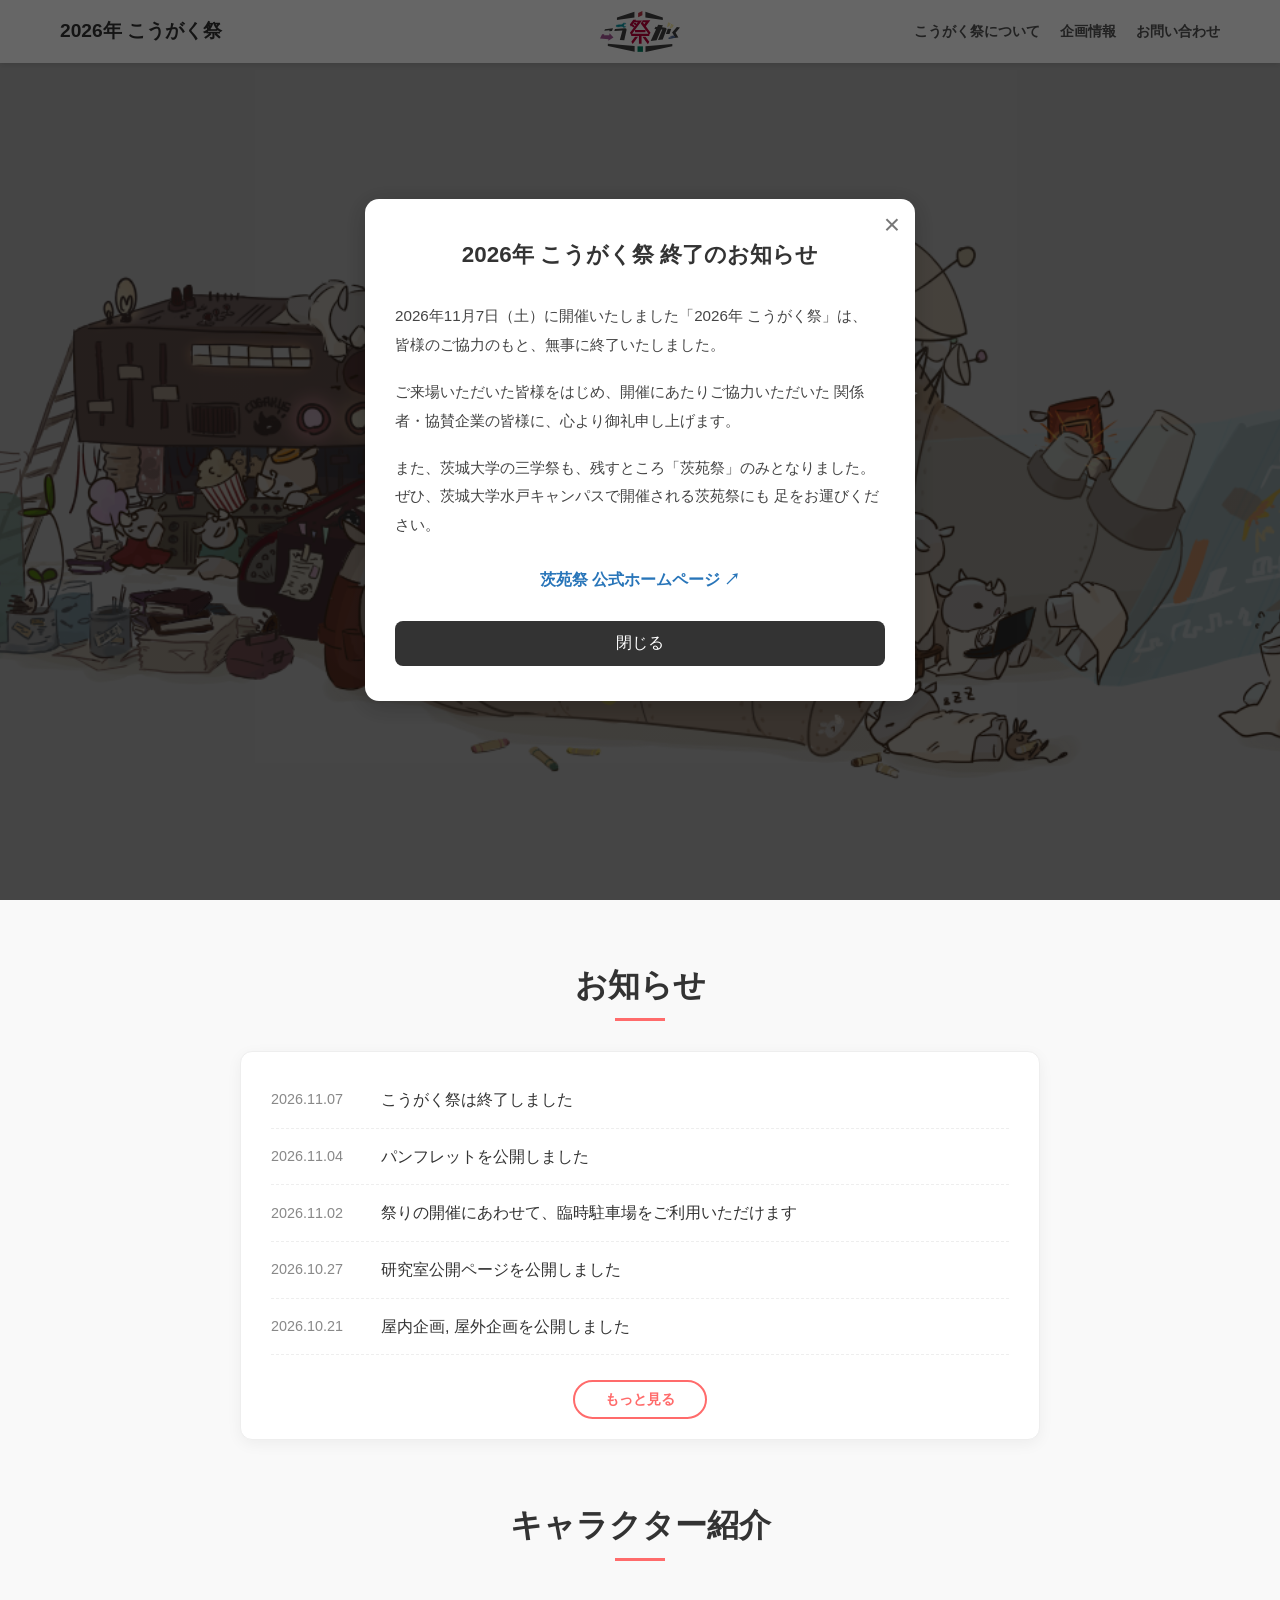
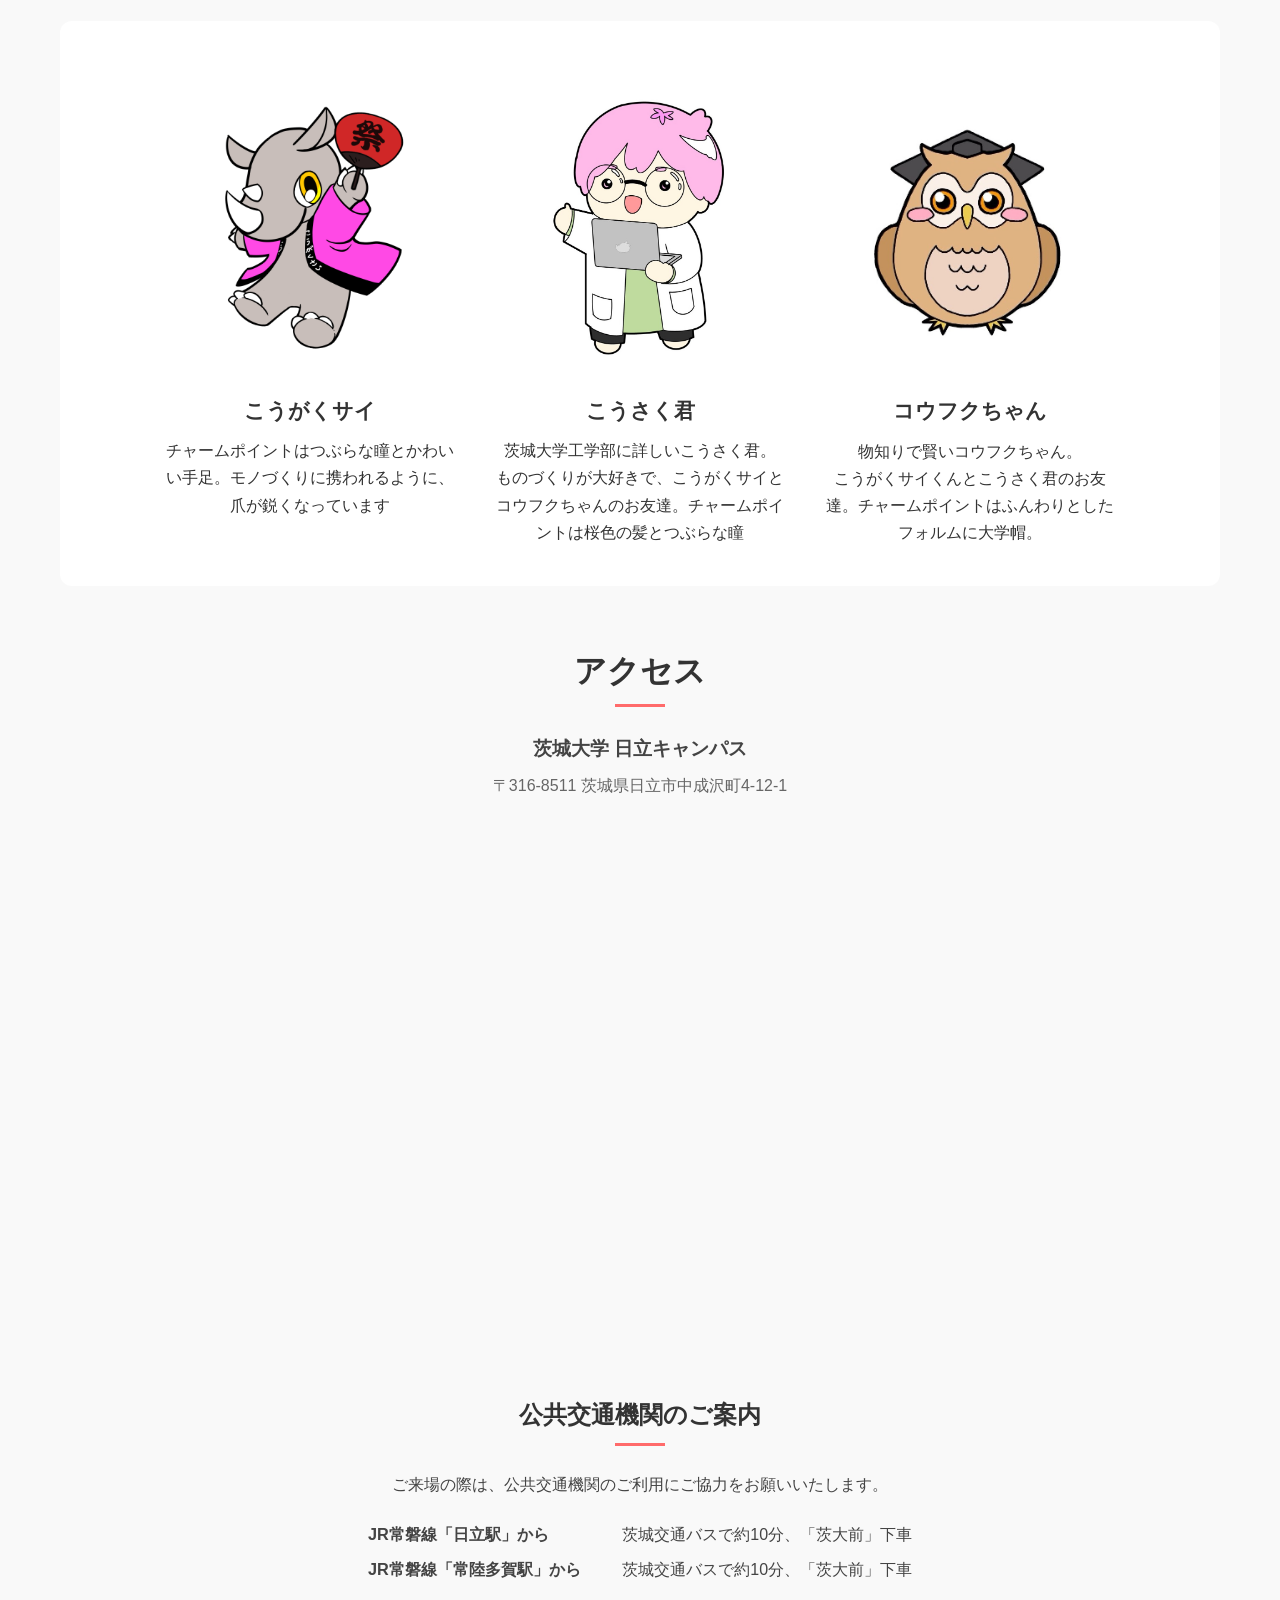
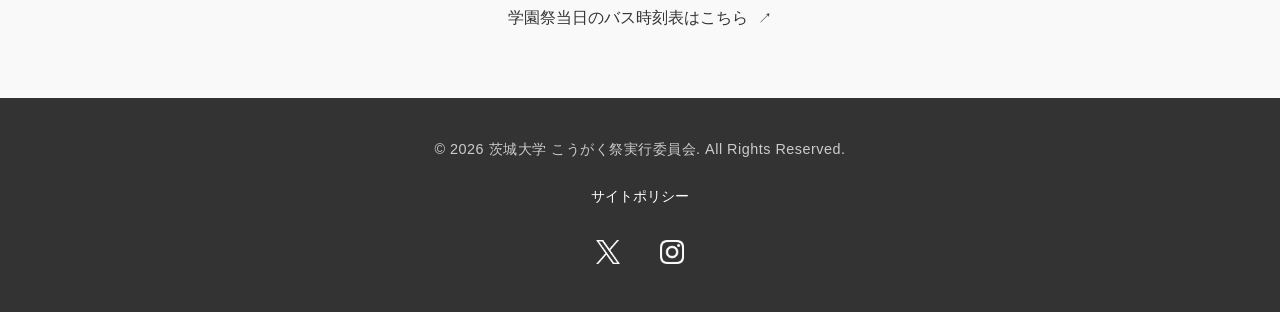
<file: index.html>
<!DOCTYPE html>
<html lang="ja">

<head>
    <meta charset="UTF-8">
    <meta name="viewport" content="width=device-width, initial-scale=1.0">
    <link rel="icon" type="image/svg" href="image/logo.svg">
    <title>2026年 こうがく祭 | 茨城大学日立キャンパス</title>
    <link rel="stylesheet" href="css/base.css">
    <link rel="stylesheet" href="css/layout.css">
    <link rel="stylesheet" href="css/components.css">
    <link rel="stylesheet" href="css/home.css">
    <script src="js/script.js?v=261104"></script>
    <script src="js/menu.js"></script>
    <script src="js/modal.js" defer></script>
</head>

<div id="thanks-modal" class="modal-overlay">
    <div class="modal-content">
        <button class="modal-close" id="modal-close" aria-label="閉じる">
            &times;
        </button>

        <h2>2026年 こうがく祭 終了のお知らせ</h2>

        <p>
            2026年11月7日（土）に開催いたしました「2026年 こうがく祭」は、
            皆様のご協力のもと、無事に終了いたしました。
        </p>

        <p>
            ご来場いただいた皆様をはじめ、開催にあたりご協力いただいた
            関係者・協賛企業の皆様に、心より御礼申し上げます。
        </p>

        <p>
            また、茨城大学の三学祭も、残すところ「茨苑祭」のみとなりました。
            ぜひ、茨城大学水戸キャンパスで開催される茨苑祭にも
            足をお運びください。
        </p>

        <a href="https://www.shiensai-ibadai.com/" target="_blank" rel="noopener noreferrer" class="modal-link">
            茨苑祭 公式ホームページ ↗
        </a>

        <button class="modal-ok" id="modal-ok">閉じる</button>
    </div>
</div>

<body>

    <header>
        <div class="header-container">
            <div class="header-left">
                <span>2026年 こうがく祭</span>
            </div>

            <div class="header-logo">
                <a href="index.html">
                    <img src="image/logo.svg" alt="こうがく祭 ロゴ">
                </a>
            </div>

            <input type="checkbox" id="menu-toggle" class="menu-checkbox">
            <label for="menu-toggle" class="hamburger-btn">
                <span></span>
                <span></span>
                <span></span>
            </label>
            <nav class="header-right">
                <ul class="nav-menu">
                    <li class="menu-item">
                        <a>こうがく祭について</a>
                        <ul class="dropdown">
                            <li><a href="greeting/greeting_dean.html">学部長挨拶</a></li>
                            <li><a href="greeting/greeting_chair.html">委員長挨拶</a></li>
                            <li><a href="sponsors.html">協賛企業一覧</a></li>
                            <li><a href="#news">お知らせ</a></li>
                            <li><a href="#access">アクセス</a></li>
                        </ul>
                    </li>
                    <li class="menu-item">
                        <a>企画情報</a>
                        <ul class="dropdown">
                            <li><a href="events/outdoor.html">屋外企画</a></li>
                            <li><a href="events/indoor.html">屋内企画</a></li>
                            <li><a href="events/laboratories.html">研究室</a></li>
                        </ul>
                    </li>
                    <li class="menu-item">
                        <a href="contact.html">お問い合わせ</a>
                        <ul class="dropdown">
                            <li><a href="contact.html#exhibitor">出展者向け</a></li>
                            <li><a href="contact.html#sponsors">協賛について</a></li>
                            <li><a href="contact.html#others">その他</a></li>
                        </ul>
                    </li>
                </ul>
            </nav>
        </div>
    </header>

    <section class="hero">
        <div class="hero-content">
            <h1>2026年 こうがく祭</h1>
            <p>日時：2026年11月7日(土)</p>
            <p>10:00～16:00</p>
            <p>会場：茨城大学日立キャンパス</p>
        </div>
    </section>

    <main>
        <section id="news" class="content-section" style="scroll-margin-top: 80px;">
            <h2>お知らせ</h2>
            <div class="news-container">
                <ul class="news-list" id="news-list-container">
                </ul>
                <button id="load-more-btn" class="more-btn is-hidden">もっと見る</button>
            </div>
        </section>
    </main>

    <section id="character" class="content-section">
        <h2>キャラクター紹介</h2>
        <div class="character-area">
            <div class="character-container">

                <div class="character-card">
                    <img src="image/kougakusai.png" alt="こうがくサイ">
                    <h3>こうがくサイ</h3>
                    <p>チャームポイントはつぶらな瞳とかわいい手足。モノづくりに携われるように、爪が鋭くなっています</p>
                </div>

                <div class="character-card">
                    <img src="image/kousakukun.jpg" alt="こうさく君">
                    <h3>こうさく君</h3>
                    <p>茨城大学工学部に詳しいこうさく君。</p>
                    <p>ものづくりが大好きで、こうがくサイとコウフクちゃんのお友達。チャームポイントは桜色の髪とつぶらな瞳</p>
                </div>
                <div class="character-card">
                    <img src="image/koufukutyan.jpg" alt="コウフクちゃん">
                    <h3>コウフクちゃん</h3>
                    <p>物知りで賢いコウフクちゃん。</p>
                    <p>こうがくサイくんとこうさく君のお友達。チャームポイントはふんわりとしたフォルムに大学帽。</p>
                </div>
            </div>
        </div>
    </section>

    <section id="access" class="content-section"
        style="position: relative; margin-bottom: 50px; padding-bottom: 15px; text-align: center; scroll-margin-top: 80px;">

        <h2 style="font-size: 2rem; color: #333; margin-bottom: 25px; padding-bottom: 10px;">アクセス</h2>

        <div style="margin-bottom: 30px; line-height: 1.8; color: #444;">
            <p style="font-size: 1.2rem; font-weight: bold; margin-bottom: 5px;">茨城大学 日立キャンパス</p>
            <p style="font-size: 1rem; color: #666;">〒316-8511 茨城県日立市中成沢町4-12-1</p>
        </div>

        <iframe
            src="https://www.google.com/maps/embed?pb=!1m18!1m12!1m3!1d3204.206686679247!2d140.64254480923756!3d36.57323678596733!2m3!1f0!2f0!3f0!3m2!1i1024!2i768!4f13.1!3m3!1m2!1s0x6021805a2b2988af%3A0x1d5ffc0720e05ae9!2z6Iyo5Z-O5aSn5a2mIOaXpeeri-OCreODo-ODs-ODkeOCuQ!5e0!3m2!1sja!2sjp!4v1782354121948!5m2!1sja!2sjp"
            width="800" height="450"
            style="border: 0; border-radius: 12px; display: block; margin: 0 auto; max-width: 100%;" allowfullscreen=""
            loading="lazy" referrerpolicy="no-referrer-when-downgrade">
        </iframe>

        <div style="line-height: 1.8; color: #444; margin-top: 40px;">
            <h2 style="font-size: 1.5rem; color: #333; margin-bottom: 25px; text-align: center; padding-bottom: 10px;">
                公共交通機関のご案内
            </h2>

            <p style="font-size: 1rem; margin: 0; margin-bottom: 20px; text-align: center;">
                ご来場の際は、公共交通機関のご利用にご協力をお願いいたします。
            </p>

            <div style="margin-bottom: 5px; text-align: center;">
                <p style="font-size: 1rem; margin: 0;">
                    <span
                        style="display: inline-block; width: 250px; text-align: left; font-size: 1.02rem; font-weight: bold;">JR常磐線「日立駅」から</span>
                    <span style="display: inline-block; white-space: nowrap;">茨城交通バスで約10分、「茨大前」下車</span>
                </p>
            </div>

            <div style="margin-bottom: 20px; text-align: center;">
                <p style="font-size: 1rem; margin: 0;">
                    <span
                        style="display: inline-block; width: 250px; text-align: left; font-size: 1.02rem; font-weight: bold;">JR常磐線「常陸多賀駅」から</span>
                    <span style="display: inline-block; white-space: nowrap;">茨城交通バスで約10分、「茨大前」下車</span>
                </p>
            </div>

            <div style="text-align: center;">
                <a href="./bus_timetable.html" rel="noopener noreferrer"
                    style="display: inline-block; color: #333; text-decoration: none; font-size: 1rem; line-height: 1.6;"
                    onmouseover="this.style.textDecoration='underline'; this.style.textUnderlineOffset='4px';"
                    onmouseout="this.style.textDecoration='none';">
                    学園祭当日のバス時刻表はこちら
                    <span style="margin-left: 5px; font-size: 0.85em;">↗</span>
                </a>
            </div>

        </div>

        <!-- 後援 -->
        <section id="sponsor-support" class="content-section"
            style="text-align: center; margin-bottom: 40px; padding-top: 10px; display: none;">

            <h2 style="font-size: 1.5rem; color: #333; margin-bottom: 20px; padding-bottom: 10px;">
                後援
            </h2>

            <p style="font-size: 1rem; color: black; line-height: 2; margin: 0 auto; max-width: 900px;">
                <span style="white-space: nowrap;">日立市</span>・
                <span style="white-space: nowrap;">日立市教育委員会</span>・
                <span style="white-space: nowrap;">日立観光物産協会</span>・
                <span style="white-space: nowrap;">多賀工業会</span>・
                <span style="white-space: nowrap;">茨城新聞社</span>

            </p>

        </section>

    </section>

    <footer>
        <div class="footer-container">
            <p class="copyright">&copy; 2026 茨城大学 こうがく祭実行委員会. All Rights Reserved.</p>

            <div class="footer-links">
                <a href="site-policy.html">サイトポリシー</a>
            </div>

            <div class="footer-sns">
                <a href="https://x.com/kougakufes" target="_blank" rel="noopener noreferrer" class="sns-icon-link">
                    <img src="image/x-logo.png" alt="X公式ロゴ" class="sns-icon">
                </a>

                <a href="https://instagram.com/kougakufes" target="_blank" rel="noopener noreferrer"
                    class="sns-icon-link">
                    <img src="image/insta-logo.png" alt="Instagram公式ロゴ" class="sns-icon">
                </a>
            </div>
        </div>
    </footer>


</body>

</html>
</file>
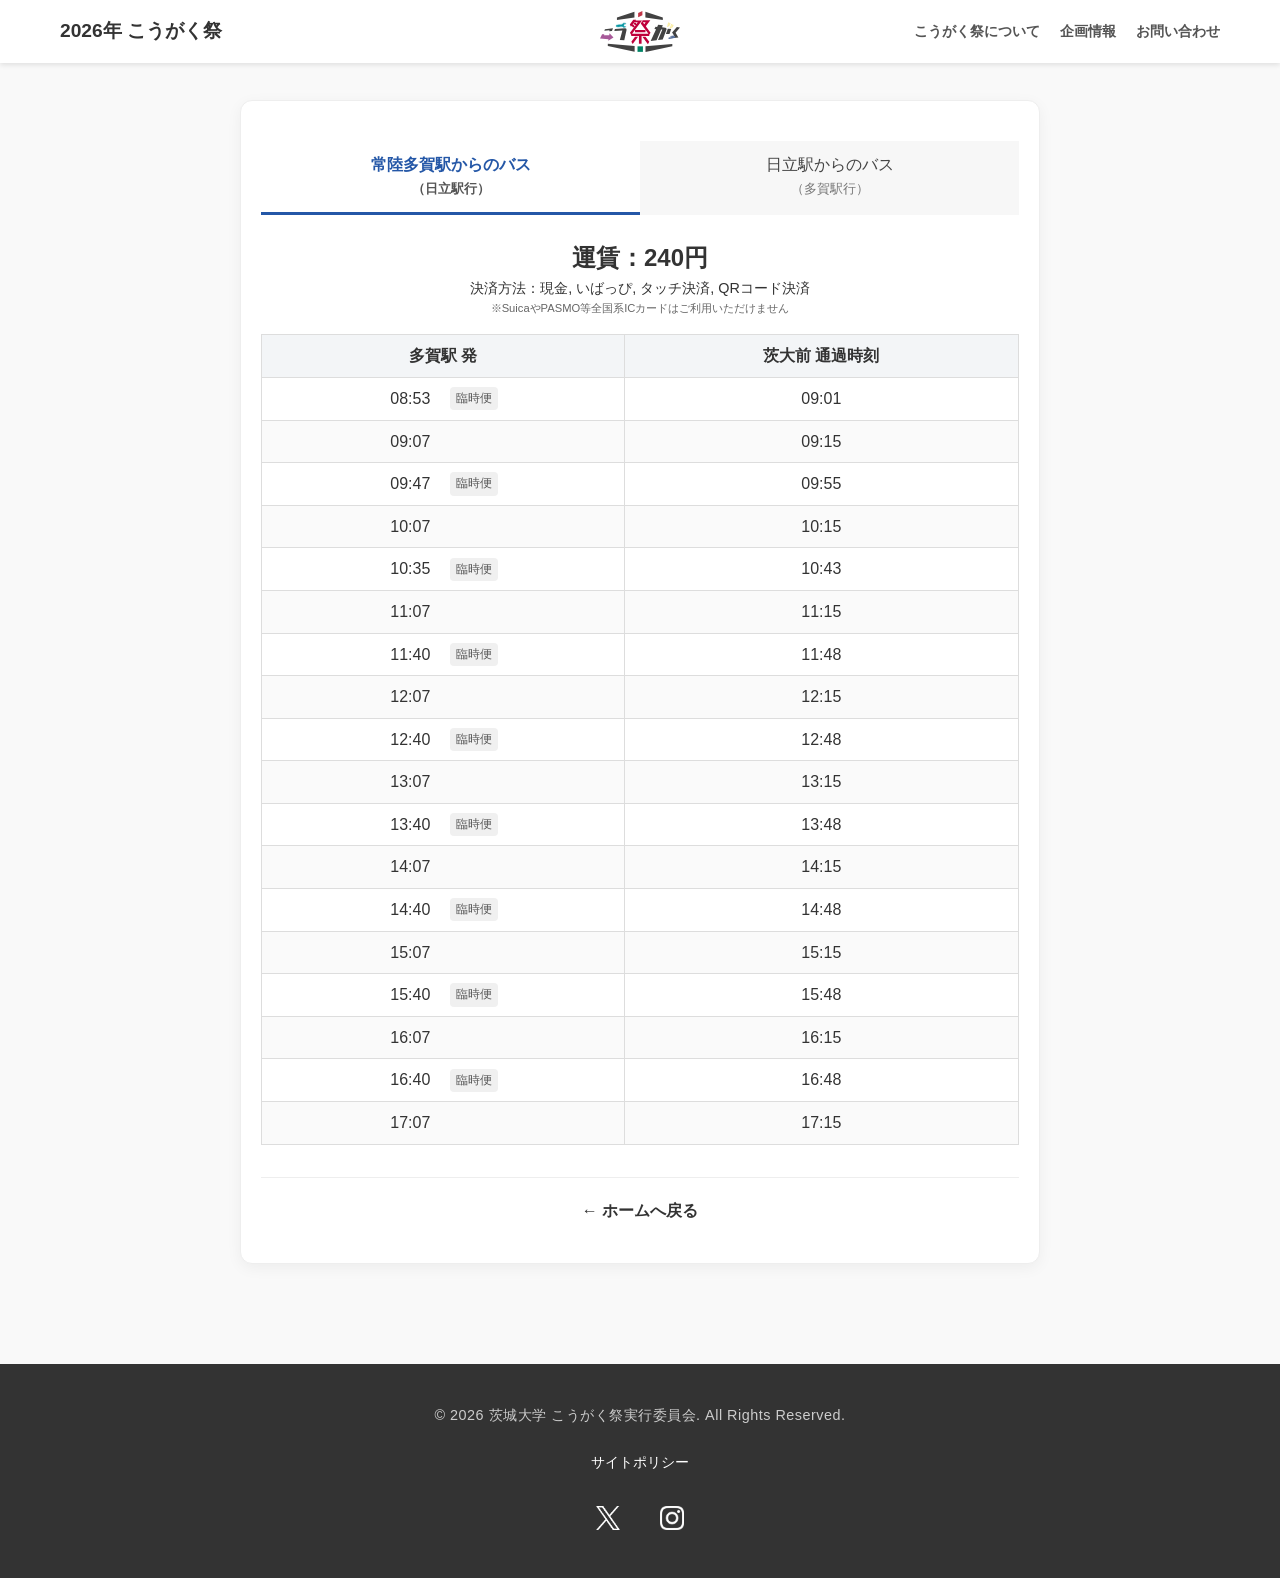
<file: bus_timetable.html>
<!DOCTYPE html>
<html lang="ja">

<head>
    <meta charset="UTF-8">
    <meta name="viewport" content="width=device-width, initial-scale=1.0">
    <link rel="icon" type="image/svg" href="image/logo.svg">
    <title>バス時刻表 - 2026年 こうがく祭</title>
    <link rel="stylesheet" href="css/base.css">
    <link rel="stylesheet" href="css/layout.css">
    <link rel="stylesheet" href="css/components.css">
    <link rel="stylesheet" href="css/bus_timetable.css">
    <script src="js/bus_timetable.js"></script>
</head>

<body>
    <header>
        <div class="header-container">
            <div class="header-left">
                <span>2026年 こうがく祭</span>
            </div>

            <div class="header-logo">
                <a href="index.html">
                    <img src="image/logo.svg" alt="こうがく祭 ロゴ">
                </a>
            </div>

            <input type="checkbox" id="menu-toggle" class="menu-checkbox">
            <label for="menu-toggle" class="hamburger-btn">
                <span></span>
                <span></span>
                <span></span>
            </label>
            <nav class="header-right">
                <ul class="nav-menu">
                    <li class="menu-item">
                        <a>こうがく祭について</a>
                        <ul class="dropdown">
                            <li><a href="greeting/greeting_dean.html">学部長挨拶</a></li>
                            <li><a href="greeting/greeting_chair.html">委員長挨拶</a></li>
                            <li><a href="sponsors.html">協賛企業一覧</a></li>
                            <li><a href="index.html#news">お知らせ</a></li>
                            <li><a href="index.html#access">アクセス</a></li>
                        </ul>
                    </li>
                    <li class="menu-item">
                        <a>企画情報</a>
                        <ul class="dropdown">
                            <li><a href="events/outdoor.html">屋外企画</a></li>
                            <li><a href="events/indoor.html">屋内企画</a></li>
                            <li><a href="events/laboratories.html">研究室</a></li>
                        </ul>
                    </li>
                    <li class="menu-item">
                        <a href="contact.html">お問い合わせ</a>
                        <ul class="dropdown">
                            <li><a href="contact.html#exhibitor">出展者向け</a></li>
                            <li><a href="contact.html#sponsors">協賛について</a></li>
                            <li><a href="contact.html#others">その他</a></li>
                        </ul>
                    </li>
                </ul>
            </nav>
        </div>
    </header>

    <main
        style="padding: 100px 20px; min-height: 70vh; display: flex; align-items: flex-start; justify-content: center; background-color: #f9f9f9; box-sizing: border-box;">

        <!-- 中央の白いコンテナ -->
        <div style="max-width: 800px; width: 100%; margin: 0 auto; text-align: center; padding: 40px 20px;
            box-sizing: border-box; background: #fff; border-radius: 12px; border: 1px solid #eee;
            box-shadow: 0 4px 15px rgba(0, 0, 0, 0.05);">
            <!-- 切り替えボタン -->
            <div class="bus-tabs">
                <button class="bus-tab active" onclick="showBus('taga', this)">
                    <span>常陸多賀駅からのバス</span>
                    <small>（日立駅行）</small>
                </button>

                <button class="bus-tab" onclick="showBus('hitachi', this)">
                    <span>日立駅からのバス</span>
                    <small>（多賀駅行）</small>
                </button>
            </div>

            <!-- 多賀駅発 -->
            <section id="taga" class="bus-timetable">
                <h2>運賃：240円</h2>
                <p class="bus-fare" style="font-size: 0.9rem;">決済方法：現金, いばっぴ, タッチ決済, QRコード決済</p>
                <p class="bus-fare" style="font-size: 0.7rem; color: #666666;">※SuicaやPASMO等全国系ICカードはご利用いただけません</p>
                <div class="bus-table-wrapper">
                    <table class="bus-table">
                        <thead>
                            <tr>
                                <th scope="col">多賀駅 発</th>
                                <th scope="col">茨大前 通過時刻</th>
                            </tr>
                        </thead>

                        <tbody>
                            <tr>
                                <td><span class="bus-time"><span>08:53</span><span class="bus-badge">臨時便</span></span>
                                </td>
                                <td>09:01</td>
                            </tr>
                            <tr>
                                <td><span class="bus-time"><span>09:07</span></span></td>
                                <td>09:15</td>
                            </tr>
                            <tr>
                                <td><span class="bus-time"><span>09:47</span><span class="bus-badge">臨時便</span></span>
                                </td>
                                <td>09:55</td>
                            </tr>
                            <tr>
                                <td><span class="bus-time"><span>10:07</span></span></td>
                                <td>10:15</td>
                            </tr>
                            <tr>
                                <td><span class="bus-time"><span>10:35</span><span class="bus-badge">臨時便</span></span>
                                </td>
                                <td>10:43</td>
                            </tr>
                            <tr>
                                <td><span class="bus-time"><span>11:07</span></span></td>
                                <td>11:15</td>
                            </tr>
                            <tr>
                                <td><span class="bus-time"><span>11:40</span><span class="bus-badge">臨時便</span></span>
                                </td>
                                <td>11:48</td>
                            </tr>
                            <tr>
                                <td><span class="bus-time"><span>12:07</span></span></td>
                                <td>12:15</td>
                            </tr>
                            <tr>
                                <td><span class="bus-time"><span>12:40</span><span class="bus-badge">臨時便</span></span>
                                </td>
                                <td>12:48</td>
                            </tr>
                            <tr>
                                <td><span class="bus-time"><span>13:07</span></span></td>
                                <td>13:15</td>
                            </tr>
                            <tr>
                                <td><span class="bus-time"><span>13:40</span><span class="bus-badge">臨時便</span></span>
                                </td>
                                <td>13:48</td>
                            </tr>
                            <tr>
                                <td><span class="bus-time"><span>14:07</span></span></td>
                                <td>14:15</td>
                            </tr>
                            <tr>
                                <td><span class="bus-time"><span>14:40</span><span class="bus-badge">臨時便</span></span>
                                </td>
                                <td>14:48</td>
                            </tr>
                            <tr>
                                <td><span class="bus-time"><span>15:07</span></span></td>
                                <td>15:15</td>
                            </tr>
                            <tr>
                                <td><span class="bus-time"><span>15:40</span><span class="bus-badge">臨時便</span></span>
                                </td>
                                <td>15:48</td>
                            </tr>
                            <tr>
                                <td><span class="bus-time"><span>16:07</span></span></td>
                                <td>16:15</td>
                            </tr>
                            <tr>
                                <td><span class="bus-time"><span>16:40</span><span class="bus-badge">臨時便</span></span>
                                </td>
                                <td>16:48</td>
                            </tr>
                            <tr>
                                <td><span class="bus-time"><span>17:07</span></span></td>
                                <td>17:15</td>
                            </tr>
                        </tbody>

                    </table>
                </div>
            </section>

            <!-- 日立駅発 -->
            <section id="hitachi" class="bus-timetable" hidden>
                <h2>運賃：290円</h2>
                <p class="bus-fare" style="font-size: 0.9rem;">決済方法：現金, いばっぴ, タッチ決済, QRコード決済</p>
                <p class="bus-fare" style="font-size: 0.7rem; color: #666666;">※SuicaやPASMO等全国系ICカードはご利用いただけません</p>
                <p class="bus-fare"></p>


                <div class="bus-table-wrapper">
                    <table class="bus-table">
                        <thead>
                            <tr>
                                <th scope="col">日立駅 発</th>
                                <th scope="col">茨大前 通過時刻</th>
                            </tr>
                        </thead>

                        <tbody>
                            <tr>
                                <td><span class="bus-time"><span>09:05</span><span class="bus-badge">臨時便</span></span>
                                </td>
                                <td>09:14</td>
                            </tr>
                            <tr>
                                <td><span class="bus-time"><span>09:25</span><span class="bus-badge">臨時便</span></span>
                                </td>
                                <td>09:34</td>
                            </tr>
                            <tr>
                                <td><span class="bus-time"><span>09:50</span></span></td>
                                <td>09:59</td>
                            </tr>
                            <tr>
                                <td><span class="bus-time"><span>10:30</span><span class="bus-badge">臨時便</span></span>
                                </td>
                                <td>10:39</td>
                            </tr>
                            <tr>
                                <td><span class="bus-time"><span>10:50</span></span></td>
                                <td>10:59</td>
                            </tr>
                            <tr>
                                <td><span class="bus-time"><span>11:30</span><span class="bus-badge">臨時便</span></span>
                                </td>
                                <td>11:39</td>
                            </tr>
                            <tr>
                                <td><span class="bus-time"><span>11:50</span></span></td>
                                <td>11:59</td>
                            </tr>
                            <tr>
                                <td><span class="bus-time"><span>12:30</span><span class="bus-badge">臨時便</span></span>
                                </td>
                                <td>12:39</td>
                            </tr>
                            <tr>
                                <td><span class="bus-time"><span>12:50</span></span></td>
                                <td>12:59</td>
                            </tr>
                            <tr>
                                <td><span class="bus-time"><span>13:30</span><span class="bus-badge">臨時便</span></span>
                                </td>
                                <td>13:39</td>
                            </tr>
                            <tr>
                                <td><span class="bus-time"><span>13:50</span></span></td>
                                <td>13:59</td>
                            </tr>
                            <tr>
                                <td><span class="bus-time"><span>14:30</span><span class="bus-badge">臨時便</span></span>
                                </td>
                                <td>14:39</td>
                            </tr>
                            <tr>
                                <td><span class="bus-time"><span>14:50</span></span></td>
                                <td>14:59</td>
                            </tr>
                            <tr>
                                <td><span class="bus-time"><span>15:30</span><span class="bus-badge">臨時便</span></span>
                                </td>
                                <td>15:39</td>
                            </tr>
                            <tr>
                                <td><span class="bus-time"><span>15:50</span></span></td>
                                <td>15:59</td>
                            </tr>
                            <tr>
                                <td><span class="bus-time"><span>16:30</span><span class="bus-badge">臨時便</span></span>
                                </td>
                                <td>16:39</td>
                            </tr>
                            <tr>
                                <td><span class="bus-time"><span>16:50</span></span></td>
                                <td>16:59</td>
                            </tr>
                        </tbody>

                    </table>
                </div>
            </section>
            <div class="back-home-wrap" style="padding-top: 20px; border-top: 1px solid #eee; text-align: center;">
                <a href="./index.html" class="back-home-link"
                    style="text-decoration: none; font-weight: bold; color: inherit; font-size: 1rem;">
                    ← ホームへ戻る
                </a>
            </div>
        </div>
    </main>
    <footer>
        <div class="footer-container">
            <p class="copyright">&copy; 2026 茨城大学 こうがく祭実行委員会. All Rights Reserved.</p>

            <div class="footer-links">
                <a href="site-policy.html">サイトポリシー</a>
            </div>

            <div class="footer-sns">
                <a href="https://x.com/kougakufes" target="_blank" rel="noopener noreferrer" class="sns-icon-link">
                    <img src="image/x-logo.png" alt="X公式ロゴ" class="sns-icon">
                </a>

                <a href="https://instagram.com/kougakufes" target="_blank" rel="noopener noreferrer"
                    class="sns-icon-link">
                    <img src="image/insta-logo.png" alt="Instagram公式ロゴ" class="sns-icon">
                </a>
            </div>
        </div>
    </footer>
</body>

</html>
</file>
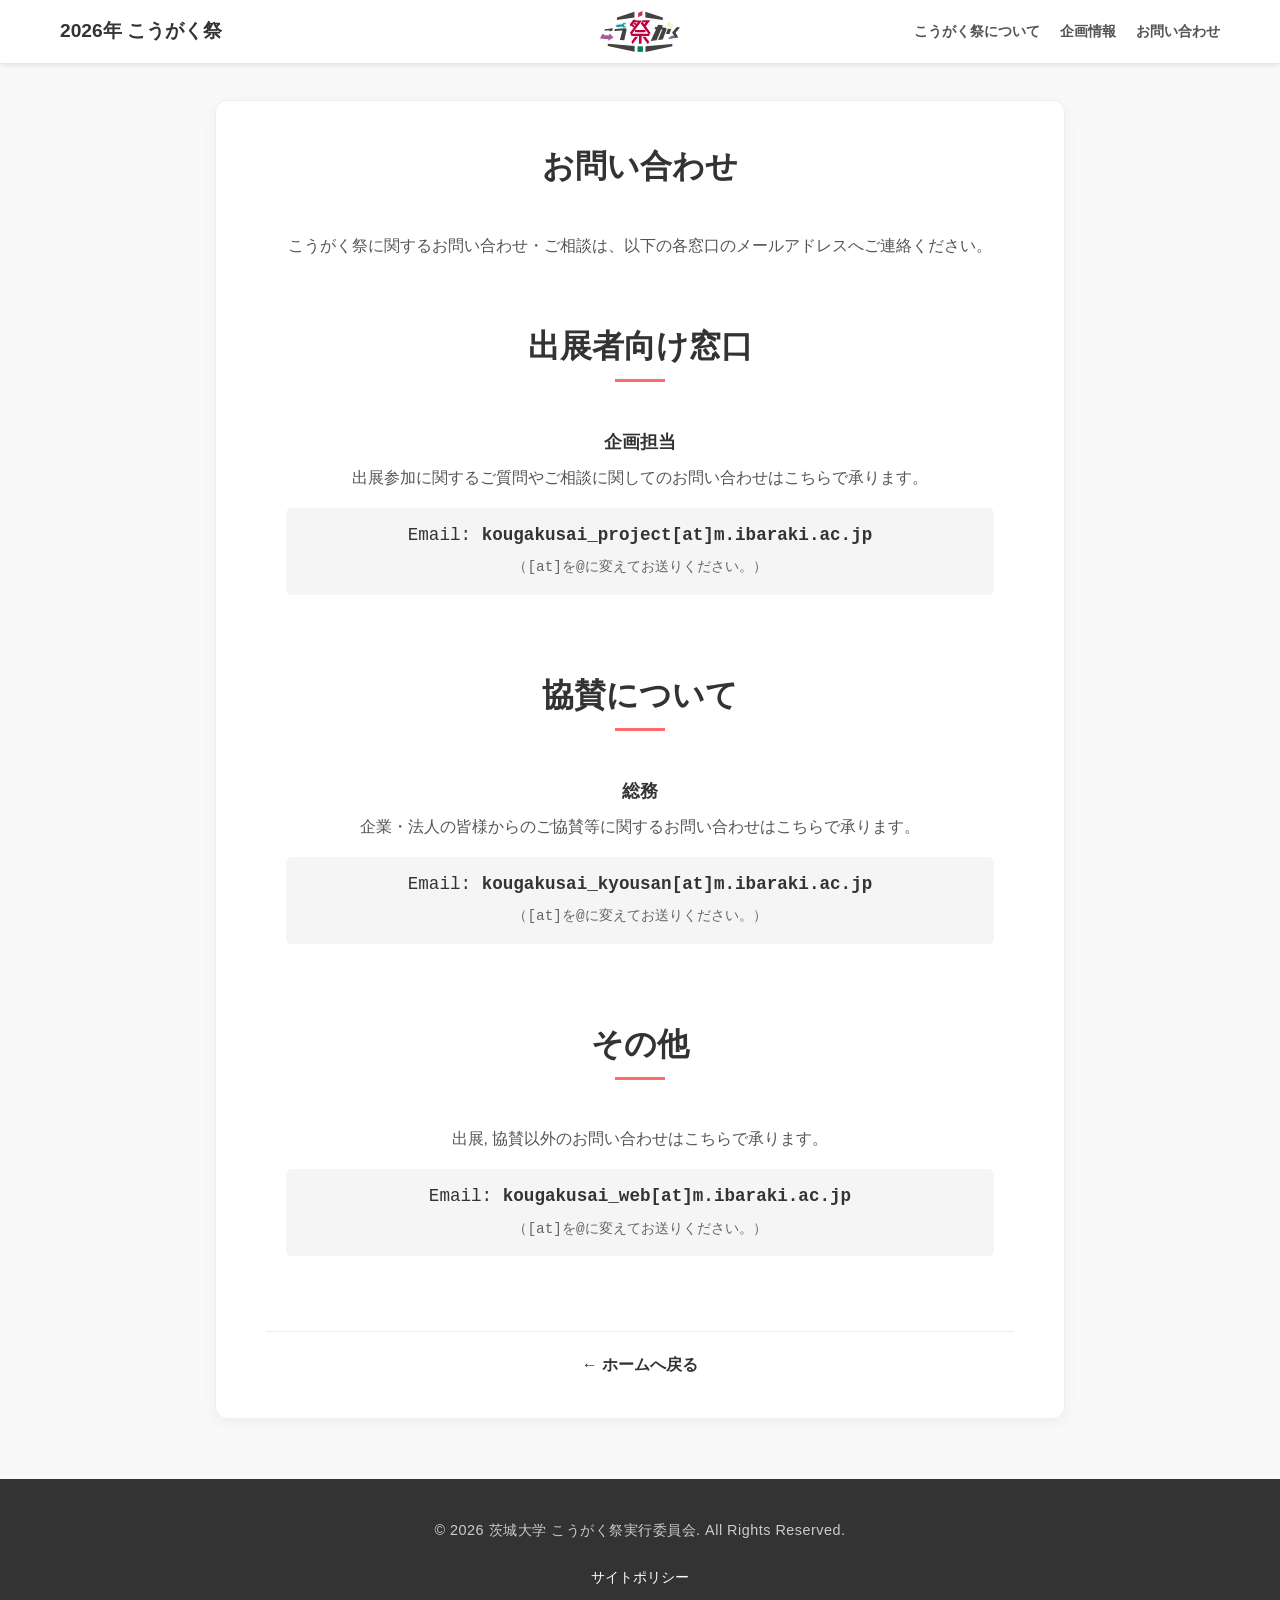
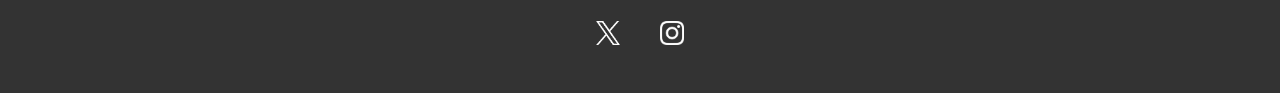
<file: contact.html>
<!DOCTYPE html>
<html lang="ja">

<head>
    <meta charset="UTF-8">
    <meta name="viewport" content="width=device-width, initial-scale=1.0">
    <link rel="icon" type="image/svg" href="image/logo.svg">
    <title>お問い合わせ - 2026年 こうがく祭</title>
    <link rel="stylesheet" href="css/base.css">
    <link rel="stylesheet" href="css/layout.css">
    <link rel="stylesheet" href="css/components.css">
    <link rel="stylesheet" href="css/home.css">
    <link rel="stylesheet" href="css/contact.css">
    <script src="js/menu.js"></script>
</head>

<body>

    <header>
        <div class="header-container">
            <div class="header-left">
                <span>2026年 こうがく祭</span>
            </div>

            <div class="header-logo">
                <a href="index.html">
                    <img src="image/logo.svg" alt="こうがく祭 ロゴ">
                </a>
            </div>

            <input type="checkbox" id="menu-toggle" class="menu-checkbox">
            <label for="menu-toggle" class="hamburger-btn">
                <span></span>
                <span></span>
                <span></span>
            </label>
            <nav class="header-right">
                <ul class="nav-menu">
                    <li class="menu-item">
                        <a>こうがく祭について</a>
                        <ul class="dropdown">
                            <li><a href="greeting/greeting_dean.html">学部長挨拶</a></li>
                            <li><a href="greeting/greeting_chair.html">委員長挨拶</a></li>
                            <li><a href="sponsors.html">協賛企業一覧</a></li>
                            <li><a href="index.html#news">お知らせ</a></li>
                            <li><a href="index.html#access">アクセス</a></li>
                        </ul>
                    </li>
                    <li class="menu-item">
                        <a>企画情報</a>
                        <ul class="dropdown">
                            <li><a href="events/outdoor.html">屋外企画</a></li>
                            <li><a href="events/indoor.html">屋内企画</a></li>
                            <li><a href="events/laboratories.html">研究室</a></li>
                        </ul>
                    </li>
                    <li class="menu-item">
                        <a href="contact.html">お問い合わせ</a>
                        <ul class="dropdown">
                            <li><a href="contact.html#exhibitor">出展者向け</a></li>
                            <li><a href="contact.html#sponsors">協賛について</a></li>
                            <li><a href="contact.html#others">その他</a></li>
                        </ul>
                    </li>
                </ul>
            </nav>
        </div>
    </header>

    <main class="contact-main">

        <div class="news-container contact-container">

            <h1 class="contact-title">お問い合わせ</h1>

            <p class="contact-lead">
                こうがく祭に関するお問い合わせ・ご相談は、以下の各窓口のメールアドレスへご連絡ください。
            </p>

            <section id="exhibitor" class="content-section contact-section">
                <h2>出展者向け窓口</h2>
                <div class="contact-block">
                    <p class="contact-sub-label">企画担当</p>
                    <p class="contact-text">出展参加に関するご質問やご相談に関してのお問い合わせはこちらで承ります。</p>
                    <div class="email-box">
                        Email: <span class="contact-email">kougakusai_project[at]m.ibaraki.ac.jp</span><br>
                        <span class="email-note">（[at]を@に変えてお送りください。）</span>
                    </div>
                </div>
            </section>

            <section id="sponsors" class="content-section contact-section">
                <h2>協賛について</h2>
                <div class="contact-block">
                    <p class="contact-sub-label">総務</p>
                    <p class="contact-text">企業・法人の皆様からのご協賛等に関するお問い合わせはこちらで承ります。</p>
                    <div class="email-box">
                        Email: <span class="contact-email">kougakusai_kyousan[at]m.ibaraki.ac.jp</span><br>
                        <span class="email-note">（[at]を@に変えてお送りください。）</span>
                    </div>
                </div>
            </section>

            <section id="others" class="content-section contact-section">
                <h2>その他</h2>
                <div class="contact-block">
                    <p class="contact-text">出展, 協賛以外のお問い合わせはこちらで承ります。</p>
                    <div class="email-box">
                        Email: <span class="contact-email">kougakusai_web[at]m.ibaraki.ac.jp</span><br>
                        <span class="email-note">（[at]を@に変えてお送りください。）</span>
                    </div>
                </div>
            </section>

            <div class="back-home-area">
                <a href="index.html" class="back-home-btn">← ホームへ戻る</a>
            </div>
        </div>
    </main>

    <footer>
        <div class="footer-container">
            <p class="copyright">&copy; 2026 茨城大学 こうがく祭実行委員会. All Rights Reserved.</p>

            <div class="footer-links">
                <a href="site-policy.html">サイトポリシー</a>
            </div>

            <div class="footer-sns">
                <a href="https://x.com/kougakufes" target="_blank" rel="noopener noreferrer" class="sns-icon-link">
                    <img src="image/x-logo.png" alt="X公式ロゴ" class="sns-icon">
                </a>

                <a href="https://instagram.com/kougakufes" target="_blank" rel="noopener noreferrer"
                    class="sns-icon-link">
                    <img src="image/insta-logo.png" alt="Instagram公式ロゴ" class="sns-icon">
                </a>
            </div>
        </div>
    </footer>

</body>

</html>
</file>
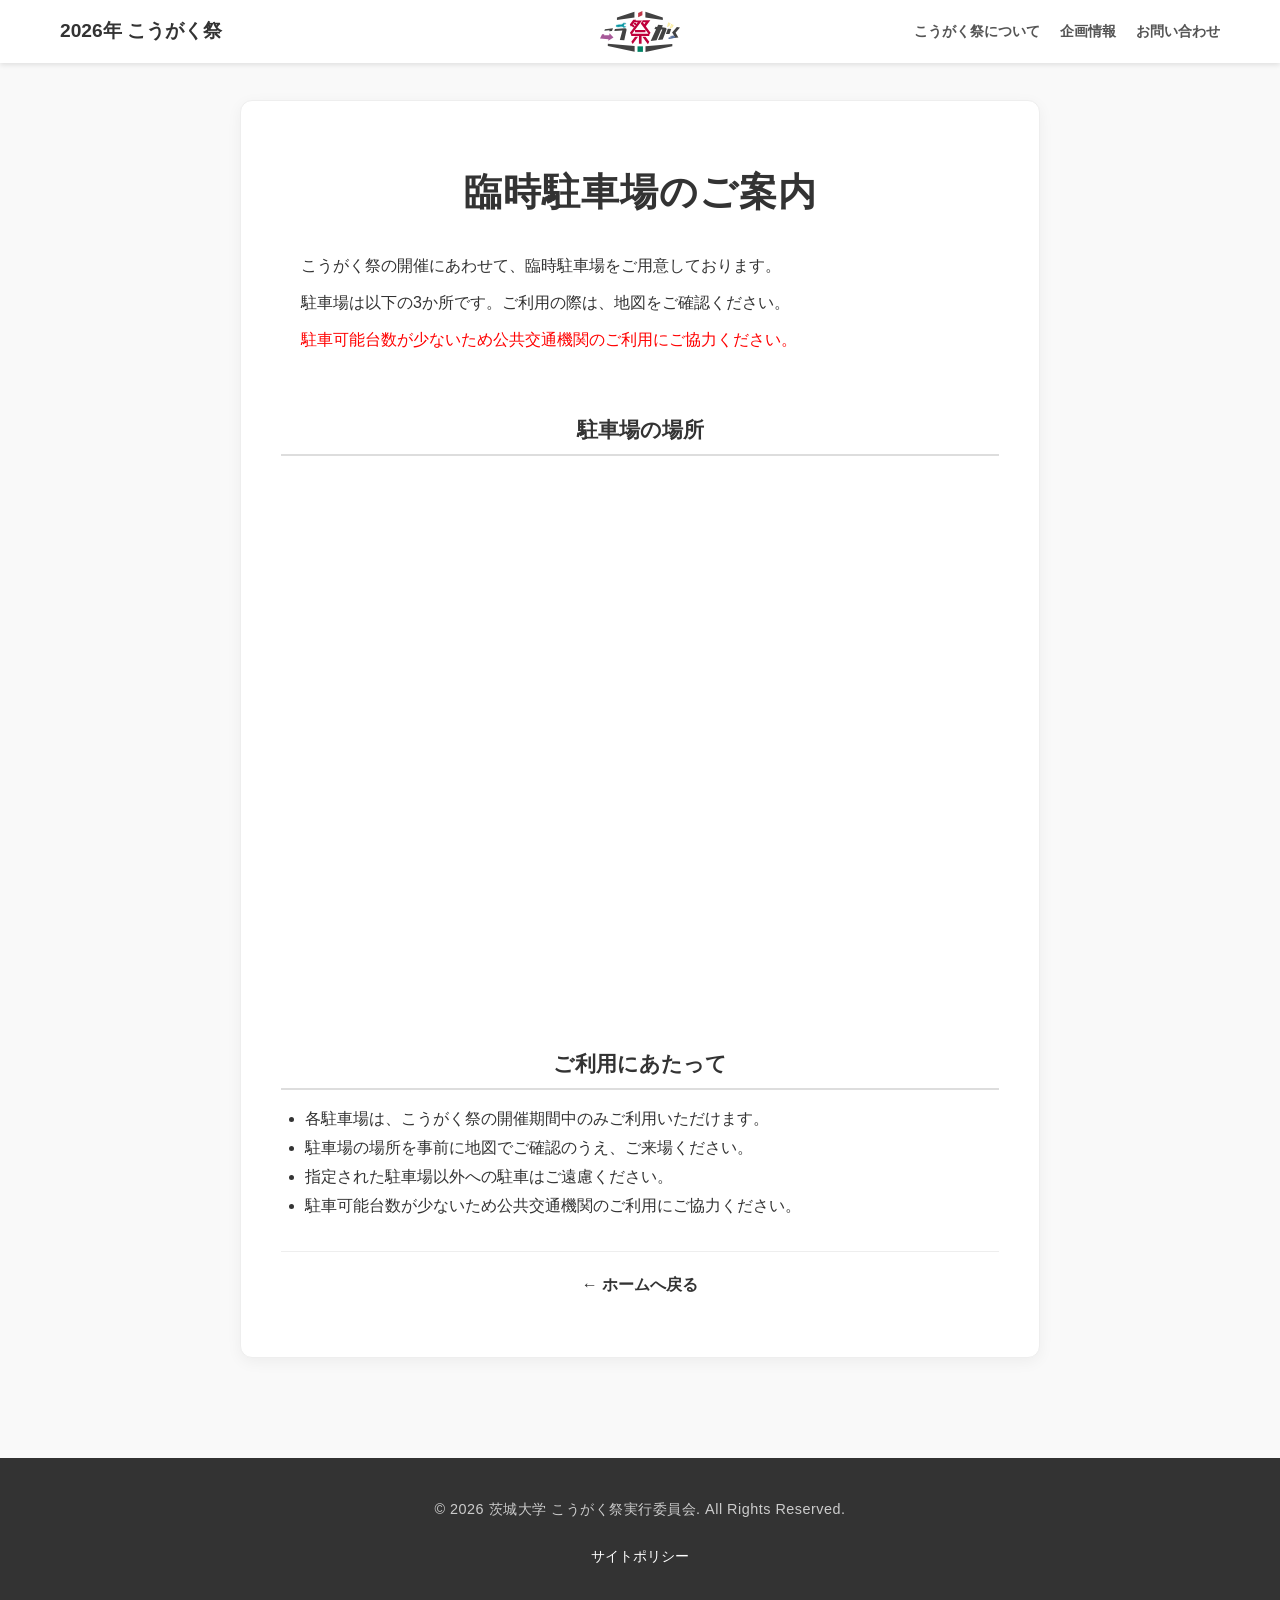
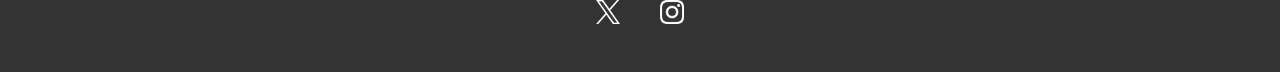
<file: parking.html>
<!DOCTYPE html>
<html lang="ja">

<head>
    <meta charset="UTF-8">
    <meta name="viewport" content="width=device-width, initial-scale=1.0">
    <link rel="icon" type="image/svg" href="image/logo.svg">
    <title>駐車場情報 - 2026年 こうがく祭</title>
    <link rel="stylesheet" href="css/base.css">
    <link rel="stylesheet" href="css/layout.css">
    <link rel="stylesheet" href="css/components.css">
    <link rel="stylesheet" href="css/coming_soon.css">
</head>

<body>
    <header>
        <div class="header-container">
            <div class="header-left">
                <span>2026年 こうがく祭</span>
            </div>

            <div class="header-logo">
                <a href="index.html">
                    <img src="image/logo.svg" alt="こうがく祭 ロゴ">
                </a>
            </div>

            <input type="checkbox" id="menu-toggle" class="menu-checkbox">
            <label for="menu-toggle" class="hamburger-btn">
                <span></span>
                <span></span>
                <span></span>
            </label>
            <nav class="header-right">
                <ul class="nav-menu">
                    <li class="menu-item">
                        <a>こうがく祭について</a>
                        <ul class="dropdown">
                            <li><a href="greeting/greeting_dean.html">学部長挨拶</a></li>
                            <li><a href="greeting/greeting_chair.html">委員長挨拶</a></li>
                            <li><a href="sponsors.html">協賛企業一覧</a></li>
                            <li><a href="index.html#news">お知らせ</a></li>
                            <li><a href="index.html#access">アクセス</a></li>
                        </ul>
                    </li>
                    <li class="menu-item">
                        <a>企画情報</a>
                        <ul class="dropdown">
                            <li><a href="events/outdoor.html">屋外企画</a></li>
                            <li><a href="events/indoor.html">屋内企画</a></li>
                            <li><a href="events/laboratories.html">研究室</a></li>
                        </ul>
                    </li>
                    <li class="menu-item">
                        <a href="contact.html">お問い合わせ</a>
                        <ul class="dropdown">
                            <li><a href="contact.html#exhibitor">出展者向け</a></li>
                            <li><a href="contact.html#sponsors">協賛について</a></li>
                            <li><a href="contact.html#others">その他</a></li>
                        </ul>
                    </li>
                </ul>
            </nav>
        </div>
    </header>

    <main class="coming-soon-main">
        <div class="news-container">


            <!-- タイトル -->
            <h2
                style="font-size: clamp(1.8rem, 5.5vw, 2.4rem); letter-spacing: 1px; color: #333; margin: 0 0 10px; text-align: center;">
                臨時駐車場のご案内
            </h2>
            <!-- 駐車場案内 -->
            <div
                style="font-size: 1rem;border-radius: 12px; padding: 20px; margin-bottom: 30px; box-sizing: border-box; text-align: left;">
                <p style="margin: 0; line-height: 1.8; margin-bottom: 0.5rem;">
                    こうがく祭の開催にあわせて、臨時駐車場をご用意しております。
                </p>
                <p style="margin: 0; line-height: 1.8; margin-bottom: 0.5rem;">
                    駐車場は以下の3か所です。ご利用の際は、地図をご確認ください。
                </p>
                <p style="margin: 0; line-height: 1.8; color: red; margin-bottom: 0.5rem;">
                    駐車可能台数が少ないため公共交通機関のご利用にご協力ください。
                </p>

            </div>

            <!-- 駐車場マップ -->
            <h3
                style="font-size: 1.3rem; color: #333; margin: 0 0 15px; padding-bottom: 8px; border-bottom: 2px solid #ddd;">
                駐車場の場所
            </h3>

            <div style="width: 100%; aspect-ratio: 4 / 3; margin-bottom: 30px;">
                <iframe
                    src="https://www.google.com/maps/d/u/2/embed?mid=1W7b9Not-3dM0Cw5zqXVhDFoFOEyJR3Q&ehbc=2E312F&noprof=1"
                    style="width: 100%; height: 100%; border: 0;" loading="lazy" allowfullscreen>
                </iframe>
            </div>

            <!-- 注意事項 -->
            <h3
                style="font-size: 1.3rem; color: #333; margin: 0 0 15px; padding-bottom: 8px; border-bottom: 2px solid #ddd;">
                ご利用にあたって
            </h3>

            <ul style="font-size: 1rem; padding-left: 1.5em; margin: 0 0 30px; line-height: 1.8; text-align: left;">
                <li>各駐車場は、こうがく祭の開催期間中のみご利用いただけます。</li>
                <li>駐車場の場所を事前に地図でご確認のうえ、ご来場ください。</li>
                <li>指定された駐車場以外への駐車はご遠慮ください。</li>
                <li>駐車可能台数が少ないため公共交通機関のご利用にご協力ください。</li>
            </ul>

            <div class="back-home-wrap" style="padding-top: 20px; border-top: 1px solid #eee; text-align: center;">
                <a href="./index.html" class="back-home-link"
                    style="text-decoration: none; font-weight: bold; color: inherit; font-size: 1rem;">
                    ← ホームへ戻る
                </a>
            </div>
        </div>
    </main>

    <footer>
        <div class="footer-container">
            <p class="copyright">&copy; 2026 茨城大学 こうがく祭実行委員会. All Rights Reserved.</p>

            <div class="footer-links">
                <a href="site-policy.html">サイトポリシー</a>
            </div>

            <div class="footer-sns">
                <a href="https://x.com/kougakufes" target="_blank" rel="noopener noreferrer" class="sns-icon-link">
                    <img src="image/x-logo.png" alt="X公式ロゴ" class="sns-icon">
                </a>

                <a href="https://instagram.com/kougakufes" target="_blank" rel="noopener noreferrer"
                    class="sns-icon-link">
                    <img src="image/insta-logo.png" alt="Instagram公式ロゴ" class="sns-icon">
                </a>
            </div>
        </div>
    </footer>
</body>

</html>
</file>
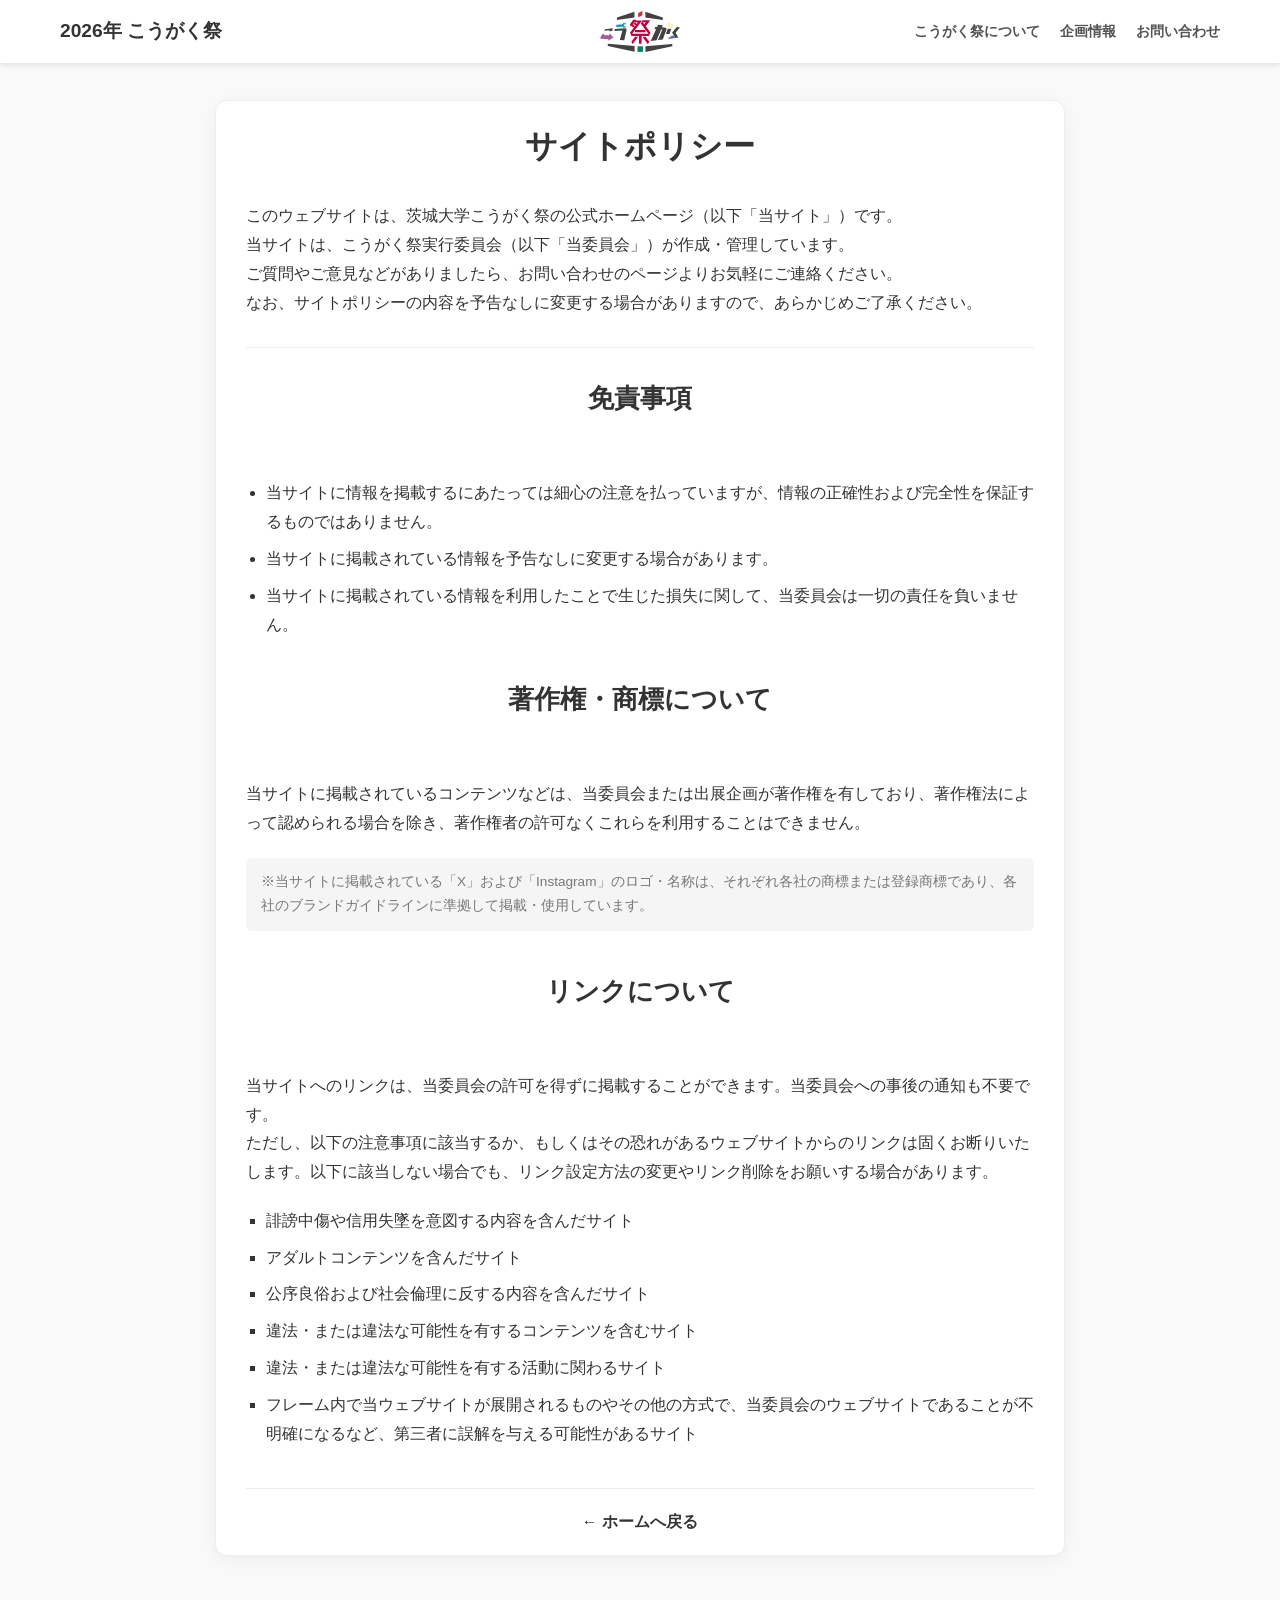
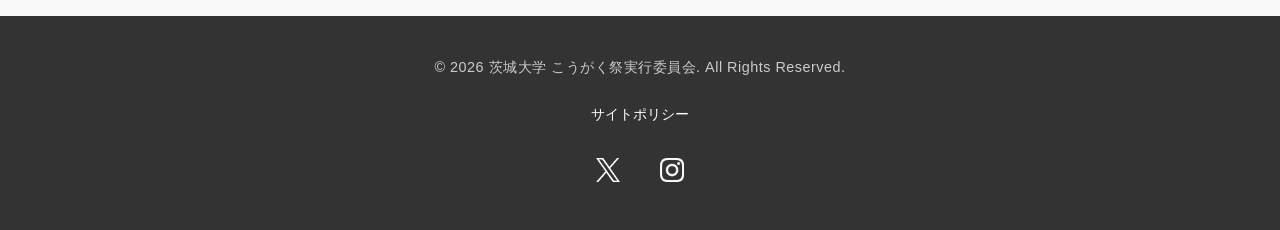
<file: site-policy.html>
<!DOCTYPE html>
<html lang="ja">

<head>
    <meta charset="UTF-8">
    <meta name="viewport" content="width=device-width, initial-scale=1.0">
    <link rel="icon" type="image/svg" href="image/logo.svg">
    <title>サイトポリシー - 2026年 こうがく祭</title>
    <link rel="stylesheet" href="css/base.css">
    <link rel="stylesheet" href="css/layout.css">
    <link rel="stylesheet" href="css/components.css">
    <link rel="stylesheet" href="css/home.css">
    <link rel="stylesheet" href="css/site-policy.css">
</head>

<body>

    <header>
        <div class="header-container">
            <div class="header-left">
                <span>2026年 こうがく祭</span>
            </div>

            <div class="header-logo">
                <a href="index.html">
                    <img src="image/logo.svg" alt="こうがく祭 ロゴ">
                </a>
            </div>

            <input type="checkbox" id="menu-toggle" class="menu-checkbox">
            <label for="menu-toggle" class="hamburger-btn">
                <span></span>
                <span></span>
                <span></span>
            </label>
            <nav class="header-right">
                <ul class="nav-menu">
                    <li class="menu-item">
                        <a>こうがく祭について</a>
                        <ul class="dropdown">
                            <li><a href="greeting/greeting_dean.html">学部長挨拶</a></li>
                            <li><a href="greeting/greeting_chair.html">委員長挨拶</a></li>
                            <li><a href="sponsors.html">協賛企業一覧</a></li>
                            <li><a href="index.html#news">お知らせ</a></li>
                            <li><a href="index.html#access">アクセス</a></li>
                        </ul>
                    </li>
                    <li class="menu-item">
                        <a>企画情報</a>
                        <ul class="dropdown">
                            <li><a href="events/outdoor.html">屋外企画</a></li>
                            <li><a href="events/indoor.html">屋内企画</a></li>
                            <li><a href="events/laboratories.html">研究室</a></li>
                        </ul>
                    </li>
                    <li class="menu-item">
                        <a href="contact.html">お問い合わせ</a>
                        <ul class="dropdown">
                            <li><a href="contact.html#exhibitor">出展者向け</a></li>
                            <li><a href="contact.html#sponsors">協賛について</a></li>
                            <li><a href="contact.html#others">その他</a></li>
                        </ul>
                    </li>
                </ul>
            </nav>
        </div>
    </header>

    <main class="policy-main">

        <div class="news-container policy-container">

            <h1>サイトポリシー</h1>

            <p>
                このウェブサイトは、茨城大学こうがく祭の公式ホームページ（以下「当サイト」）です。<br>
                当サイトは、こうがく祭実行委員会（以下「当委員会」）が作成・管理しています。<br>
                ご質問やご意見などがありましたら、お問い合わせのページよりお気軽にご連絡ください。<br>
                なお、サイトポリシーの内容を予告なしに変更する場合がありますので、あらかじめご了承ください。
            </p>

            <hr style="border: none; border-top: 1px solid #eee; margin: 30px 0;">

            <section>
                <h2 class="content-section">免責事項</h2>
                <ul>
                    <li>当サイトに情報を掲載するにあたっては細心の注意を払っていますが、情報の正確性および完全性を保証するものではありません。</li>
                    <li>当サイトに掲載されている情報を予告なしに変更する場合があります。</li>
                    <li>当サイトに掲載されている情報を利用したことで生じた損失に関して、当委員会は一切の責任を負いません。</li>
                </ul>
            </section>

            <section>
                <h2 class="content-section">著作権・商標について</h2>
                <p>
                    当サイトに掲載されているコンテンツなどは、当委員会または出展企画が著作権を有しており、著作権法によって認められる場合を除き、著作権者の許可なくこれらを利用することはできません。
                </p>
                <p class="policy-sns-notice">
                    ※当サイトに掲載されている「X」および「Instagram」のロゴ・名称は、それぞれ各社の商標または登録商標であり、各社のブランドガイドラインに準拠して掲載・使用しています。
                </p>
            </section>

            <section>
                <h2 class="content-section">リンクについて</h2>
                <p>
                    当サイトへのリンクは、当委員会の許可を得ずに掲載することができます。当委員会への事後の通知も不要です。<br>
                    ただし、以下の注意事項に該当するか、もしくはその恐れがあるウェブサイトからのリンクは固くお断りいたします。以下に該当しない場合でも、リンク設定方法の変更やリンク削除をお願いする場合があります。
                </p>
                <ul style="list-style-type: square;">
                    <li>誹謗中傷や信用失墜を意図する内容を含んだサイト</li>
                    <li>アダルトコンテンツを含んだサイト</li>
                    <li>公序良俗および社会倫理に反する内容を含んだサイト</li>
                    <li>違法・または違法な可能性を有するコンテンツを含むサイト</li>
                    <li>違法・または違法な可能性を有する活動に関わるサイト</li>
                    <li>フレーム内で当ウェブサイトが展開されるものやその他の方式で、当委員会のウェブサイトであることが不明確になるなど、第三者に誤解を与える可能性があるサイト</li>
                </ul>
            </section>

            <div class="back-home-area">
                <a href="index.html" class="back-home-btn">← ホームへ戻る</a>
            </div>
        </div>
    </main>

    <footer>
        <div class="footer-container">
            <p class="copyright">&copy; 2026 茨城大学 こうがく祭実行委員会. All Rights Reserved.</p>

            <div class="footer-links">
                <a href="site-policy.html">サイトポリシー</a>
            </div>

            <div class="footer-sns">
                <a href="https://x.com/kougakufes" target="_blank" rel="noopener noreferrer" class="sns-icon-link">
                    <img src="image/x-logo.png" alt="X公式ロゴ" class="sns-icon">
                </a>

                <a href="https://instagram.com/kougakufes" target="_blank" rel="noopener noreferrer"
                    class="sns-icon-link">
                    <img src="image/insta-logo.png" alt="Instagram公式ロゴ" class="sns-icon">
                </a>
            </div>
        </div>
    </footer>

</body>

</html>
</file>
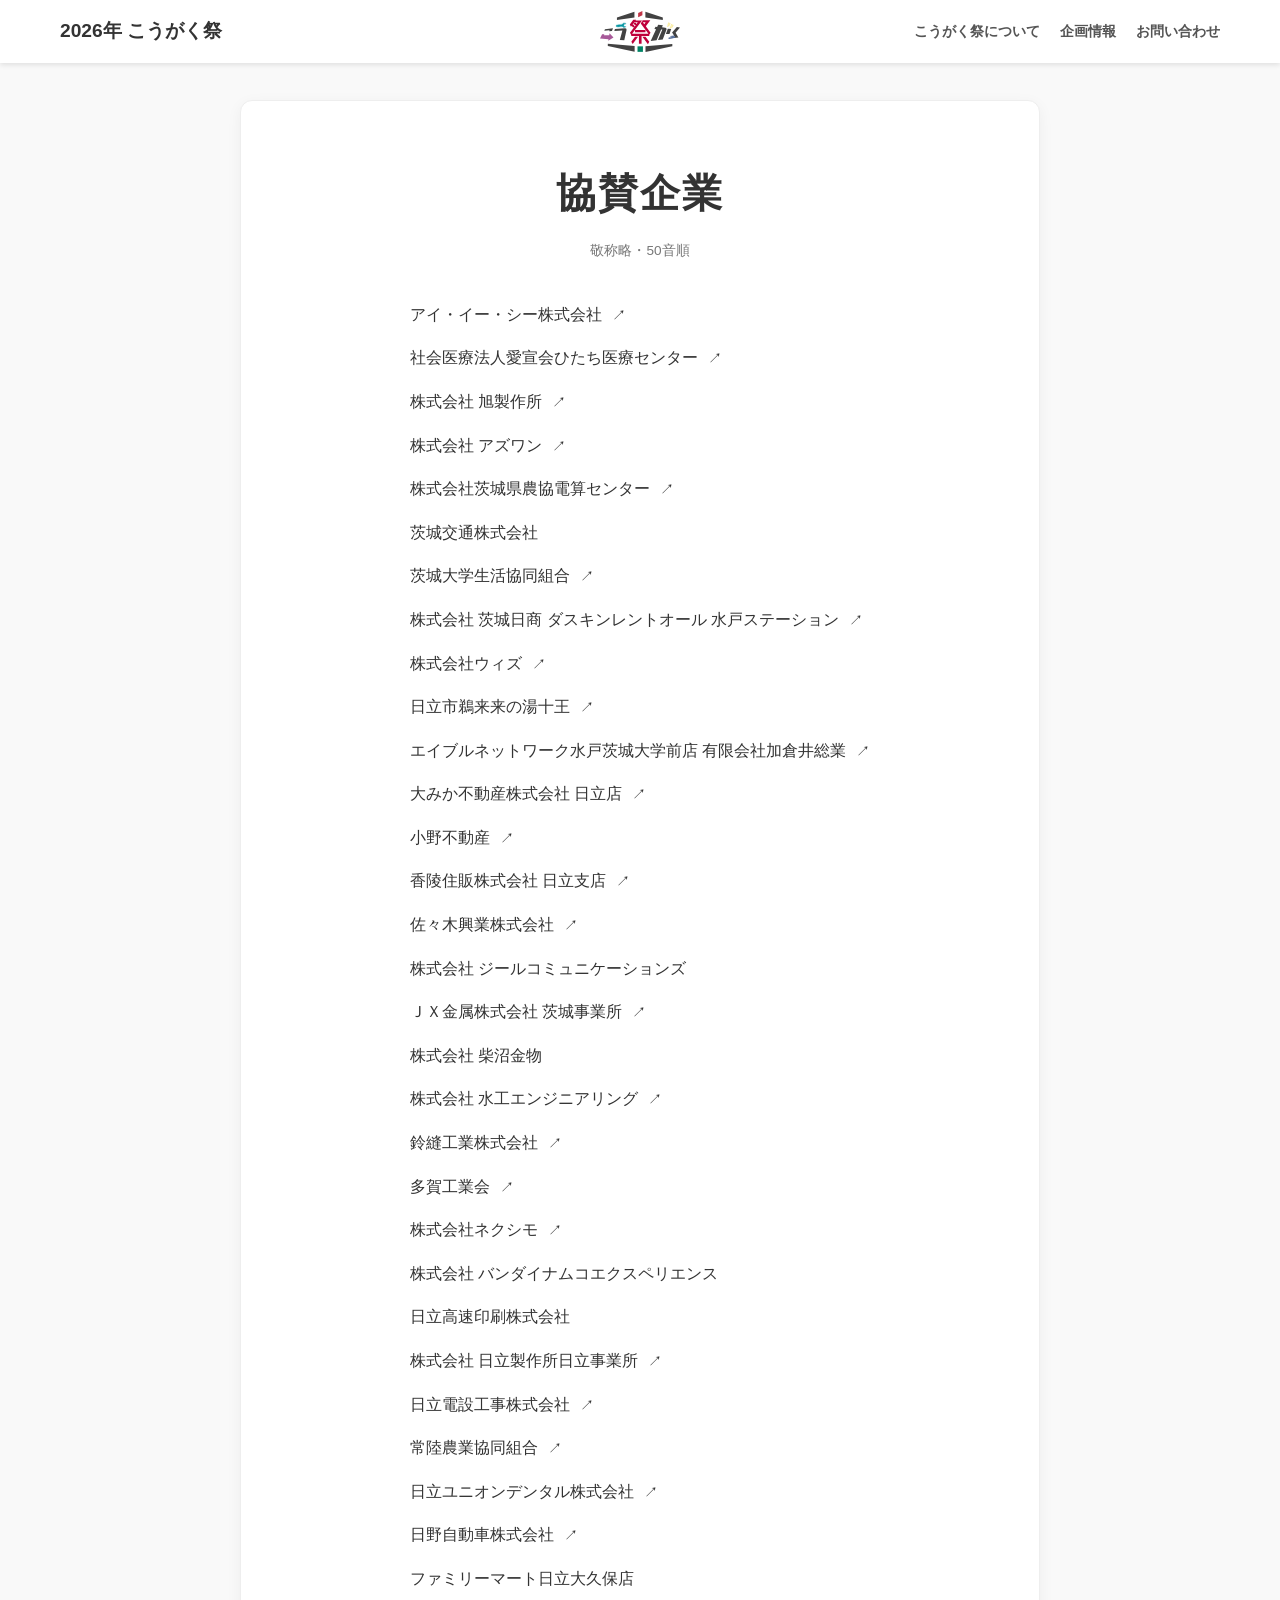
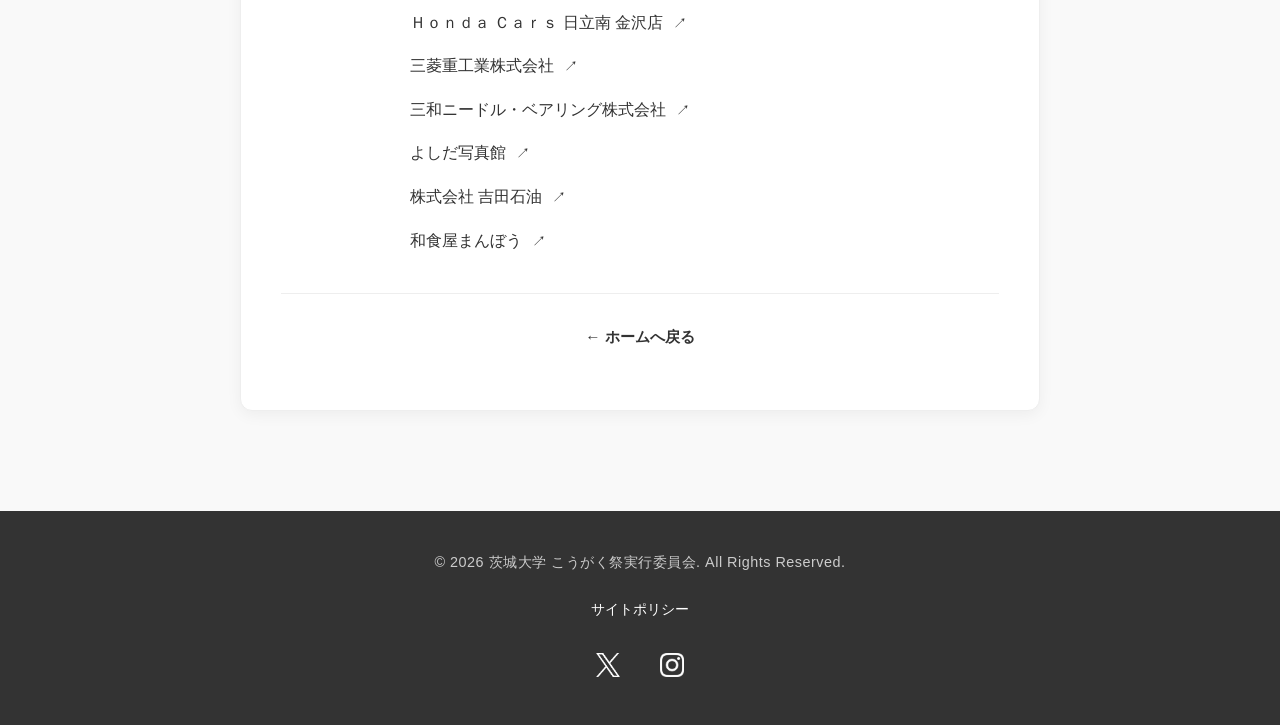
<file: sponsors.html>
<!DOCTYPE html>
<html lang="ja">

<head>
    <meta charset="UTF-8">
    <meta name="viewport" content="width=device-width, initial-scale=1.0">
    <link rel="icon" type="image/svg" href="image/logo.svg">
    <title>協賛企業 - 2026年 こうがく祭</title>
    <link rel="stylesheet" href="css/base.css">
    <link rel="stylesheet" href="css/layout.css">
    <link rel="stylesheet" href="css/components.css">
    <link rel="stylesheet" href="css/sponsors.css">
</head>

<body>
    <header>
        <div class="header-container">
            <div class="header-left">
                <span>2026年 こうがく祭</span>
            </div>

            <div class="header-logo">
                <a href="index.html">
                    <img src="image/logo.svg" alt="こうがく祭 ロゴ">
                </a>
            </div>

            <input type="checkbox" id="menu-toggle" class="menu-checkbox">
            <label for="menu-toggle" class="hamburger-btn">
                <span></span>
                <span></span>
                <span></span>
            </label>
            <nav class="header-right">
                <ul class="nav-menu">
                    <li class="menu-item">
                        <a>こうがく祭について</a>
                        <ul class="dropdown">
                            <li><a href="greeting/greeting_dean.html">学部長挨拶</a></li>
                            <li><a href="greeting/greeting_chair.html">委員長挨拶</a></li>
                            <li><a href="sponsors.html">協賛企業一覧</a></li>
                            <li><a href="index.html#news">お知らせ</a></li>
                            <li><a href="index.html#access">アクセス</a></li>
                        </ul>
                    </li>
                    <li class="menu-item">
                        <a>企画情報</a>
                        <ul class="dropdown">
                            <li><a href="events/outdoor.html">屋外企画</a></li>
                            <li><a href="events/indoor.html">屋内企画</a></li>
                            <li><a href="events/laboratories.html">研究室</a></li>
                        </ul>
                    </li>
                    <li class="menu-item">
                        <a href="contact.html">お問い合わせ</a>
                        <ul class="dropdown">
                            <li><a href="contact.html#exhibitor">出展者向け</a></li>
                            <li><a href="contact.html#sponsors">協賛について</a></li>
                            <li><a href="contact.html#others">その他</a></li>
                        </ul>
                    </li>
                </ul>
            </nav>
        </div>
    </header>

    <main class="sponsor-main">
        <div class="sponsor-container">

            <h2 class="main-title">協賛企業</h2>
            <p class="sponsor-note">敬称略・50音順</p>

            <div class="sponsor-list">

                <div class="sponsor-item">
                    <a href="https://www.iecha.co.jp/" target="_blank" rel="noopener noreferrer">
                        アイ・イー・シー株式会社
                        <span class="external-link">↗</span>
                    </a>
                </div>

                <div class="sponsor-item">
                    <a href="https://www.hitachi-mch.or.jp/" target="_blank" rel="noopener noreferrer">
                        社会医療法人愛宣会ひたち医療センター
                        <span class="external-link">↗</span>
                    </a>
                </div>

                <div class="sponsor-item">
                    <a href="https://www.asahi-works.co.jp/" target="_blank" rel="noopener noreferrer">
                        株式会社 旭製作所
                        <span class="external-link">↗</span>
                    </a>
                </div>

                <div class="sponsor-item">
                    <a href="https://www.as-one.co.jp/" target="_blank" rel="noopener noreferrer">
                        株式会社 アズワン
                        <span class="external-link">↗</span>
                    </a>
                </div>

                <div class="sponsor-item">
                    <a href="https://www.ib-ja.or.jp/indc/" target="_blank" rel="noopener noreferrer">
                        株式会社茨城県農協電算センター
                        <span class="external-link">↗</span>
                    </a>
                </div>

                <div class="sponsor-item">
                    <span class="sponsor-name">茨城交通株式会社</span>
                </div>

                <div class="sponsor-item">
                    <a href="https://www.univcoop.jp/ibaraki/" target="_blank" rel="noopener noreferrer">
                        茨城大学生活協同組合
                        <span class="external-link">↗</span>
                    </a>
                </div>

                <div class="sponsor-item">
                    <a href="https://event.kasite.net/" target="_blank" rel="noopener noreferrer">
                        株式会社 茨城日商 ダスキンレントオール 水戸ステーション
                        <span class="external-link">↗</span>
                    </a>
                </div>

                <div class="sponsor-item">
                    <a href="https://withunion.co.jp/" target="_blank" rel="noopener noreferrer">
                        株式会社ウィズ
                        <span class="external-link">↗</span>
                    </a>
                </div>

                <div class="sponsor-item">
                    <a href="https://uraranoyu.com/" target="_blank" rel="noopener noreferrer">
                        日立市鵜来来の湯十王
                        <span class="external-link">↗</span>
                    </a>
                </div>

                <div class="sponsor-item">
                    <a href="https://www.kakurai.co.jp/" target="_blank" rel="noopener noreferrer">
                        エイブルネットワーク水戸茨城大学前店 有限会社加倉井総業
                        <span class="external-link">↗</span>
                    </a>
                </div>

                <div class="sponsor-item">
                    <a href="https://omika.jp" target="_blank" rel="noopener noreferrer">
                        大みか不動産株式会社 日立店
                        <span class="external-link">↗</span>
                    </a>
                </div>

                <div class="sponsor-item">
                    <a href="https://www.onofudousan.jp/" target="_blank" rel="noopener noreferrer">
                        小野不動産
                        <span class="external-link">↗</span>
                    </a>
                </div>

                <div class="sponsor-item">
                    <a href="https://www.koryo-j.co.jp/" target="_blank" rel="noopener noreferrer">
                        香陵住販株式会社 日立支店
                        <span class="external-link">↗</span>
                    </a>
                </div>

                <div class="sponsor-item">
                    <a href="https://www.sasakikougyou.co.jp" target="_blank" rel="noopener noreferrer">
                        佐々木興業株式会社
                        <span class="external-link">↗</span>
                    </a>
                </div>

                <div class="sponsor-item">
                    <span class="sponsor-name">株式会社 ジールコミュニケーションズ</span>
                </div>

                <div class="sponsor-item">
                    <a href="https://www.jx-nmm.com/" target="_blank" rel="noopener noreferrer">
                        ＪＸ金属株式会社 茨城事業所
                        <span class="external-link">↗</span>
                    </a>
                </div>

                <div class="sponsor-item">
                    <span class="sponsor-name">株式会社 柴沼金物</span>
                </div>

                <div class="sponsor-item">
                    <a href="https://www.suiko-eng.co.jp/" target="_blank" rel="noopener noreferrer">
                        株式会社 水工エンジニアリング
                        <span class="external-link">↗</span>
                    </a>
                </div>

                <div class="sponsor-item">
                    <a href="https://www.suzunui.co.jp/" target="_blank" rel="noopener noreferrer">
                        鈴縫工業株式会社
                        <span class="external-link">↗</span>
                    </a>
                </div>

                <div class="sponsor-item">
                    <a href="https://taga-kogyokai.ibaraki-univ.jp" target="_blank" rel="noopener noreferrer">
                        多賀工業会
                        <span class="external-link">↗</span>
                    </a>
                </div>

                <div class="sponsor-item">
                    <a href="http://www.nexsimo.co.jp/aboutus/index.html" target="_blank" rel="noopener noreferrer">
                        株式会社ネクシモ
                        <span class="external-link">↗</span>
                    </a>
                </div>

                <div class="sponsor-item">
                    <span class="sponsor-name">株式会社 バンダイナムコエクスペリエンス</span>
                </div>

                <div class="sponsor-item">
                    <span class="sponsor-name">日立高速印刷株式会社</span>
                </div>

                <div class="sponsor-item">
                    <a href="https://www.hitachi.com/ja-jp/" target="_blank" rel="noopener noreferrer">
                        株式会社 日立製作所日立事業所
                        <span class="external-link">↗</span>
                    </a>
                </div>

                <div class="sponsor-item">
                    <a href="https://www.hitachi-dk.com/" target="_blank" rel="noopener noreferrer">
                        日立電設工事株式会社
                        <span class="external-link">↗</span>
                    </a>
                </div>

                <div class="sponsor-item">
                    <a href="https://www.ja-hitachi.jp/" target="_blank" rel="noopener noreferrer">
                        常陸農業協同組合
                        <span class="external-link">↗</span>
                    </a>
                </div>

                <div class="sponsor-item">
                    <a href="https://www.hitachi-union.com/" target="_blank" rel="noopener noreferrer">
                        日立ユニオンデンタル株式会社
                        <span class="external-link">↗</span>
                    </a>
                </div>

                <div class="sponsor-item">
                    <a href="https://www.hino.co.jp/" target="_blank" rel="noopener noreferrer">
                        日野自動車株式会社
                        <span class="external-link">↗</span>
                    </a>
                </div>

                <div class="sponsor-item">
                    <span class="sponsor-name">ファミリーマート日立大久保店</span>
                </div>

                <div class="sponsor-item">
                    <a href="https://dealer.honda.co.jp/hondacars-hitachiminami/" target="_blank"
                        rel="noopener noreferrer">
                        Ｈｏｎｄａ Ｃａｒｓ 日立南 金沢店
                        <span class="external-link">↗</span>
                    </a>
                </div>

                <div class="sponsor-item">
                    <a href="https://www.mhi.com/jp" target="_blank" rel="noopener noreferrer">
                        三菱重工業株式会社
                        <span class="external-link">↗</span>
                    </a>
                </div>

                <div class="sponsor-item">
                    <a href="https://www.tnksanwa.co.jp/" target="_blank" rel="noopener noreferrer">
                        三和ニードル・ベアリング株式会社
                        <span class="external-link">↗</span>
                    </a>
                </div>

                <div class="sponsor-item">
                    <a href="https://yoshida-shashinkan.jp/" target="_blank" rel="noopener noreferrer">
                        よしだ写真館
                        <span class="external-link">↗</span>
                    </a>
                </div>

                <div class="sponsor-item">
                    <a href="https://www.yoshida-g.co.jp/" target="_blank" rel="noopener noreferrer">
                        株式会社 吉田石油
                        <span class="external-link">↗</span>
                    </a>
                </div>

                <div class="sponsor-item">
                    <a href="https://tabelog.com/ibaraki/A0805/A080501/8002826/" target="_blank"
                        rel="noopener noreferrer">
                        和食屋まんぼう
                        <span class="external-link">↗</span>
                    </a>
                </div>
            </div>


            <div class="back-home-wrap">
                <a href="index.html" class="back-home-link">← ホームへ戻る</a>
            </div>
        </div>
    </main>

    <footer>
        <div class="footer-container">
            <p class="copyright">&copy; 2026 茨城大学 こうがく祭実行委員会. All Rights Reserved.</p>

            <div class="footer-links">
                <a href="site-policy.html">サイトポリシー</a>
            </div>

            <div class="footer-sns">
                <a href="https://x.com/kougakufes" target="_blank" rel="noopener noreferrer" class="sns-icon-link">
                    <img src="image/x-logo.png" alt="X公式ロゴ" class="sns-icon">
                </a>

                <a href="https://instagram.com/kougakufes" target="_blank" rel="noopener noreferrer"
                    class="sns-icon-link">
                    <img src="image/insta-logo.png" alt="Instagram公式ロゴ" class="sns-icon">
                </a>
            </div>
        </div>
    </footer>
</body>

</html>
</file>
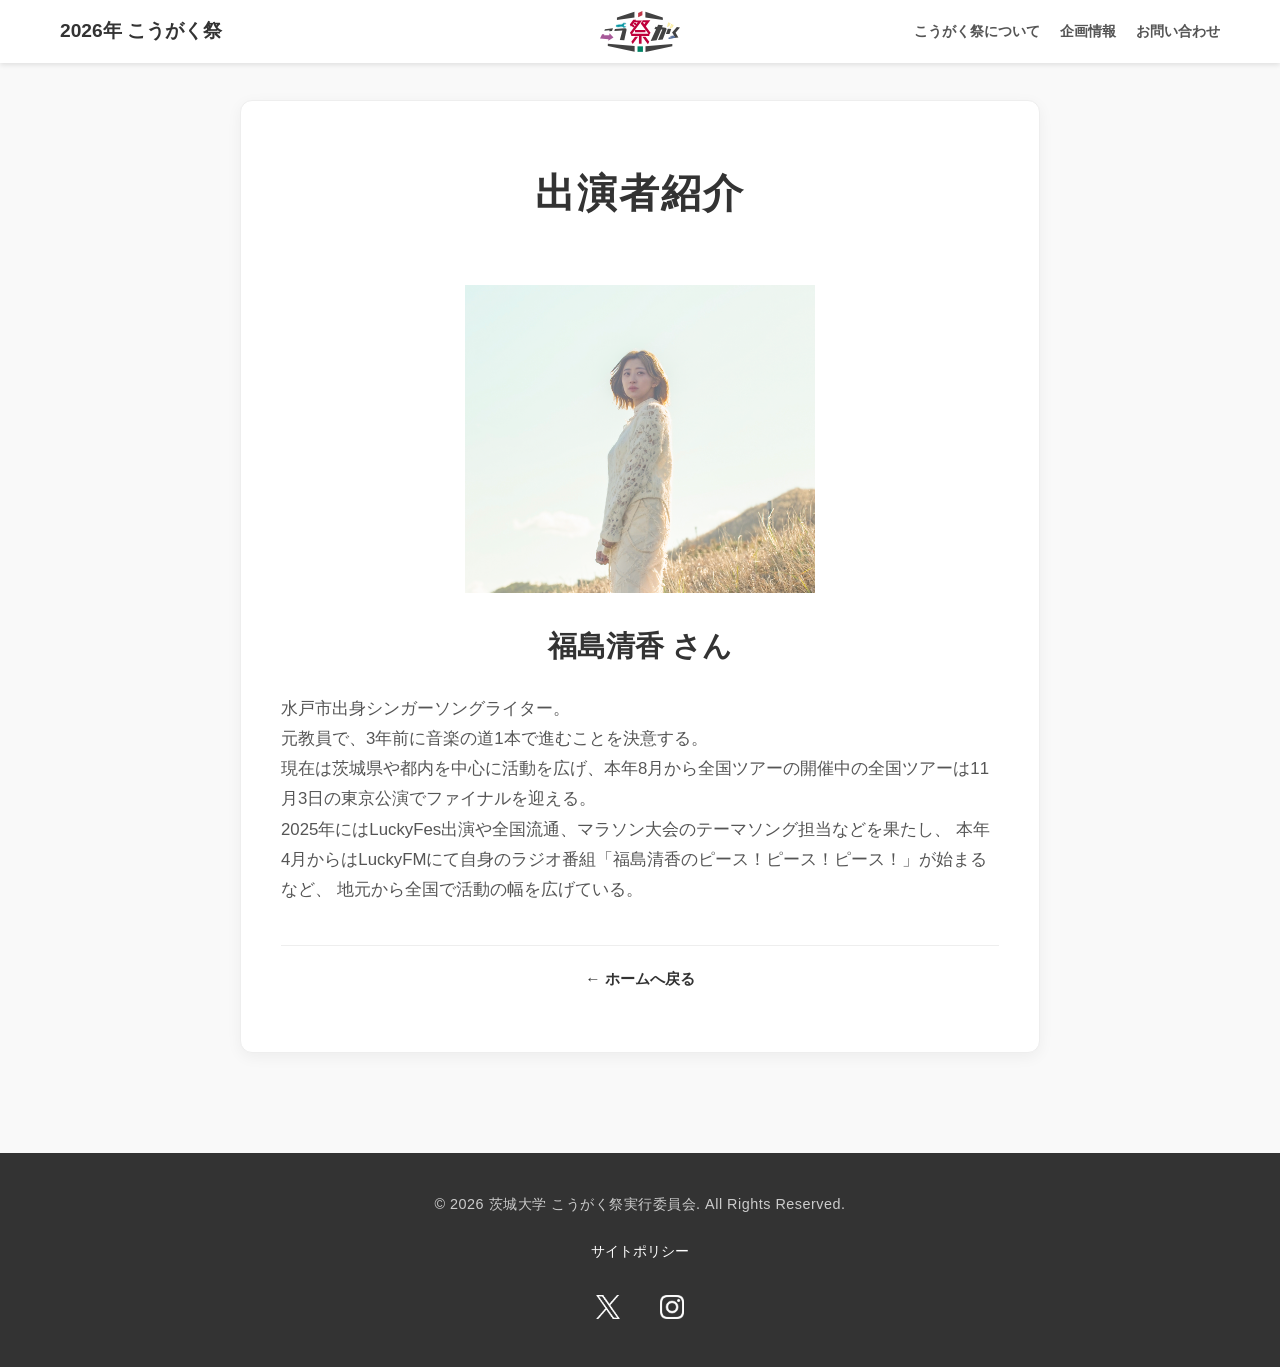
<file: events/fukushimaseika.html>
<!DOCTYPE html>
<html lang="ja">

<head>
    <meta charset="UTF-8">
    <meta name="viewport" content="width=device-width, initial-scale=1.0">
    <link rel="icon" type="image/svg" href="../image/logo.svg">
    <title>こうがく祭 福島清香</title>
    <link rel="stylesheet" href="../css/base.css">
    <link rel="stylesheet" href="../css/layout.css">
    <link rel="stylesheet" href="../css/components.css">
    <link rel="stylesheet" href="../css/artist.css">
</head>

<body>
    <header>
        <div class="header-container">
            <div class="header-left">
                <span>2026年 こうがく祭</span>
            </div>

            <div class="header-logo">
                <a href="../index.html">
                    <img src="../image/logo.svg" alt="こうがく祭 ロゴ">
                </a>
            </div>

            <input type="checkbox" id="menu-toggle" class="menu-checkbox">
            <label for="menu-toggle" class="hamburger-btn">
                <span></span>
                <span></span>
                <span></span>
            </label>
            <nav class="header-right">
                <ul class="nav-menu">
                    <li class="menu-item">
                        <a>こうがく祭について</a>
                        <ul class="dropdown">
                            <li><a href="../greeting/greeting_dean.html">学部長挨拶</a></li>
                            <li><a href="../greeting/greeting_chair.html">委員長挨拶</a></li>
                            <li><a href="../sponsors.html">協賛企業一覧</a></li>
                            <li><a href="../index.html#news">お知らせ</a></li>
                            <li><a href="../index.html#access">アクセス</a></li>
                        </ul>
                    </li>
                    <li class="menu-item">
                        <a>企画情報</a>
                        <ul class="dropdown">
                            <li><a href="../events/outdoor.html">屋外企画</a></li>
                            <li><a href="../events/indoor.html">屋内企画</a></li>
                            <li><a href="../events/laboratories.html">研究室</a></li>
                        </ul>
                    </li>
                    <li class="menu-item">
                        <a href="../contact.html">お問い合わせ</a>
                        <ul class="dropdown">
                            <li><a href="../contact.html#exhibitor">出展者向け</a></li>
                            <li><a href="../contact.html#sponsors">協賛について</a></li>
                            <li><a href="../contact.html#others">その他</a></li>
                        </ul>
                    </li>
                </ul>
            </nav>
        </div>
    </header>

    <main class="artist-main">
        <div class="news-container">
            <div class="content-section">
                <h2 class="main-title">出演者紹介</h2>
            </div>
            <section class="artist-section">
                <img src="../image/fukushimaseika.png" alt="福島清香さん" class="artist-image">

                <h3 class="artist-name">福島清香 さん</h3>

                <p class="artist-description">
                    水戸市出身シンガーソングライター。<br>
                    元教員で、3年前に音楽の道1本で進むことを決意する。<br>
                    現在は茨城県や都内を中心に活動を広げ、本年8月から全国ツアーの開催中の全国ツアーは11月3日の東京公演でファイナルを迎える。<br>
                    2025年にはLuckyFes出演や全国流通、マラソン大会のテーマソング担当などを果たし、
                    本年4月からはLuckyFMにて自身のラジオ番組「福島清香のピース！ピース！ピース！」が始まるなど、
                    地元から全国で活動の幅を広げている。
                </p>

            </section>

            <div class="back-home-wrap">
                <a href="../index.html" class="back-home-link">← ホームへ戻る</a>
            </div>

        </div>
    </main>

    <footer>
        <div class="footer-container">
            <p class="copyright">&copy; 2026 茨城大学 こうがく祭実行委員会. All Rights Reserved.</p>

            <div class="footer-links">
                <a href="../site-policy.html">サイトポリシー</a>
            </div>

            <div class="footer-sns">
                <a href="https://x.com/kougakufes" target="_blank" rel="noopener noreferrer" class="sns-icon-link">
                    <img src="../image/x-logo.png" alt="X公式ロゴ" class="sns-icon">
                </a>

                <a href="https://instagram.com/kougakufes" target="_blank" rel="noopener noreferrer"
                    class="sns-icon-link">
                    <img src="../image/insta-logo.png" alt="Instagram公式ロゴ" class="sns-icon">
                </a>
            </div>
        </div>
    </footer>
</body>

</html>
</file>
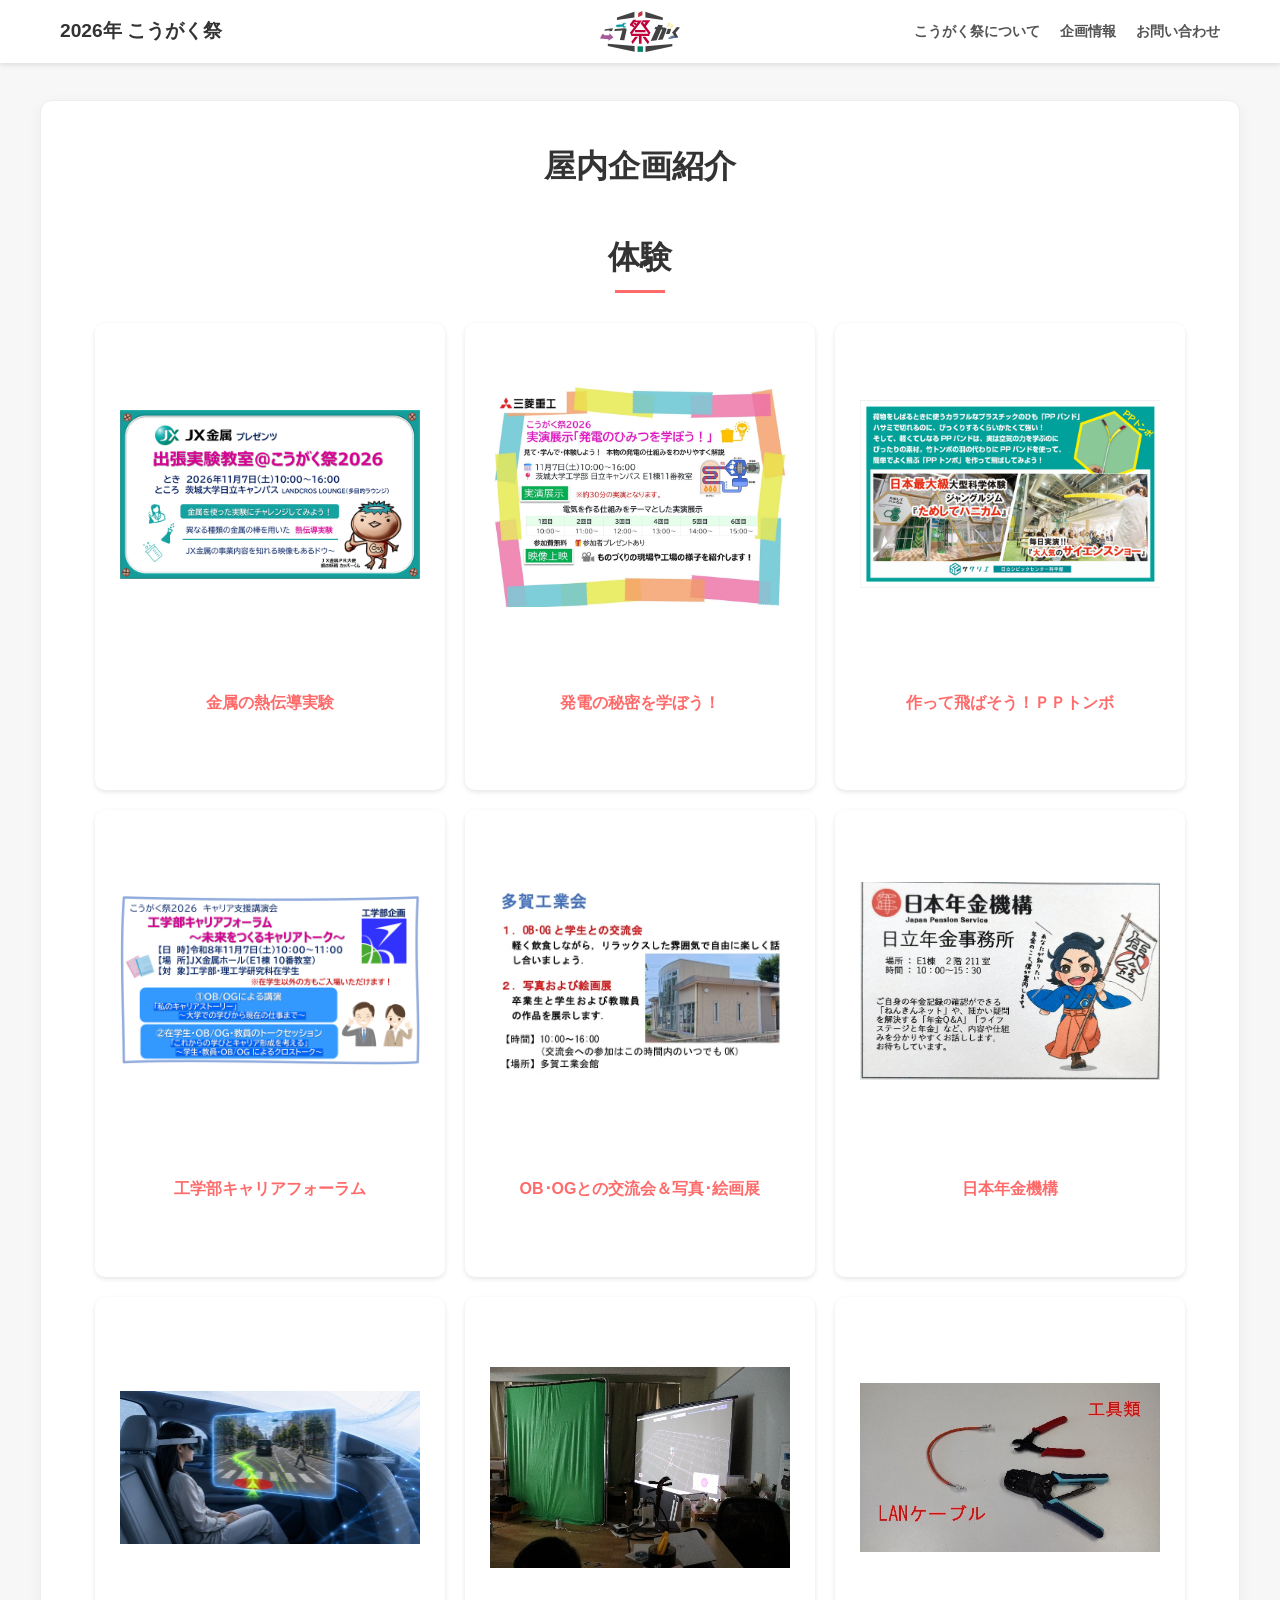
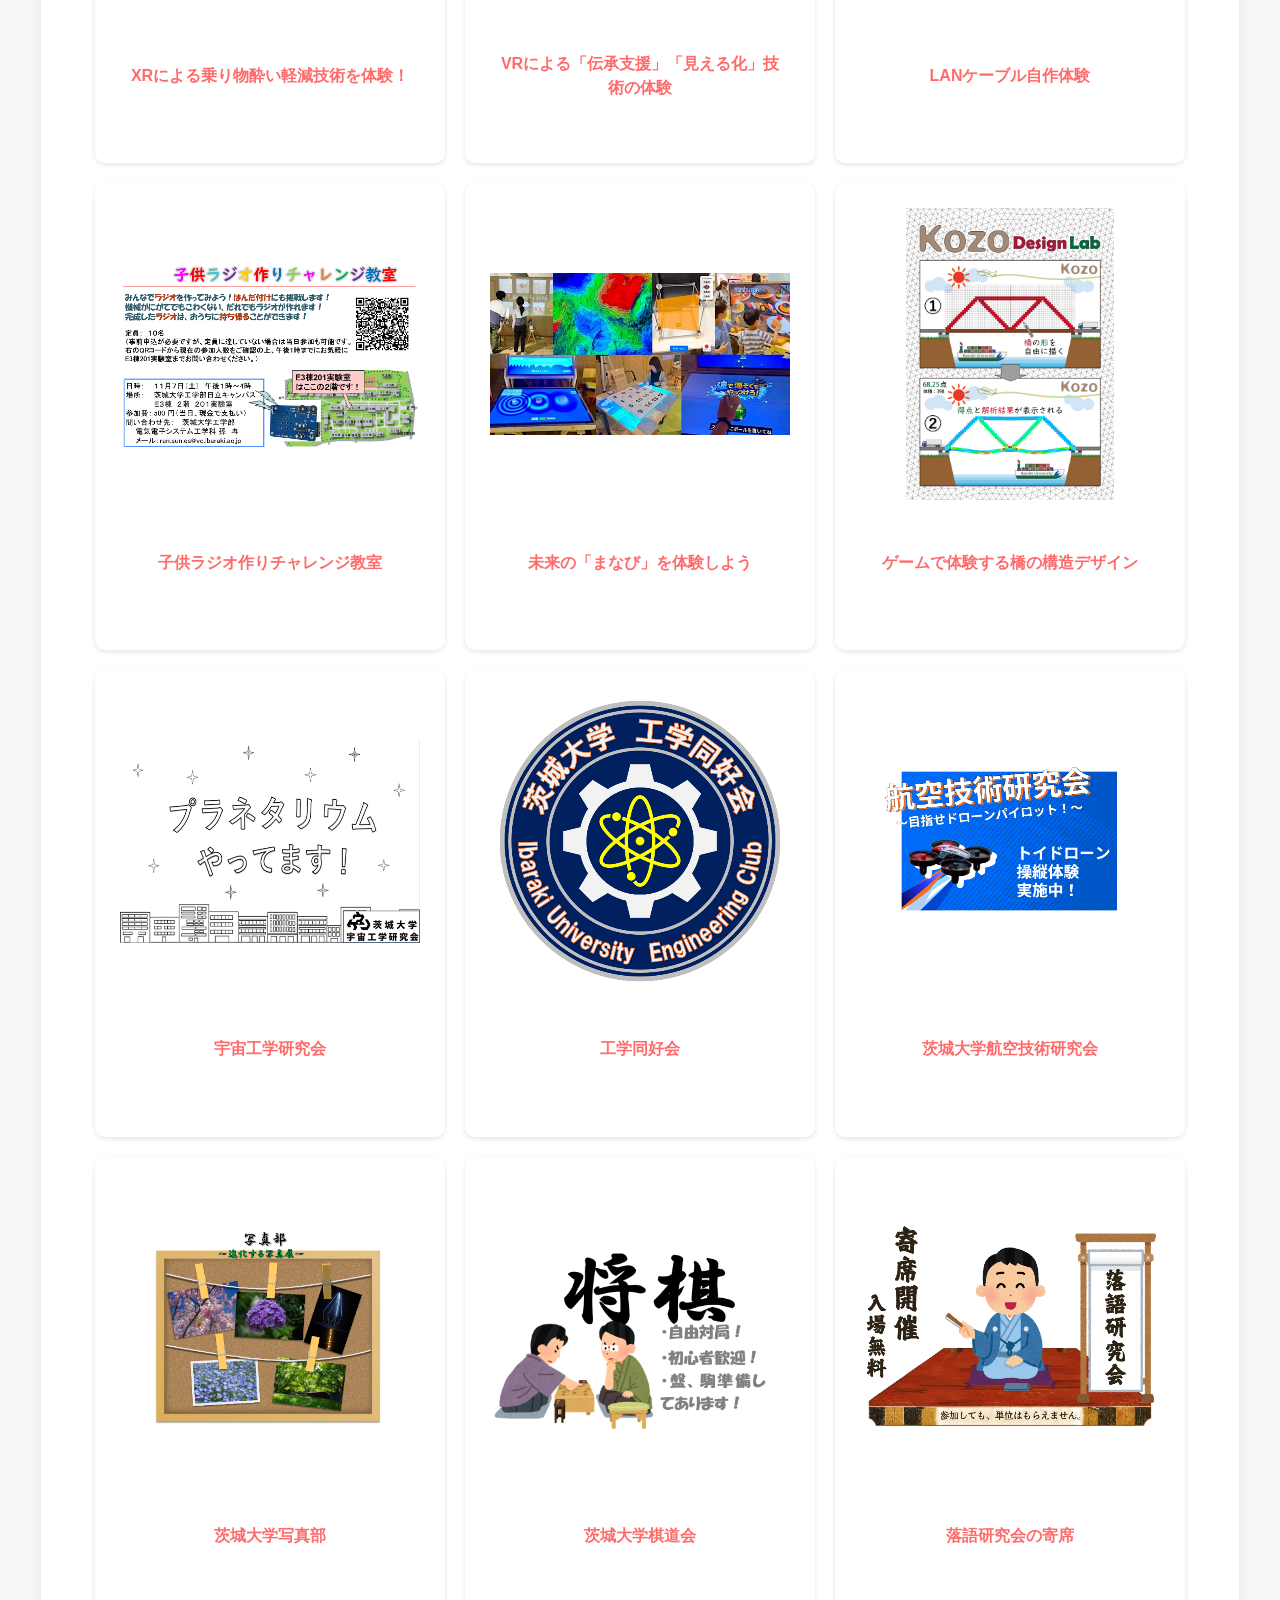
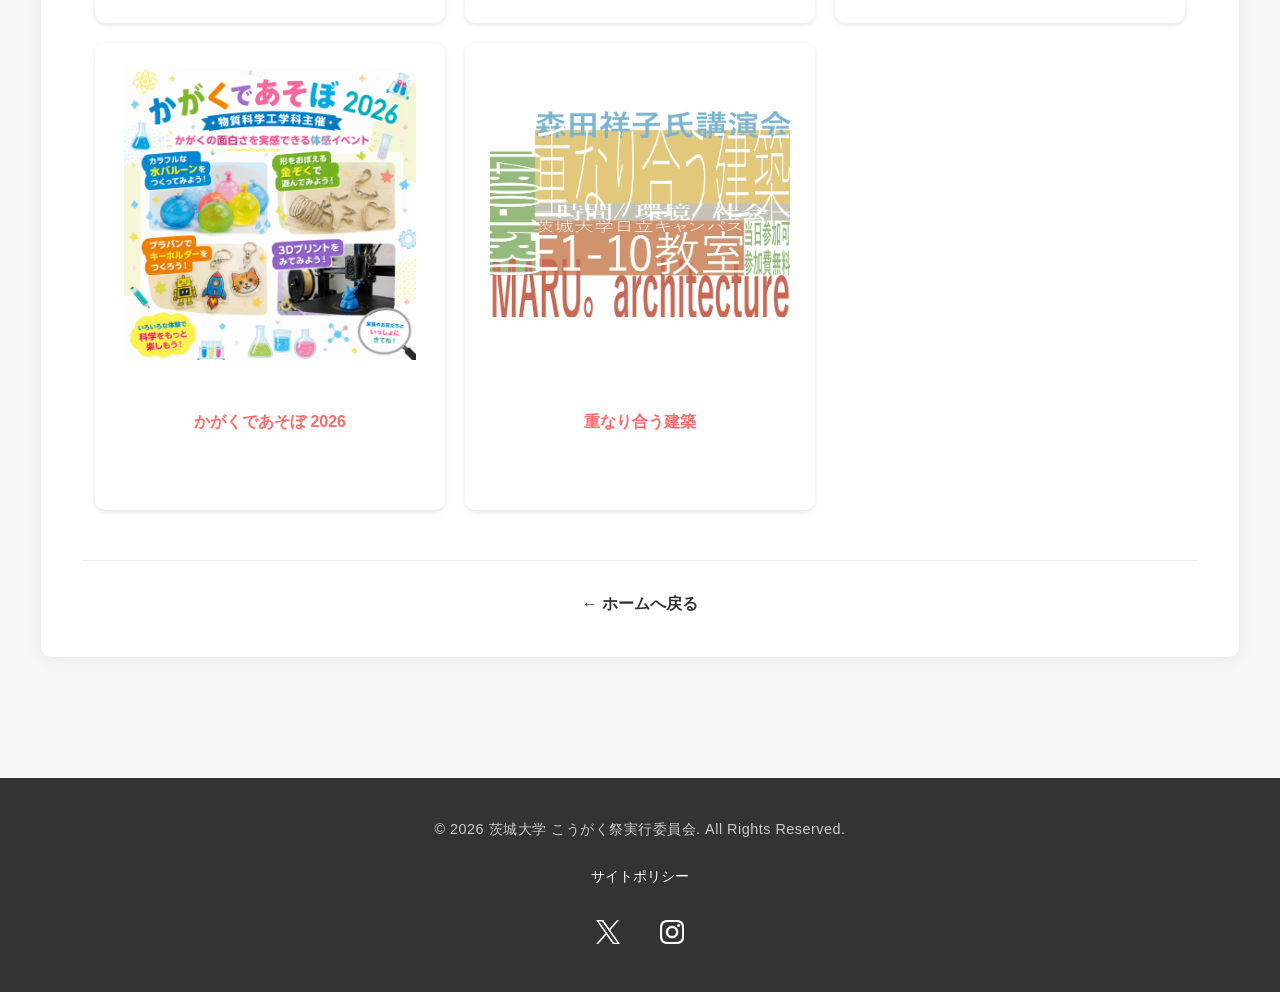
<file: events/indoor.html>
<!DOCTYPE html>
<html lang="ja">

<head>
    <meta charset="UTF-8">
    <meta name="viewport" content="width=device-width, initial-scale=1.0">
    <link rel="icon" type="image/svg" href="../image/logo.svg">
    <title>屋内企画 - 2026年 こうがく祭</title>
    <link rel="stylesheet" href="../css/base.css">
    <link rel="stylesheet" href="../css/layout.css">
    <link rel="stylesheet" href="../css/components.css">
    <link rel="stylesheet" href="../css/coming_soon.css">
    <link rel="stylesheet" href="../css/kikaku.css">
</head>

<body>
    <header>
        <div class="header-container">
            <div class="header-left">
                <span>2026年 こうがく祭</span>
            </div>

            <div class="header-logo">
                <a href="../index.html">
                    <img src="../image/logo.svg" alt="こうがく祭 ロゴ">
                </a>
            </div>

            <input type="checkbox" id="menu-toggle" class="menu-checkbox">
            <label for="menu-toggle" class="hamburger-btn">
                <span></span>
                <span></span>
                <span></span>
            </label>
            <nav class="header-right">
                <ul class="nav-menu">
                    <li class="menu-item">
                        <a>こうがく祭について</a>
                        <ul class="dropdown">
                            <li><a href="../greeting/greeting_dean.html">学部長挨拶</a></li>
                            <li><a href="../greeting/greeting_chair.html">委員長挨拶</a></li>
                            <li><a href="../sponsors.html">協賛企業一覧</a></li>
                            <li><a href="../index.html#news">お知らせ</a></li>
                            <li><a href="../index.html#access">アクセス</a></li>
                        </ul>
                    </li>
                    <li class="menu-item">
                        <a>企画情報</a>
                        <ul class="dropdown">
                            <li><a href="../events/outdoor.html">屋外企画</a></li>
                            <li><a href="../events/indoor.html">屋内企画</a></li>
                            <li><a href="../events/laboratories.html">研究室</a></li>
                        </ul>
                    </li>
                    <li class="menu-item">
                        <a href="../contact.html">お問い合わせ</a>
                        <ul class="dropdown">
                            <li><a href="../contact.html#exhibitor">出展者向け</a></li>
                            <li><a href="../contact.html#sponsors">協賛について</a></li>
                            <li><a href="../contact.html#others">その他</a></li>
                        </ul>
                    </li>
                </ul>
            </nav>
        </div>
    </header>

    <main class="events-main">
        <div class="events-panel">
            <h1>屋内企画紹介</h1>

            <div id="eventsContainer" data-events-src="../json/events_indoor.json">
            </div>

            <!-- モーダル -->
            <div id="modal" class="modal">
                <div class="modal-content">
                    <span id="closeModal" class="close">&times;</span>
                    <div class="slide-container">
                        <div class="slide-track" id="modalSlideTrack"></div>
                    </div>
                    <div id="modalInfoTable"></div>
                </div>
            </div>

            <script src="../js/kikaku.js"></script>
            <div class="back-home-wrap"
                style="margin-top: 50px; padding-top: 30px; border-top: 1px solid #eee; text-align: center;">
                <a href="../index.html" class="back-home-link"
                    style="text-decoration: none; font-weight: bold; color: inherit; font-size: 1rem;">
                    ← ホームへ戻る
                </a>
            </div>
        </div>
    </main>

    <footer>
        <div class="footer-container">
            <p class="copyright">&copy; 2026 茨城大学 こうがく祭実行委員会. All Rights Reserved.</p>

            <div class="footer-links">
                <a href="../site-policy.html">サイトポリシー</a>
            </div>

            <div class="footer-sns">
                <a href="https://x.com/kougakufes" target="_blank" rel="noopener noreferrer" class="sns-icon-link">
                    <img src="../image/x-logo.png" alt="X公式ロゴ" class="sns-icon">
                </a>

                <a href="https://instagram.com/kougakufes" target="_blank" rel="noopener noreferrer"
                    class="sns-icon-link">
                    <img src="../image/insta-logo.png" alt="Instagram公式ロゴ" class="sns-icon">
                </a>
            </div>
        </div>
    </footer>
</body>

</html>
</file>
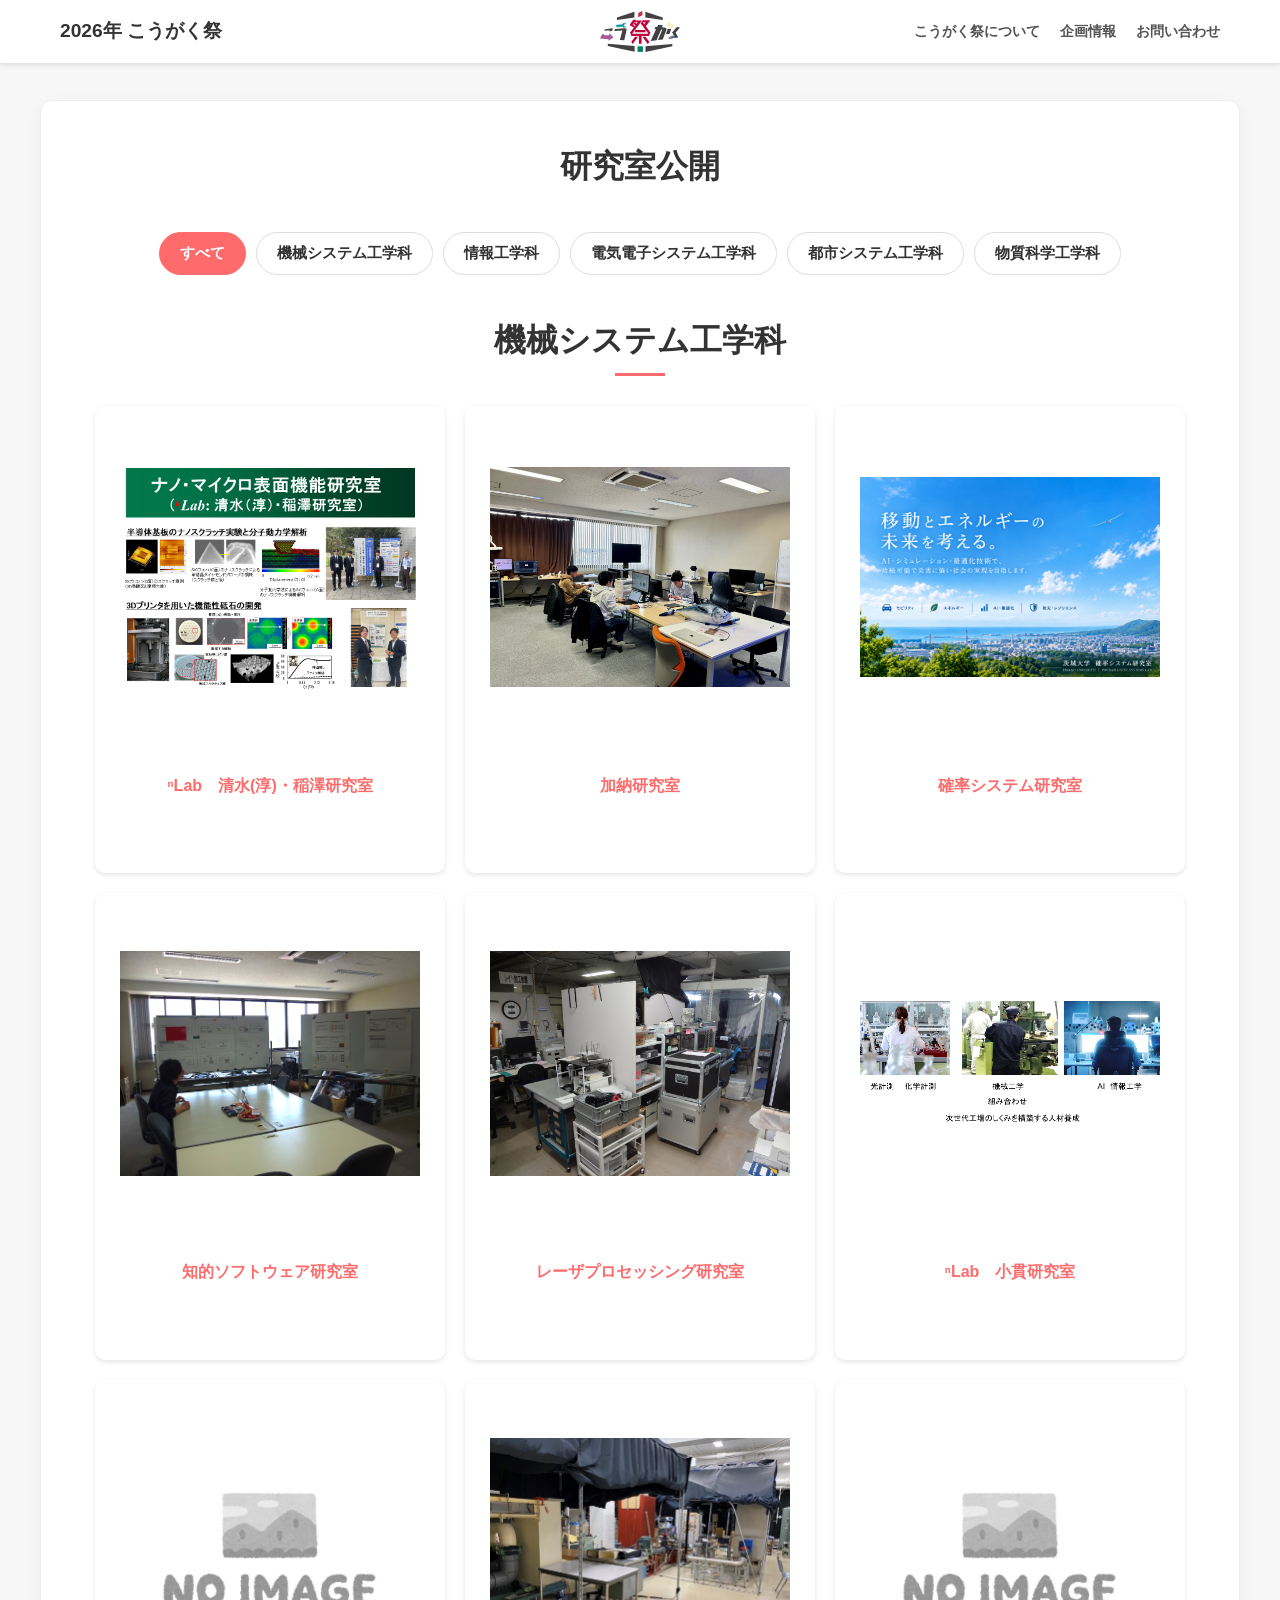
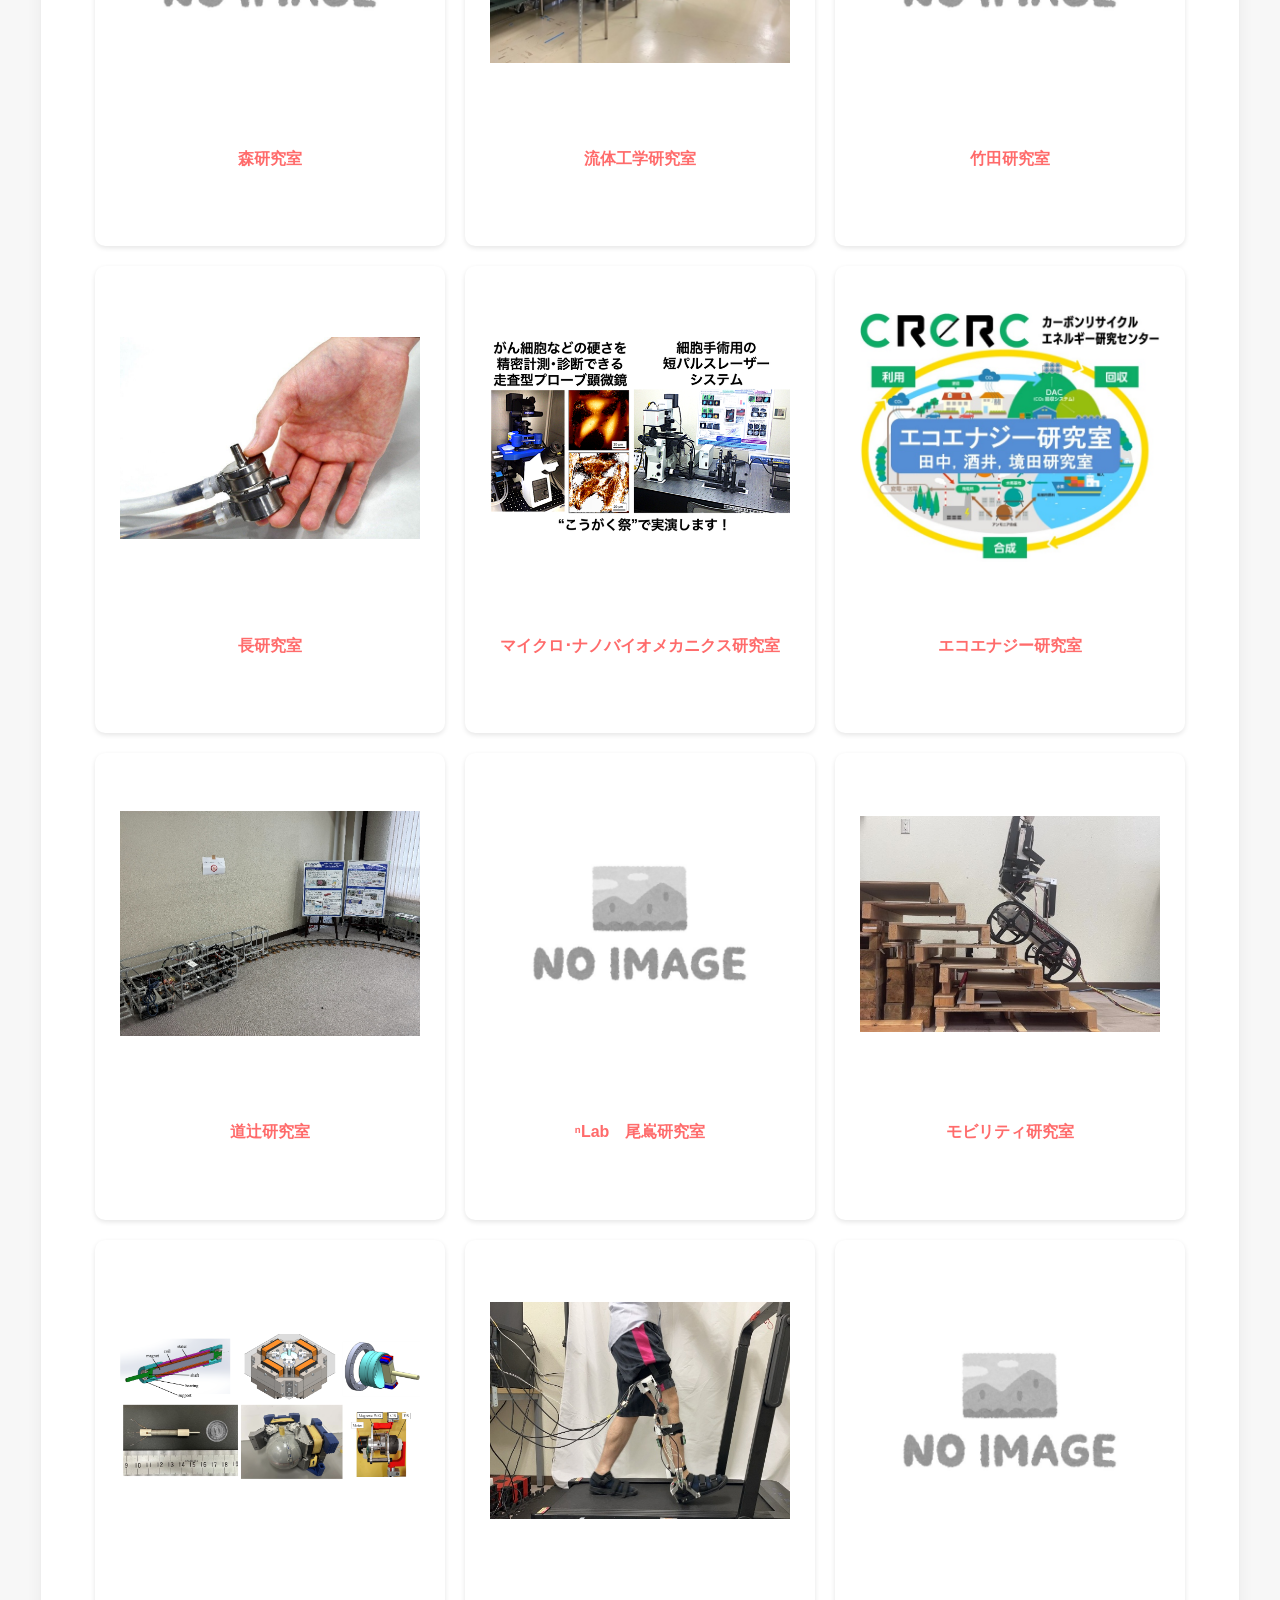
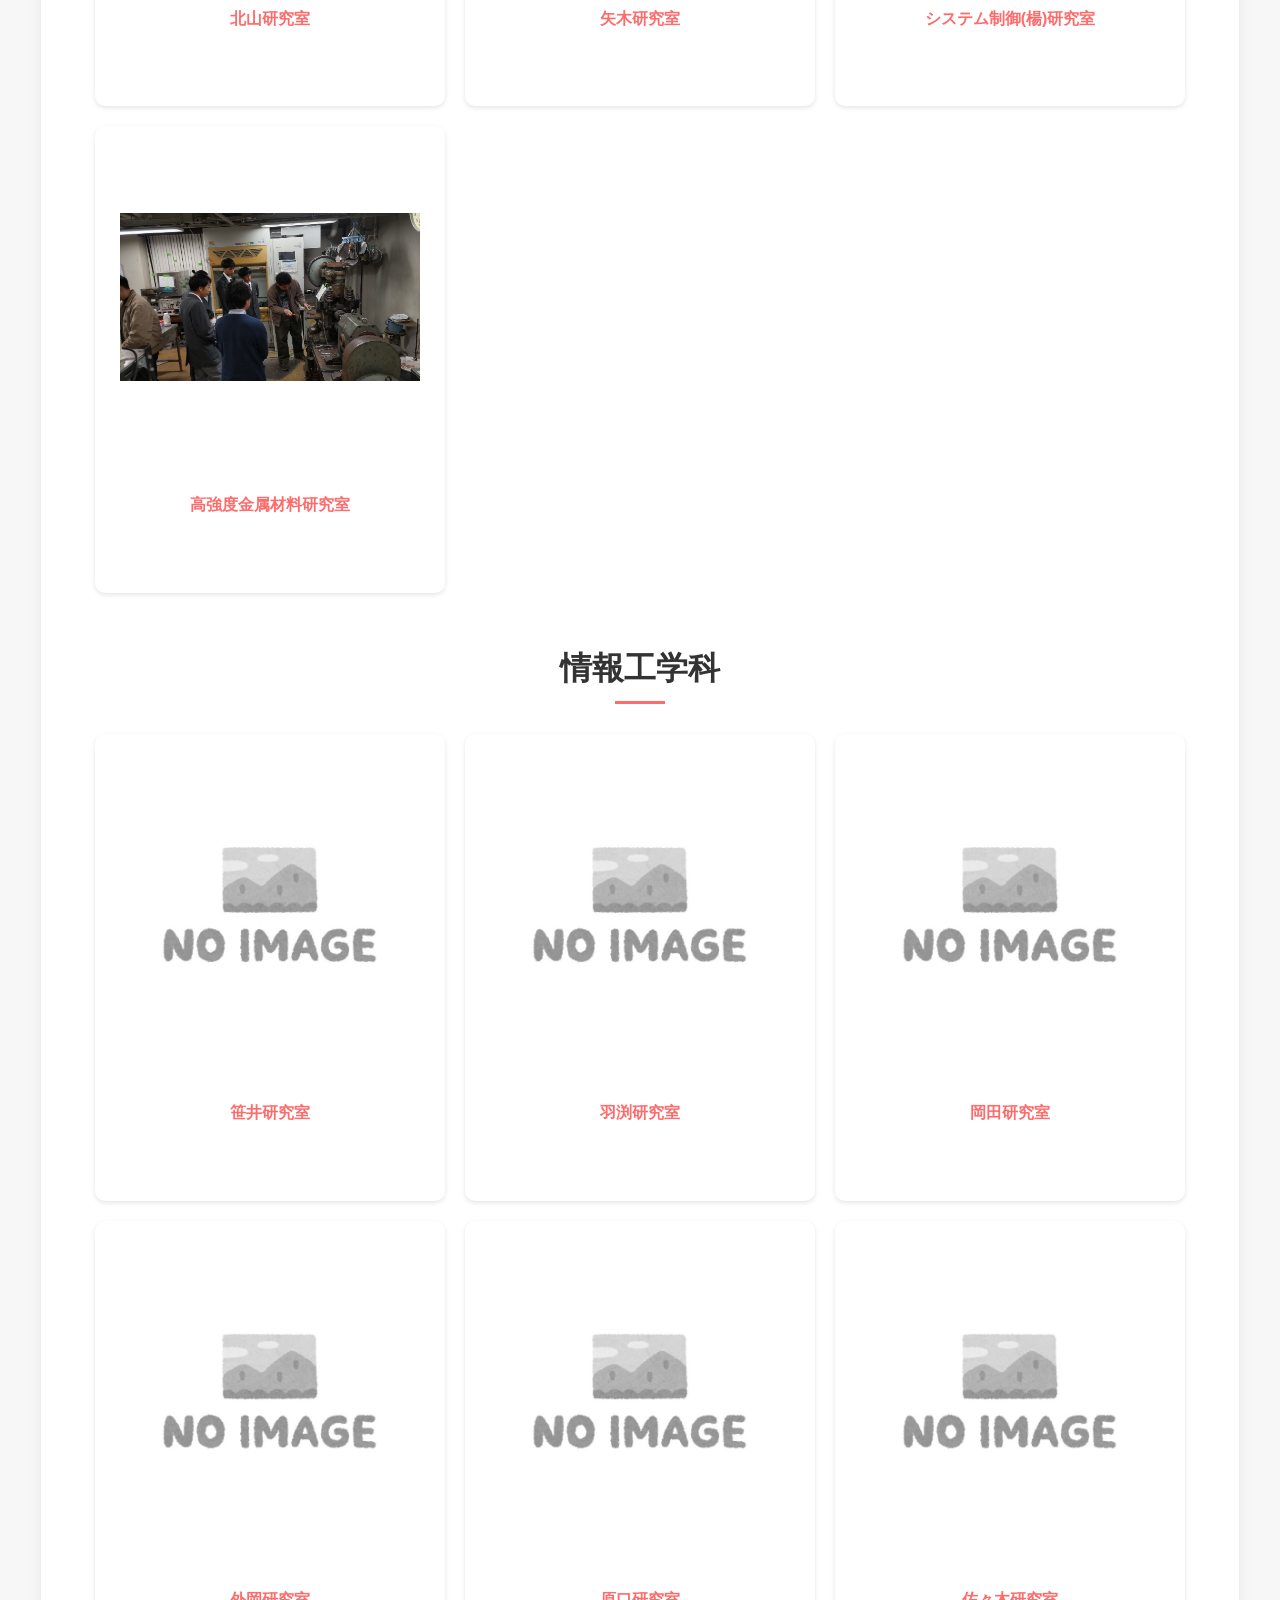
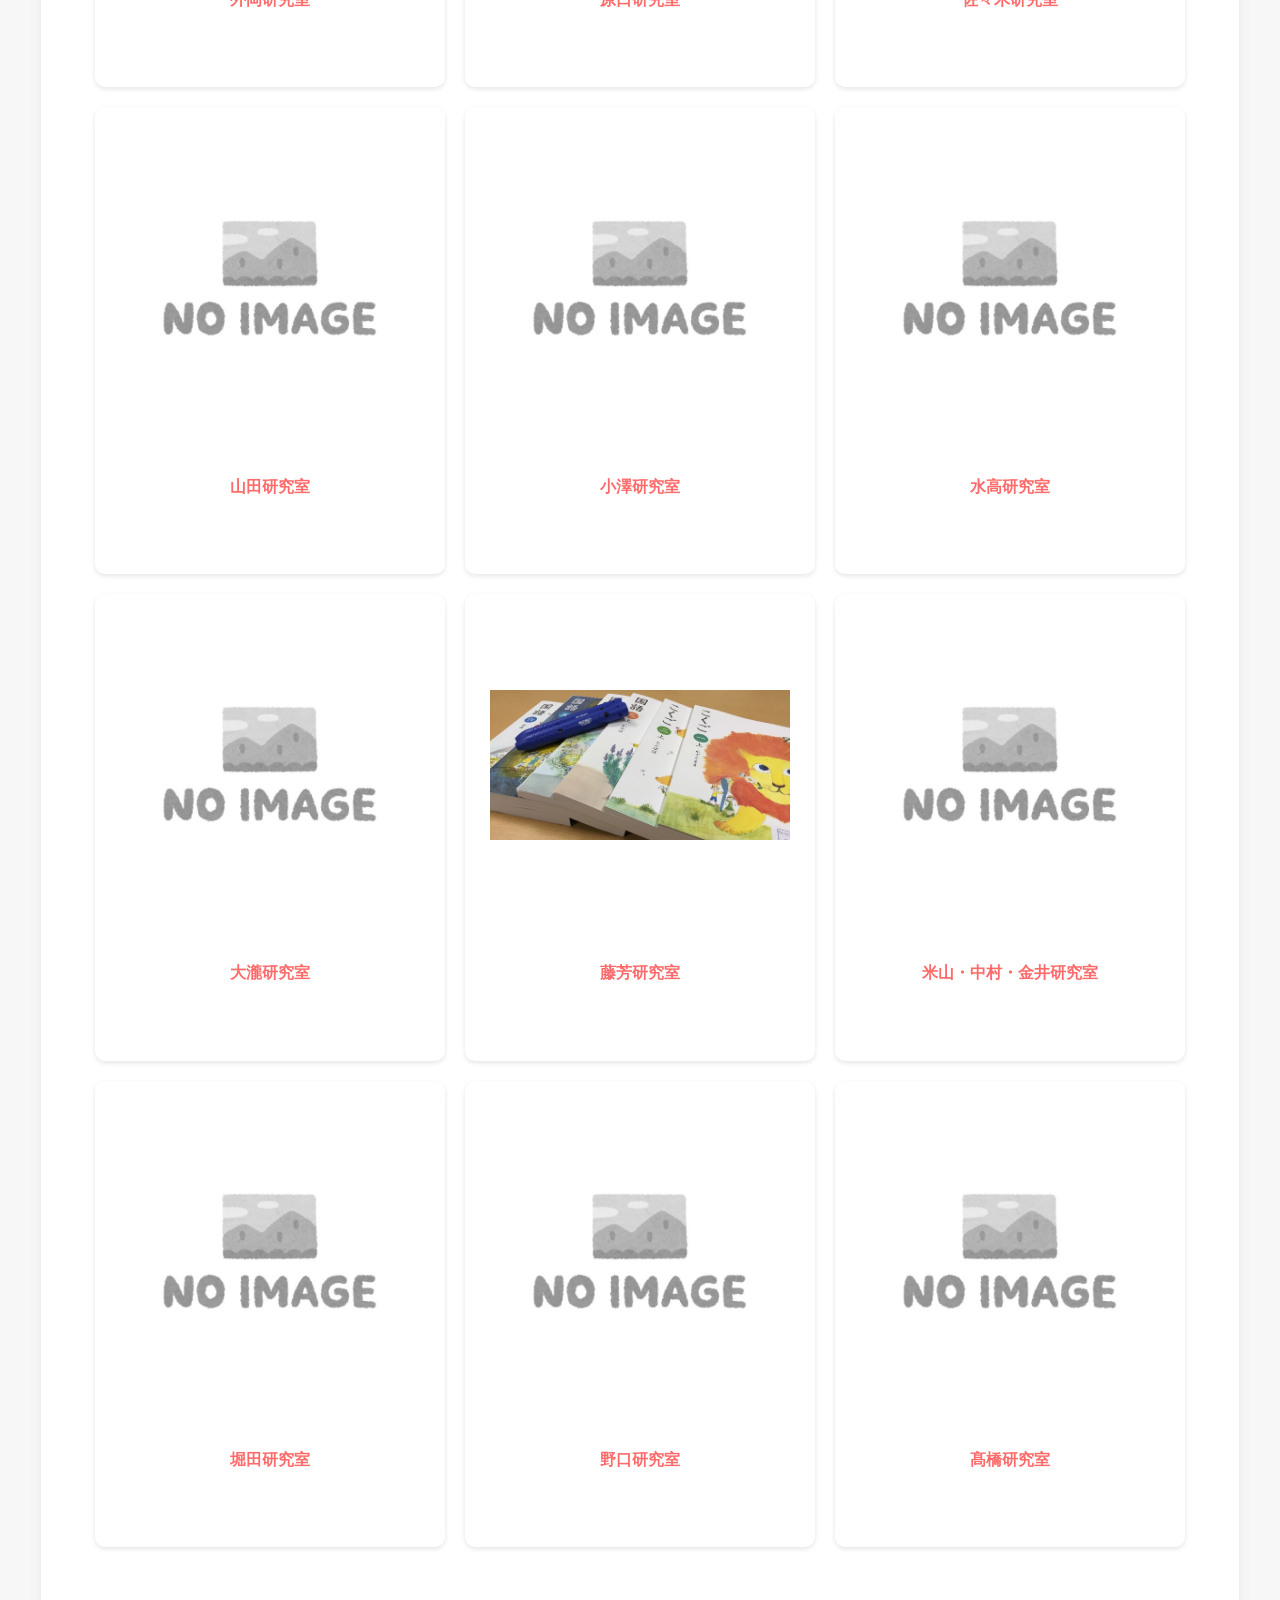
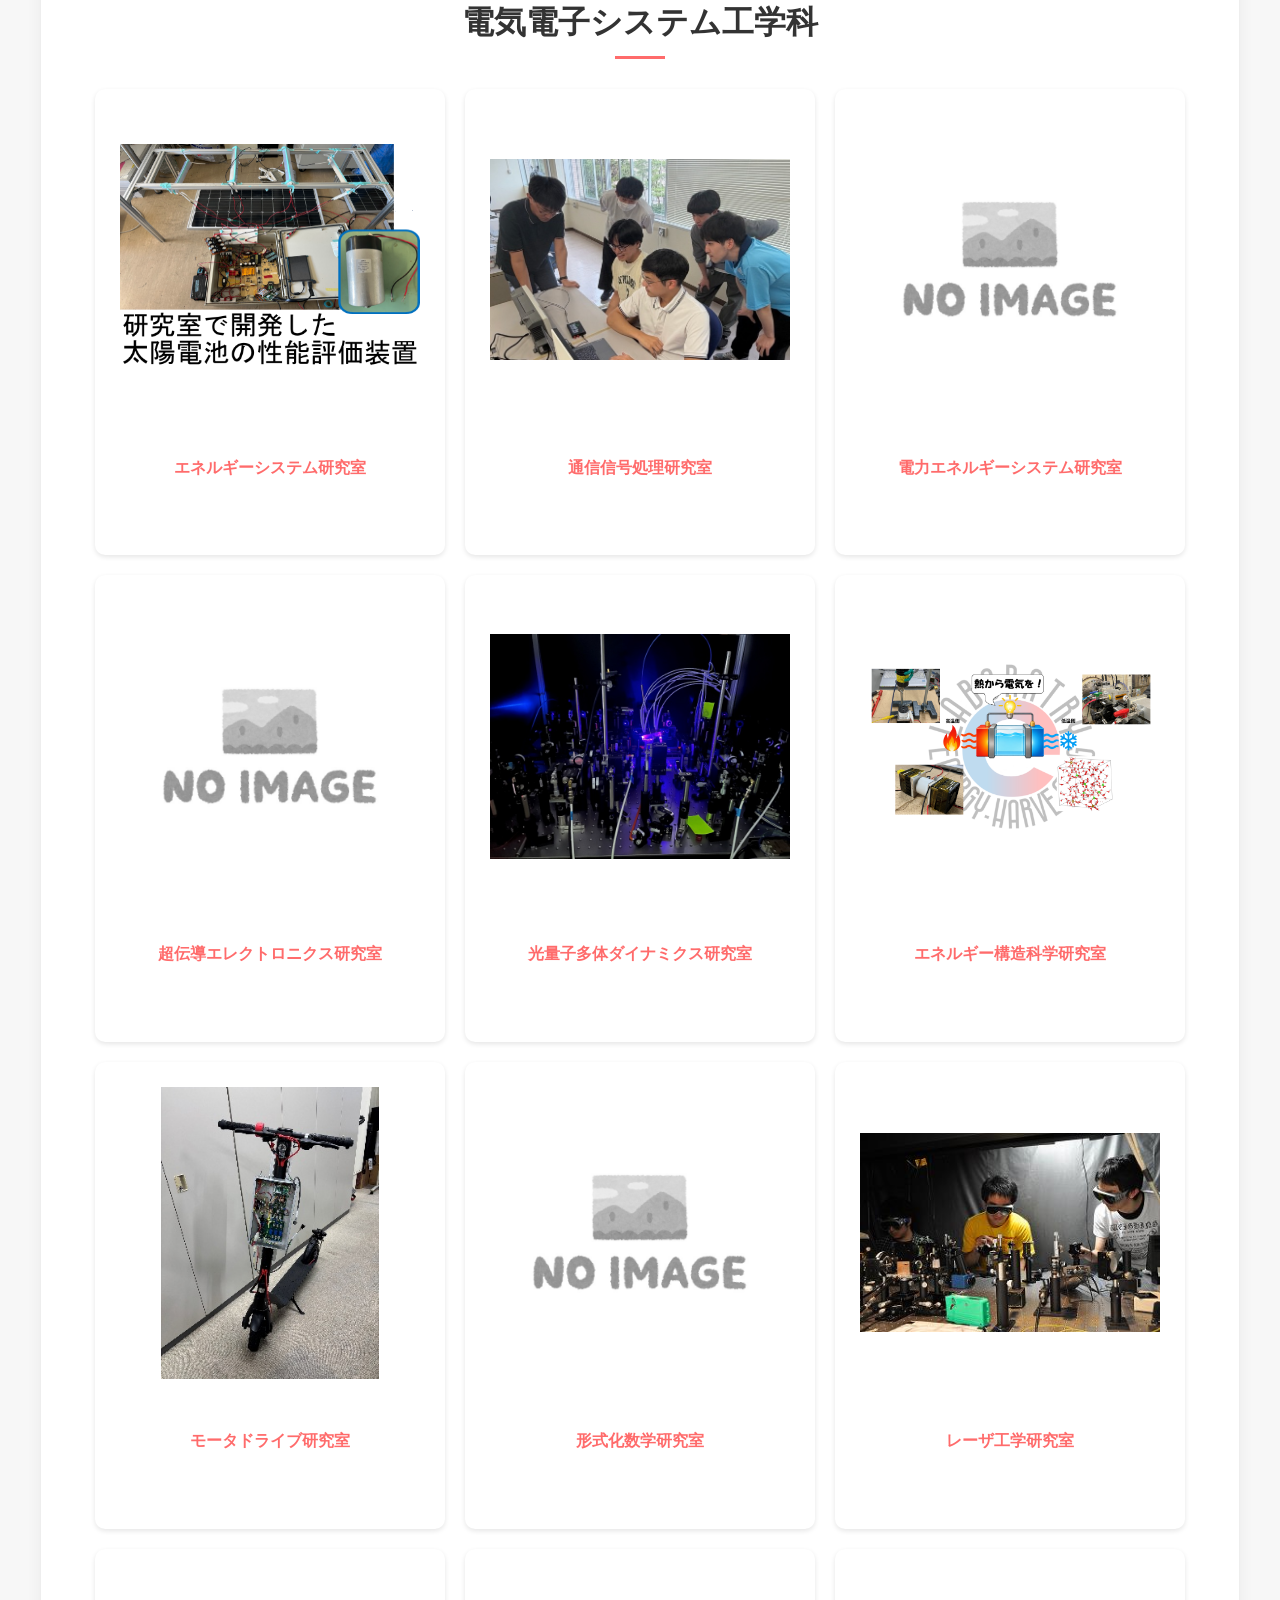
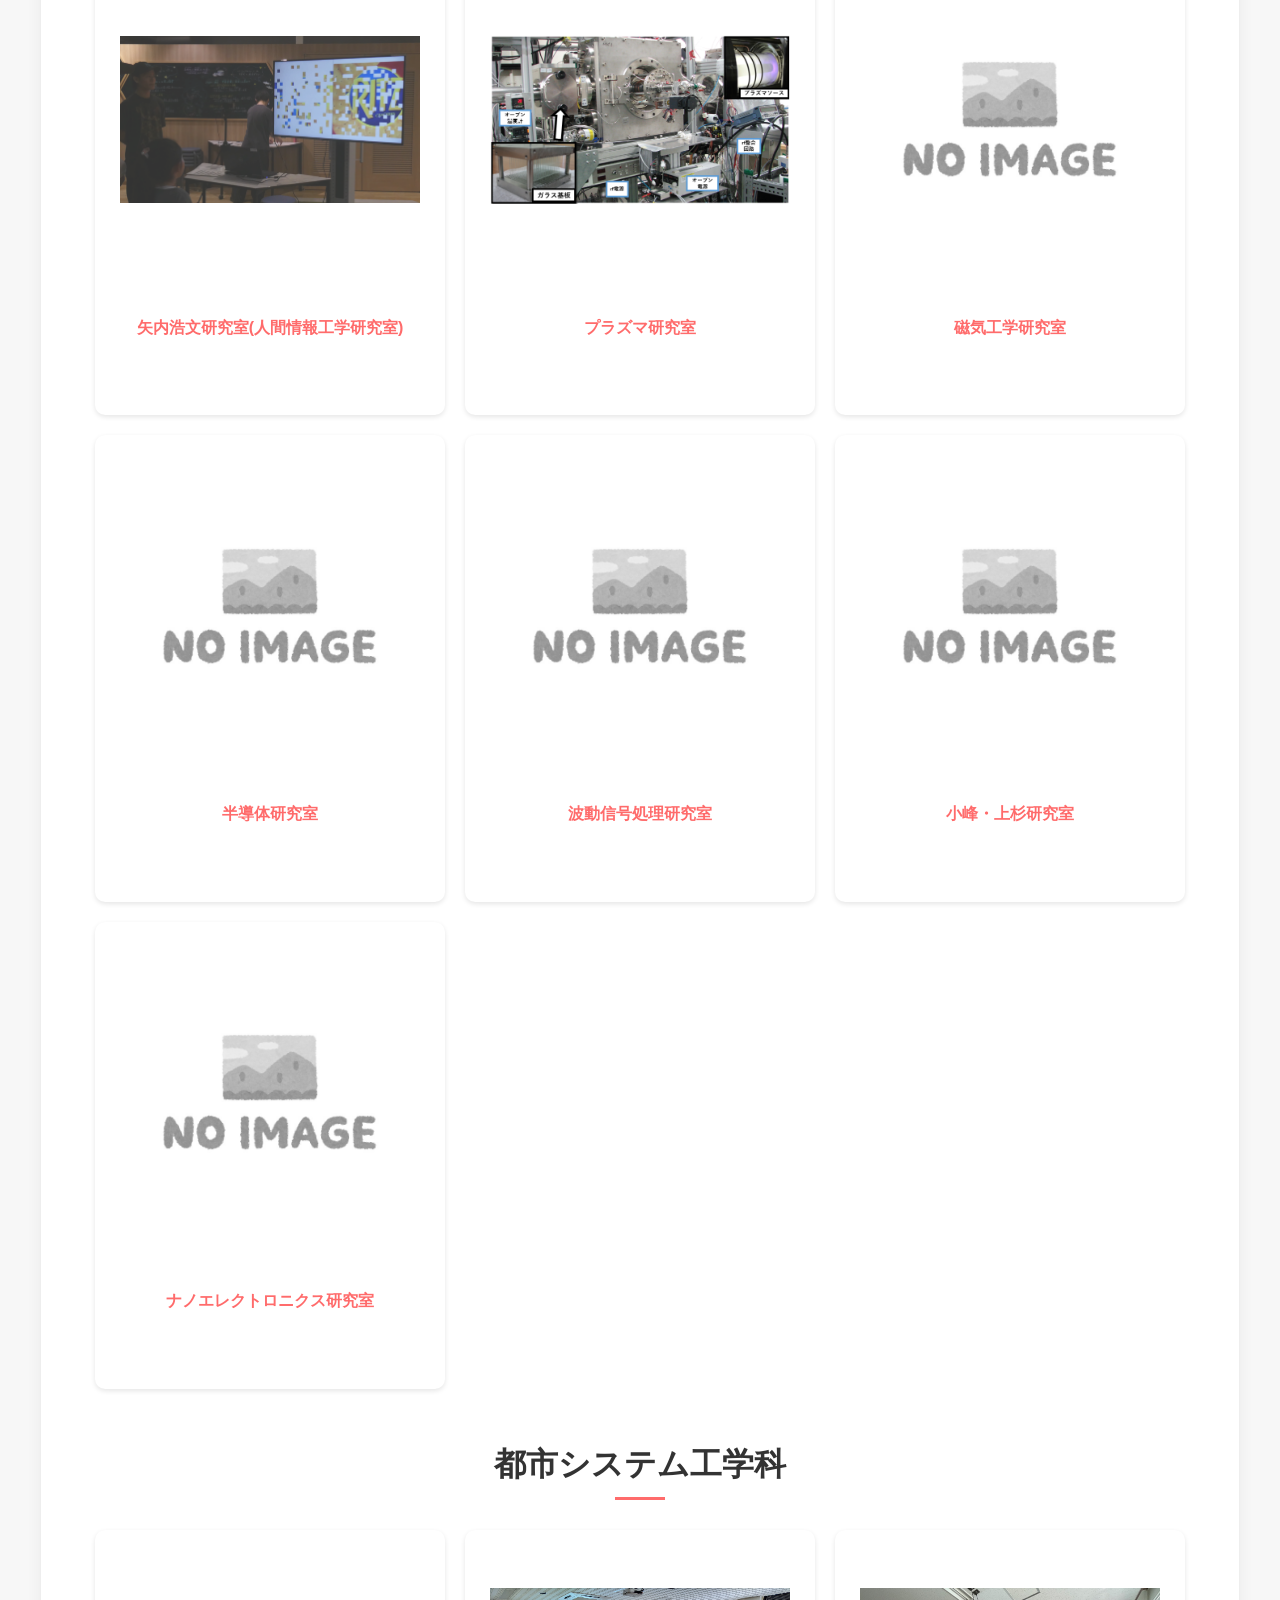
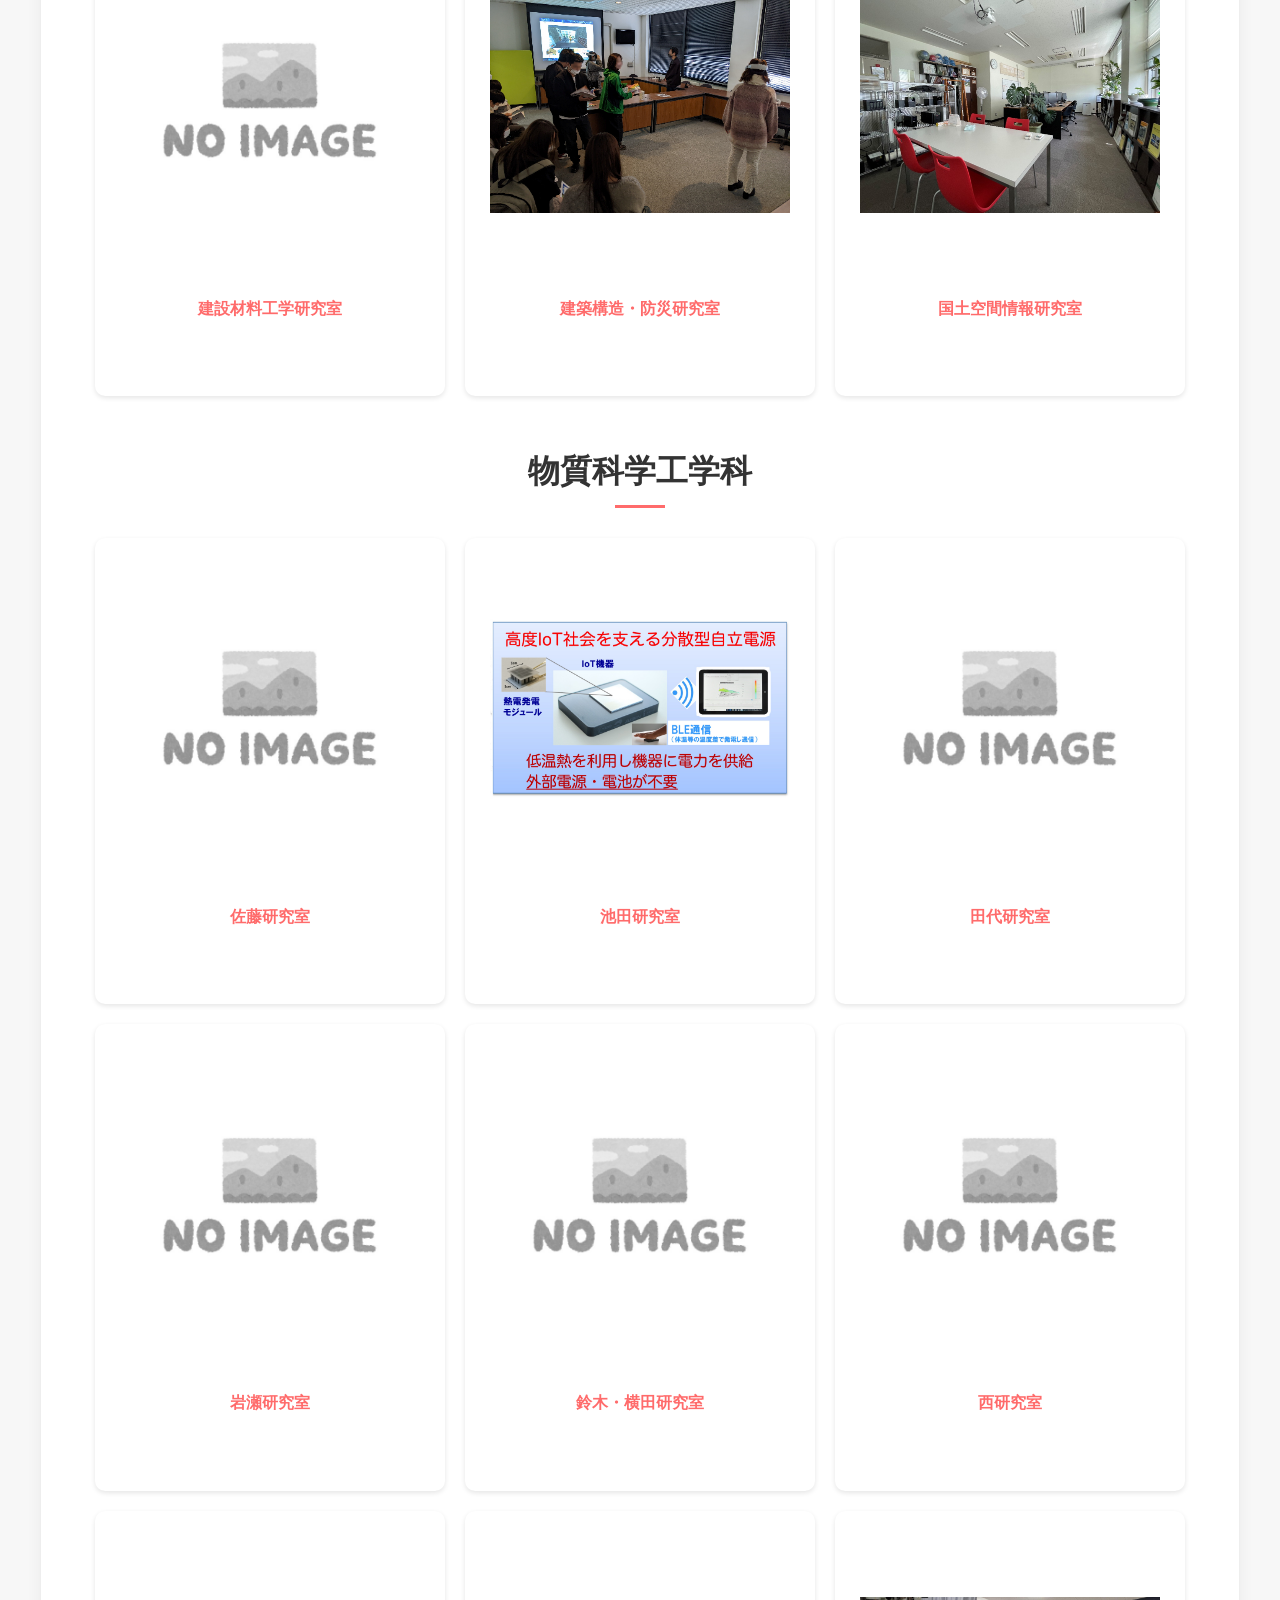
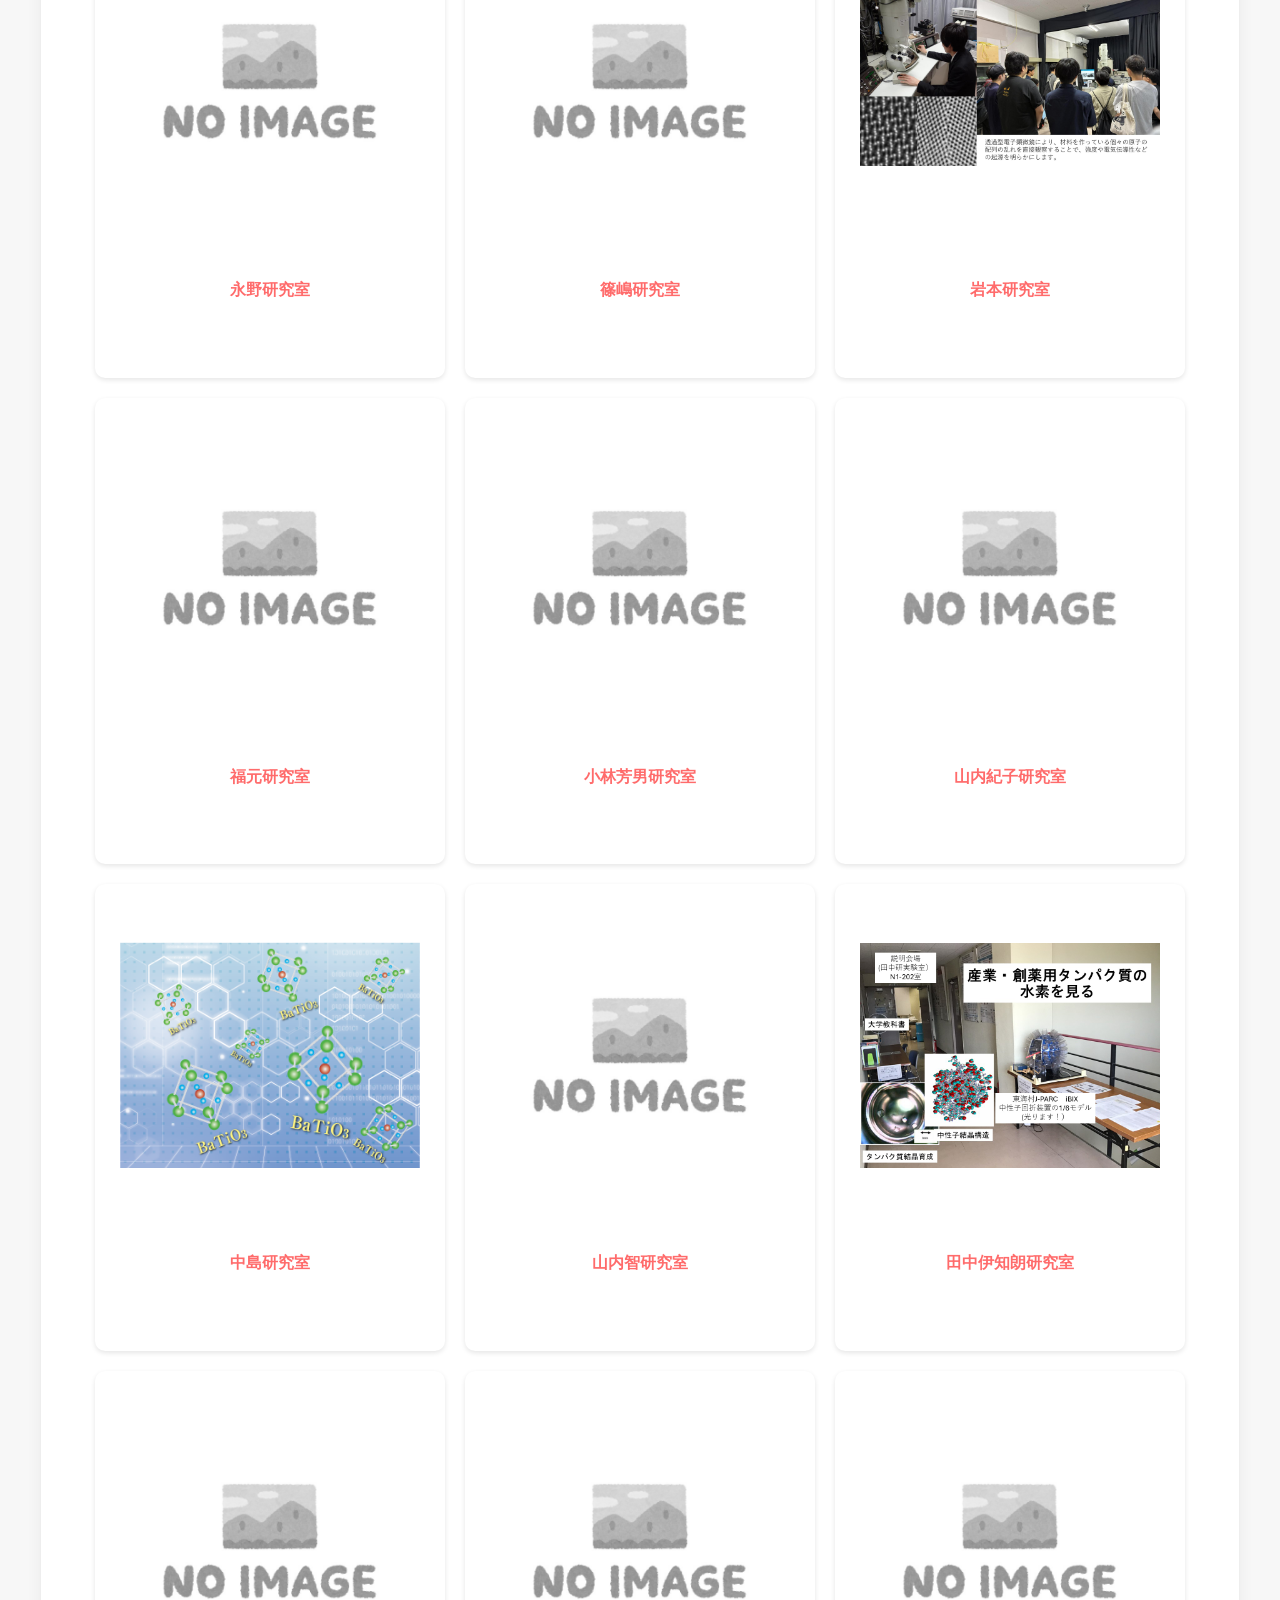
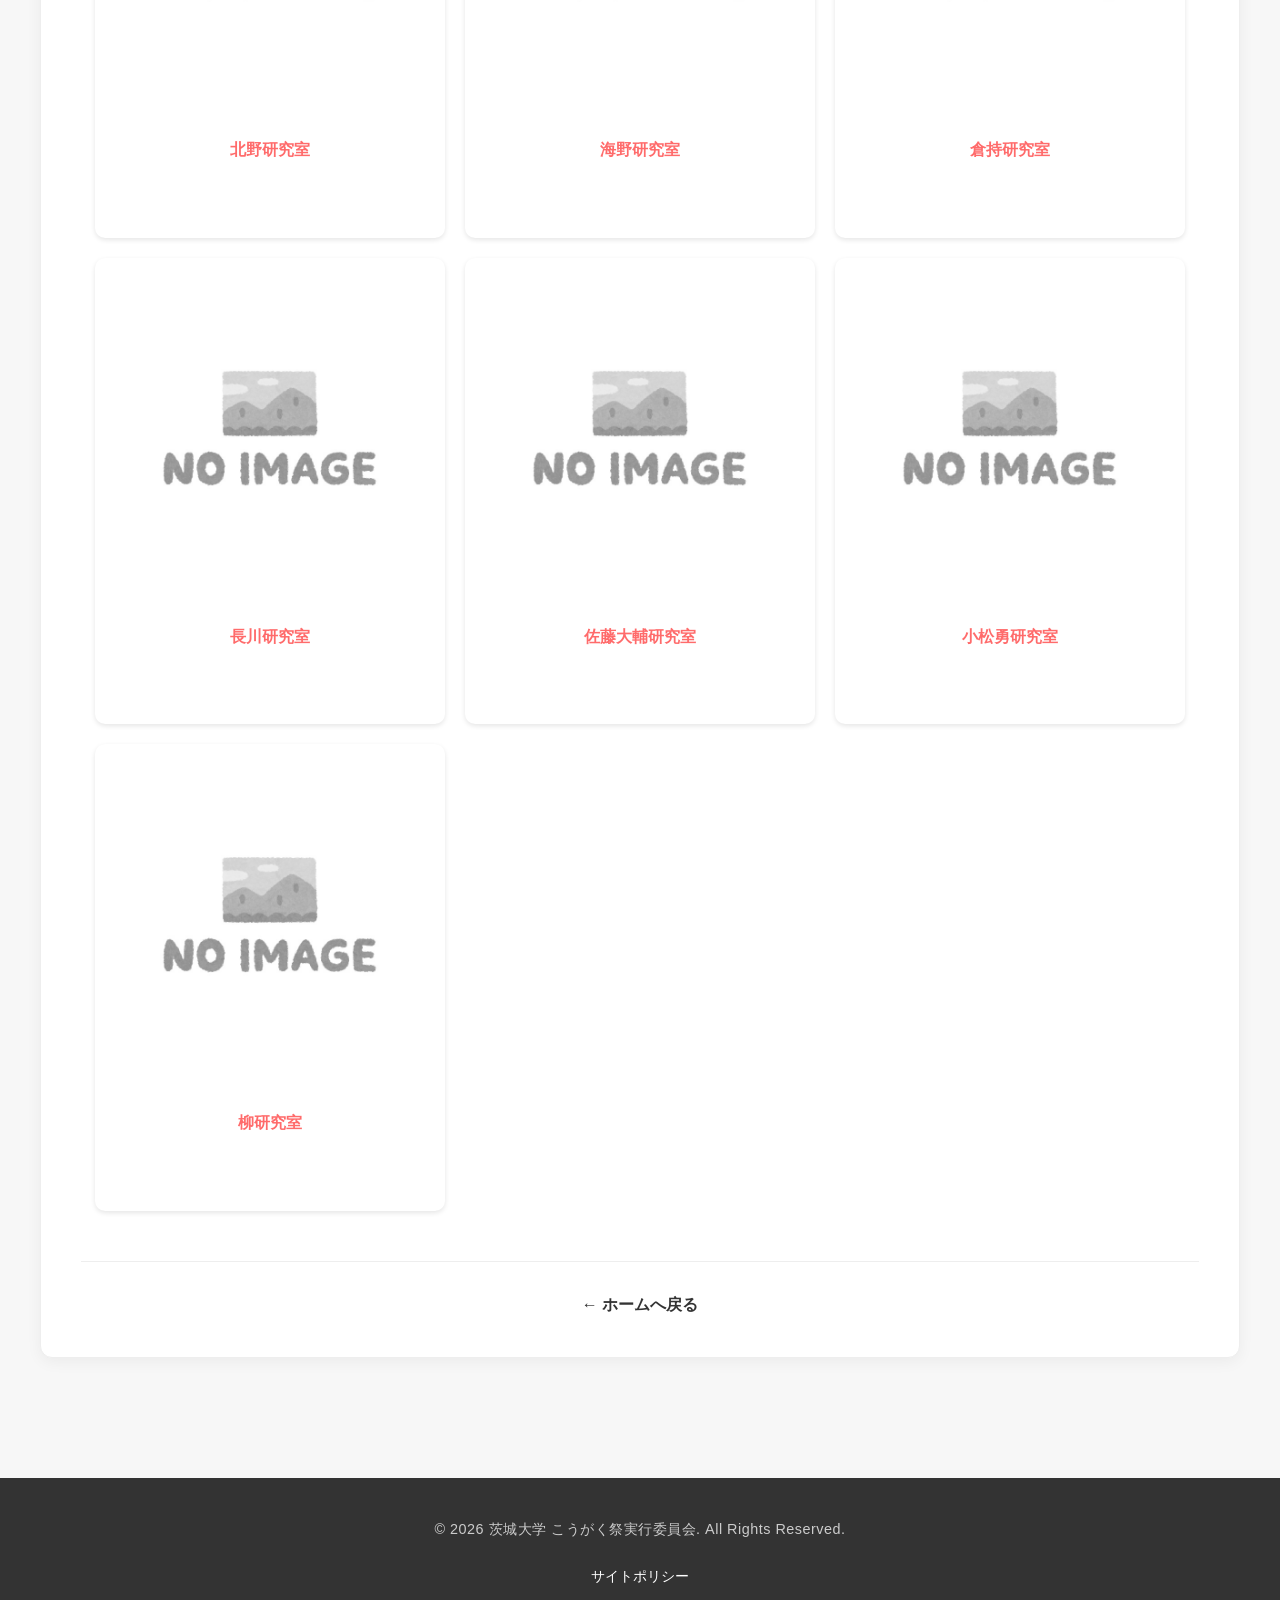
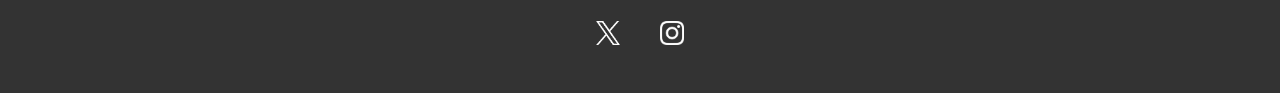
<file: events/laboratories.html>
<!DOCTYPE html>
<html lang="ja">

<head>
    <meta charset="UTF-8">
    <meta name="viewport" content="width=device-width, initial-scale=1.0">
    <link rel="icon" type="image/svg" href="../image/logo.svg">
    <title>研究室公開 - 2026年 こうがく祭</title>
    <link rel="stylesheet" href="../css/base.css">
    <link rel="stylesheet" href="../css/layout.css">
    <link rel="stylesheet" href="../css/components.css">
    <link rel="stylesheet" href="../css/coming_soon.css">
    <link rel="stylesheet" href="../css/laboratories.css">
</head>

<body>
    <header>
        <div class="header-container">
            <div class="header-left">
                <span>2026年 こうがく祭</span>
            </div>

            <div class="header-logo">
                <a href="../index.html">
                    <img src="../image/logo.svg" alt="こうがく祭 ロゴ">
                </a>
            </div>

            <input type="checkbox" id="menu-toggle" class="menu-checkbox">
            <label for="menu-toggle" class="hamburger-btn">
                <span></span>
                <span></span>
                <span></span>
            </label>
            <nav class="header-right">
                <ul class="nav-menu">
                    <li class="menu-item">
                        <a>こうがく祭について</a>
                        <ul class="dropdown">
                            <li><a href="../greeting/greeting_dean.html">学部長挨拶</a></li>
                            <li><a href="../greeting/greeting_chair.html">委員長挨拶</a></li>
                            <li><a href="../sponsors.html">協賛企業一覧</a></li>
                            <li><a href="../index.html#news">お知らせ</a></li>
                            <li><a href="../index.html#access">アクセス</a></li>
                        </ul>
                    </li>
                    <li class="menu-item">
                        <a>企画情報</a>
                        <ul class="dropdown">
                            <li><a href="../events/outdoor.html">屋外企画</a></li>
                            <li><a href="../events/indoor.html">屋内企画</a></li>
                            <li><a href="../events/laboratories.html">研究室</a></li>
                        </ul>
                    </li>
                    <li class="menu-item">
                        <a href="../contact.html">お問い合わせ</a>
                        <ul class="dropdown">
                            <li><a href="../contact.html#exhibitor">出展者向け</a></li>
                            <li><a href="../contact.html#sponsors">協賛について</a></li>
                            <li><a href="../contact.html#others">その他</a></li>
                        </ul>
                    </li>
                </ul>
            </nav>
        </div>
    </header>

    <main class="events-main">
        <div class="events-panel">
            <h1>研究室公開</h1>

            <!-- ジャンル絞り込みボタン -->
            <div id="genreFilters" class="genre-filters">
                <button type="button" class="genre-filter active" data-genre="all">
                    すべて
                </button>
                <button type="button" class="genre-filter" data-genre="機械システム工学科">
                    機械システム工学科
                </button>
                <button type="button" class="genre-filter" data-genre="情報工学科">
                    情報工学科
                </button>
                <button type="button" class="genre-filter" data-genre="電気電子システム工学科">
                    電気電子システム工学科
                </button>
                <button type="button" class="genre-filter" data-genre="都市システム工学科">
                    都市システム工学科
                </button>
                <button type="button" class="genre-filter" data-genre="物質科学工学科">
                    物質科学工学科
                </button>
            </div>

            <div id="eventsContainer" data-events-src="../json/events_laboratories.json">
            </div>

            <!-- モーダル -->
            <div id="modal" class="modal">
                <div class="modal-content">
                    <span id="closeModal" class="close">&times;</span>
                    <div class="slide-container">
                        <div class="slide-track" id="modalSlideTrack"></div>
                    </div>
                    <div id="modalInfoTable"></div>
                </div>
            </div>

            <script src="../js/laboratories.js"></script>
            <div class="back-home-wrap"
                style="margin-top: 50px; padding-top: 30px; border-top: 1px solid #eee; text-align: center;">
                <a href="../index.html" class="back-home-link"
                    style="text-decoration: none; font-weight: bold; color: inherit; font-size: 1rem;">
                    ← ホームへ戻る
                </a>
            </div>
        </div>
    </main>

    <footer>
        <div class="footer-container">
            <p class="copyright">&copy; 2026 茨城大学 こうがく祭実行委員会. All Rights Reserved.</p>

            <div class="footer-links">
                <a href="../site-policy.html">サイトポリシー</a>
            </div>

            <div class="footer-sns">
                <a href="https://x.com/kougakufes" target="_blank" rel="noopener noreferrer" class="sns-icon-link">
                    <img src="../image/x-logo.png" alt="X公式ロゴ" class="sns-icon">
                </a>

                <a href="https://instagram.com/kougakufes" target="_blank" rel="noopener noreferrer"
                    class="sns-icon-link">
                    <img src="../image/insta-logo.png" alt="Instagram公式ロゴ" class="sns-icon">
                </a>
            </div>
        </div>
    </footer>
</body>

</html>
</file>
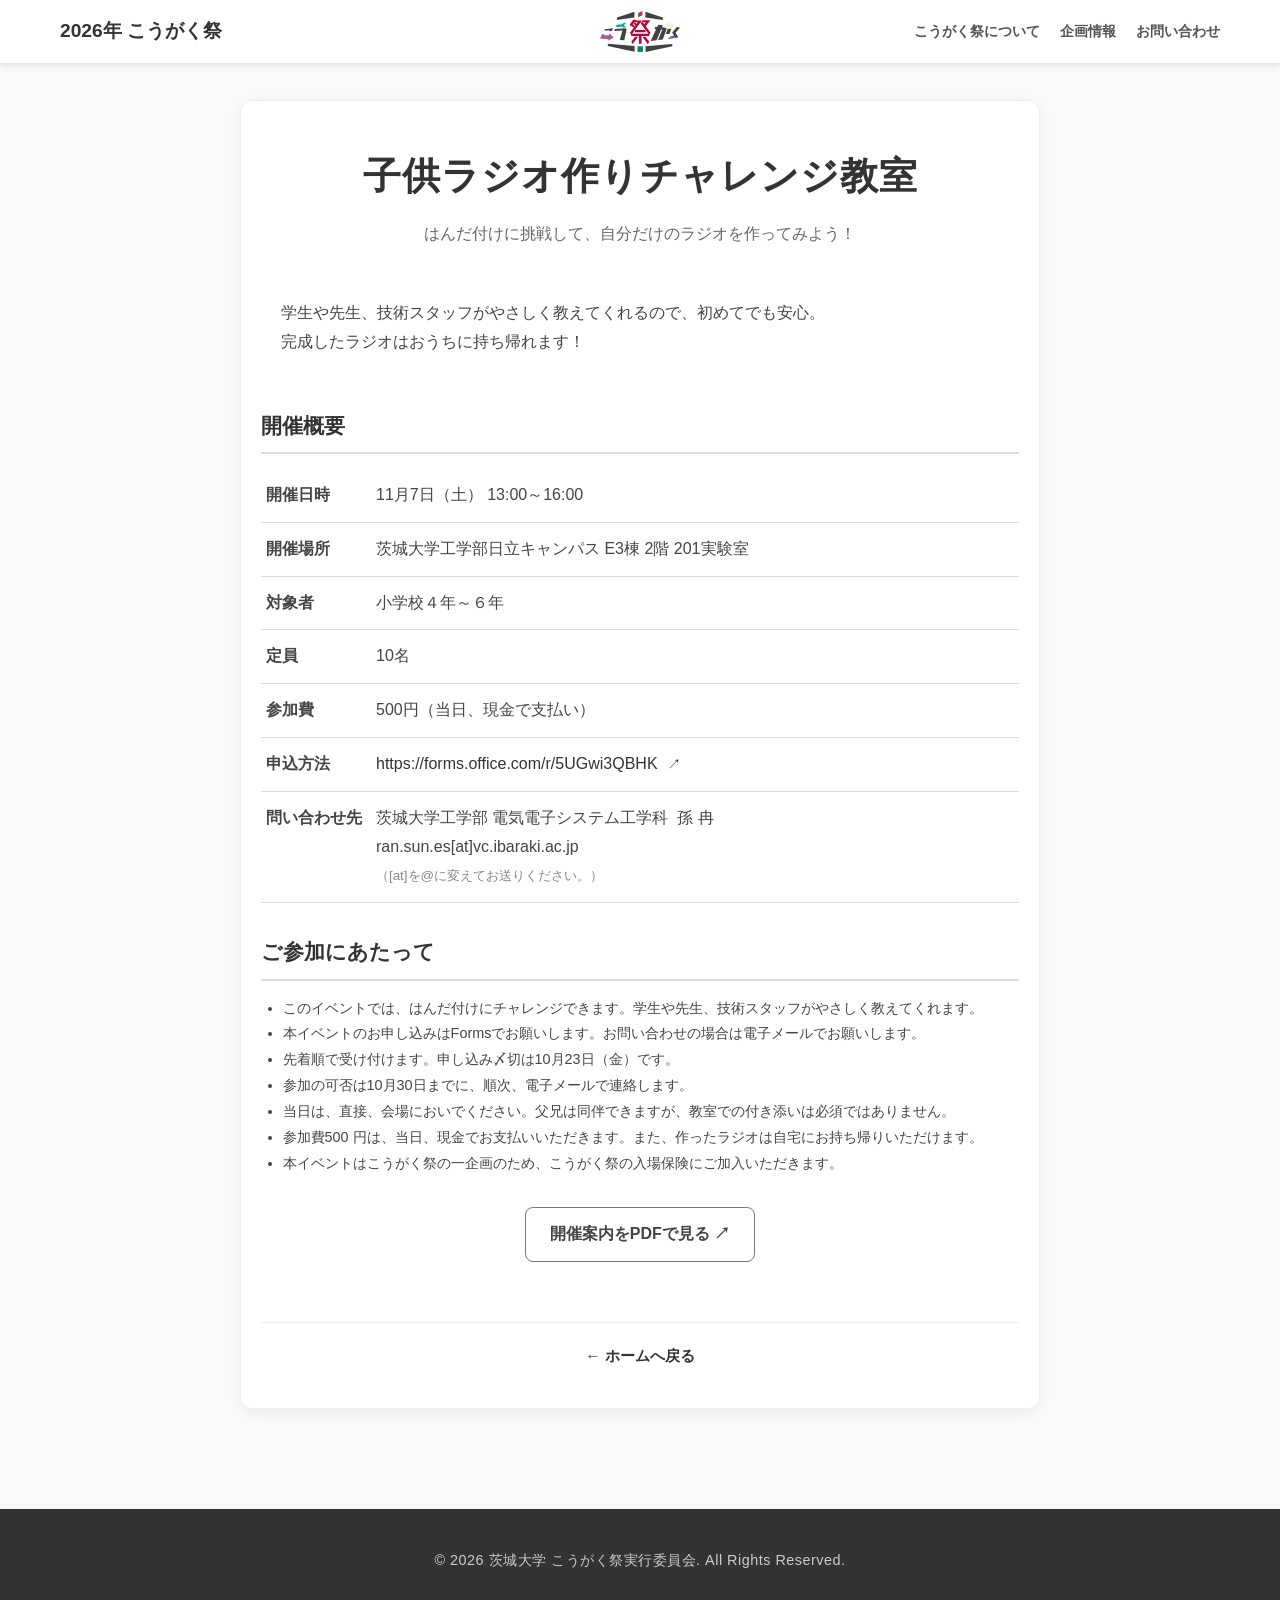
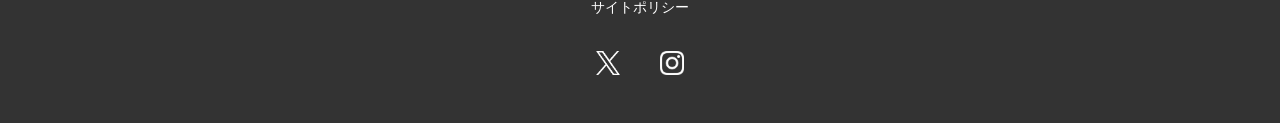
<file: events/making_radio.html>
<!DOCTYPE html>
<html lang="ja">

<head>
    <meta charset="UTF-8">
    <meta name="viewport" content="width=device-width, initial-scale=1.0">
    <link rel="icon" type="image/svg" href="../image/logo.svg">
    <title>ラジオつくり教室 - 2026年 こうがく祭</title>
    <link rel="stylesheet" href="../css/base.css">
    <link rel="stylesheet" href="../css/layout.css">
    <link rel="stylesheet" href="../css/components.css">
</head>

<body>
    <header>
        <div class="header-container">
            <div class="header-left">
                <span>2026年 こうがく祭</span>
            </div>

            <div class="header-logo">
                <a href="../index.html">
                    <img src="../image/logo.svg" alt="こうがく祭 ロゴ">
                </a>
            </div>

            <input type="checkbox" id="menu-toggle" class="menu-checkbox">
            <label for="menu-toggle" class="hamburger-btn">
                <span></span>
                <span></span>
                <span></span>
            </label>
            <nav class="header-right">
                <ul class="nav-menu">
                    <li class="menu-item">
                        <a>こうがく祭について</a>
                        <ul class="dropdown">
                            <li><a href="../greeting/greeting_dean.html">学部長挨拶</a></li>
                            <li><a href="../greeting/greeting_chair.html">委員長挨拶</a></li>
                            <li><a href="../sponsors.html">協賛企業一覧</a></li>
                            <li><a href="../index.html#news">お知らせ</a></li>
                            <li><a href="../index.html#access">アクセス</a></li>
                        </ul>
                    </li>
                    <li class="menu-item">
                        <a>企画情報</a>
                        <ul class="dropdown">
                            <li><a href="../events/outdoor.html">屋外企画</a></li>
                            <li><a href="../events/indoor.html">屋内企画</a></li>
                            <li><a href="../events/laboratories.html">研究室</a></li>
                        </ul>
                    </li>
                    <li class="menu-item">
                        <a href="../contact.html">お問い合わせ</a>
                        <ul class="dropdown">
                            <li><a href="../contact.html#exhibitor">出展者向け</a></li>
                            <li><a href="../contact.html#sponsors">協賛について</a></li>
                            <li><a href="../contact.html#others">その他</a></li>
                        </ul>
                    </li>
                </ul>
            </nav>
        </div>
    </header>

    <main
        style="padding: 100px 20px; min-height: 70vh; display: flex; align-items: flex-start; justify-content: center; background-color: #f9f9f9; box-sizing: border-box;">

        <!-- 中央の白いコンテナ -->
        <div style="max-width: 800px; width: 100%; margin: 0 auto; text-align: center; padding: 40px 20px;
            box-sizing: border-box; background: #fff; border-radius: 12px; border: 1px solid #eee;
            box-shadow: 0 4px 15px rgba(0, 0, 0, 0.05);">

            <!-- イベント内容 -->
            <section class="content-section" id="radio-challenge"
                style="position: relative; padding-bottom: 20px; margin-bottom: 40px; color: #444; line-height: 1.8; text-align: left;">

                <!-- タイトル -->
                <h2
                    style="font-size: clamp(1.8rem, 5.5vw, 2.4rem); letter-spacing: 1px; color: #333; margin: 0 0 10px; text-align: center;">
                    子供ラジオ作りチャレンジ教室
                </h2>

                <p style="font-size: 1rem; color: #666; margin: 0 0 30px; text-align: center;">
                    はんだ付けに挑戦して、自分だけのラジオを作ってみよう！
                </p>

                <!-- イベント紹介 -->
                <div style="border-radius: 12px; padding: 20px; margin-bottom: 30px; box-sizing: border-box;">
                    <p style="margin: 0;">
                        学生や先生、技術スタッフがやさしく教えてくれるので、初めてでも安心。<br>完成したラジオはおうちに持ち帰れます！
                    </p>
                </div>

                <!-- 開催概要 -->
                <h3
                    style="font-size: 1.3rem; color: #333; margin: 0 0 15px; padding-bottom: 8px; border-bottom: 2px solid #ddd;">
                    開催概要
                </h3>

                <dl style="margin: 0 0 30px;">

                    <div style="display: flex; flex-wrap: wrap; border-bottom: 1px solid #ddd; padding: 12px 5px;">
                        <dt style="width: 110px; flex-shrink: 0; font-weight: bold;">開催日時</dt>
                        <dd style="margin: 0; flex: 1; min-width: 150px;">
                            11月7日（土） 13:00～16:00
                        </dd>
                    </div>

                    <div style="display: flex; flex-wrap: wrap; border-bottom: 1px solid #ddd; padding: 12px 5px;">
                        <dt style="width: 110px; flex-shrink: 0; font-weight: bold;">開催場所</dt>
                        <dd style="margin: 0; flex: 1; min-width: 150px;">
                            茨城大学工学部日立キャンパス E3棟 2階 201実験室
                        </dd>
                    </div>

                    <div style="display: flex; flex-wrap: wrap; border-bottom: 1px solid #ddd; padding: 12px 5px;">
                        <dt style="width: 110px; flex-shrink: 0; font-weight: bold;">対象者</dt>
                        <dd style="margin: 0; flex: 1; min-width: 150px;">
                            小学校４年～６年
                        </dd>
                    </div>

                    <div style="display: flex; flex-wrap: wrap; border-bottom: 1px solid #ddd; padding: 12px 5px;">
                        <dt style="width: 110px; flex-shrink: 0; font-weight: bold;">定員</dt>
                        <dd style="margin: 0; flex: 1; min-width: 150px;">
                            10名
                        </dd>
                    </div>

                    <div style="display: flex; flex-wrap: wrap; border-bottom: 1px solid #ddd; padding: 12px 5px;">
                        <dt style="width: 110px; flex-shrink: 0; font-weight: bold;">参加費</dt>
                        <dd style="margin: 0; flex: 1; min-width: 150px;">
                            500円（当日、現金で支払い）
                        </dd>
                    </div>

                    <div style="display: flex; flex-wrap: wrap; border-bottom: 1px solid #ddd; padding: 12px 5px;">
                        <dt style="width: 110px; flex-shrink: 0; font-weight: bold;">申込方法</dt>
                        <dd style="margin: 0; flex: 1; min-width: 150px;">
                            <a href="https://forms.office.com/r/5UGwi3QBHK" target="_blank" rel="noopener noreferrer"
                                style="display: inline-block; color: #333; text-decoration: none; font-size: 1rem; line-height: 1.6; overflow-wrap: anywhere;"
                                onmouseover="this.style.textDecoration='underline'; this.style.textUnderlineOffset='4px';"
                                onmouseout="this.style.textDecoration='none';">
                                https://forms.office.com/r/5UGwi3QBHK
                                <span style="margin-left: 5px; font-size: 0.85em;">↗</span>
                            </a>
                        </dd>
                    </div>

                    <div style="display: flex; flex-wrap: wrap; border-bottom: 1px solid #ddd; padding: 12px 5px;">
                        <dt style="width: 110px; flex-shrink: 0; font-weight: bold;">問い合わせ先</dt>
                        <dd style="margin: 0; flex: 1; min-width: 150px;">
                            茨城大学工学部 電気電子システム工学科&nbsp;&nbsp;孫 冉<br>
                            ran.sun.es[at]vc.ibaraki.ac.jp<br>
                            <small style="color: #888;">（[at]を@に変えてお送りください。）</small>
                        </dd>
                    </div>

                </dl>

                <h3
                    style="font-size: 1.3rem; color: #333; margin: 0 0 15px; padding-bottom: 8px; border-bottom: 2px solid #ddd;">
                    ご参加にあたって
                </h3>

                <ul style="font-size: 0.9rem; padding-left: 1.5em; margin: 0 0 30px;">
                    <li>このイベントでは、はんだ付けにチャレンジできます。学生や先生、技術スタッフがやさしく教えてくれます。</li>
                    <li>本イベントのお申し込みはFormsでお願いします。お問い合わせの場合は電子メールでお願いします。</li>
                    <li>先着順で受け付けます。申し込み〆切は10月23日（金）です。</li>
                    <li>参加の可否は10月30日までに、順次、電子メールで連絡します。</li>
                    <li>当日は、直接、会場においでください。父兄は同伴できますが、教室での付き添いは必須ではありません。</li>
                    <li>参加費500 円は、当日、現金でお支払いいただきます。また、作ったラジオは自宅にお持ち帰りいただけます。</li>
                    <li>本イベントはこうがく祭の一企画のため、こうがく祭の入場保険にご加入いただきます。</li>
                </ul>

                <!-- PDFへのリンク -->
                <div style="text-align: center; margin-top: 30px;">
                    <a href="./making_radio.pdf" target="_blank" rel="noopener noreferrer"
                        style="display: inline-block; max-width: 100%; box-sizing: border-box; padding: 12px 24px; border: 1px solid #777; border-radius: 8px; color: #444; text-decoration: none; font-weight: bold; overflow-wrap: anywhere;">
                        開催案内をPDFで見る ↗
                    </a>
                </div>

            </section>

            <!-- ホームへ戻る -->
            <div class="back-home-wrap" style="padding-top: 20px; border-top: 1px solid #eee; text-align: center;">

                <a href="../index.html" class="back-home-link"
                    style="text-decoration: none; font-weight: bold; color: inherit; font-size: 0.95rem;">
                    ← ホームへ戻る
                </a>

            </div>

        </div>

    </main>

    <footer>
        <div class="footer-container">
            <p class="copyright">&copy; 2026 茨城大学 こうがく祭実行委員会. All Rights Reserved.</p>

            <div class="footer-links">
                <a href="../site-policy.html">サイトポリシー</a>
            </div>

            <div class="footer-sns">
                <a href="https://x.com/kougakufes" target="_blank" rel="noopener noreferrer" class="sns-icon-link">
                    <img src="../image/x-logo.png" alt="X公式ロゴ" class="sns-icon">
                </a>

                <a href="https://instagram.com/kougakufes" target="_blank" rel="noopener noreferrer"
                    class="sns-icon-link">
                    <img src="../image/insta-logo.png" alt="Instagram公式ロゴ" class="sns-icon">
                </a>
            </div>
        </div>
    </footer>
</body>

</html>
</file>
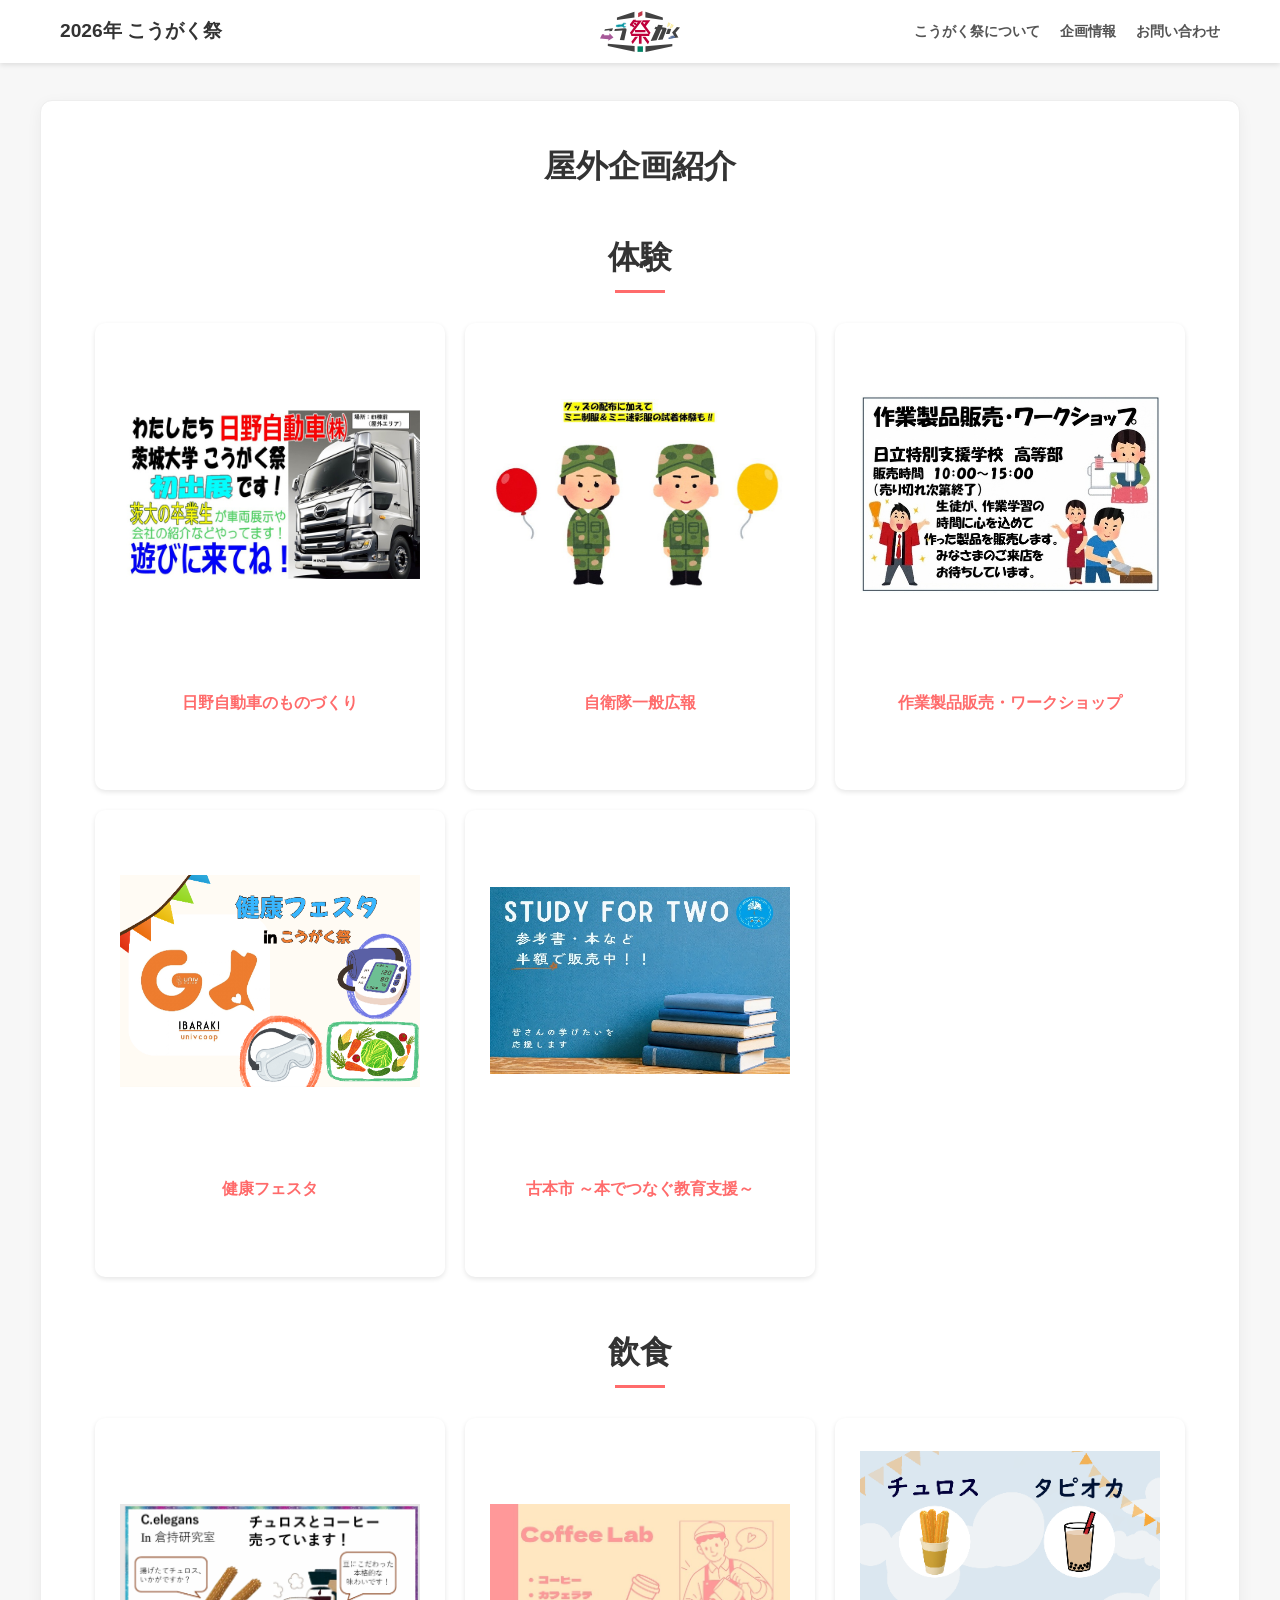
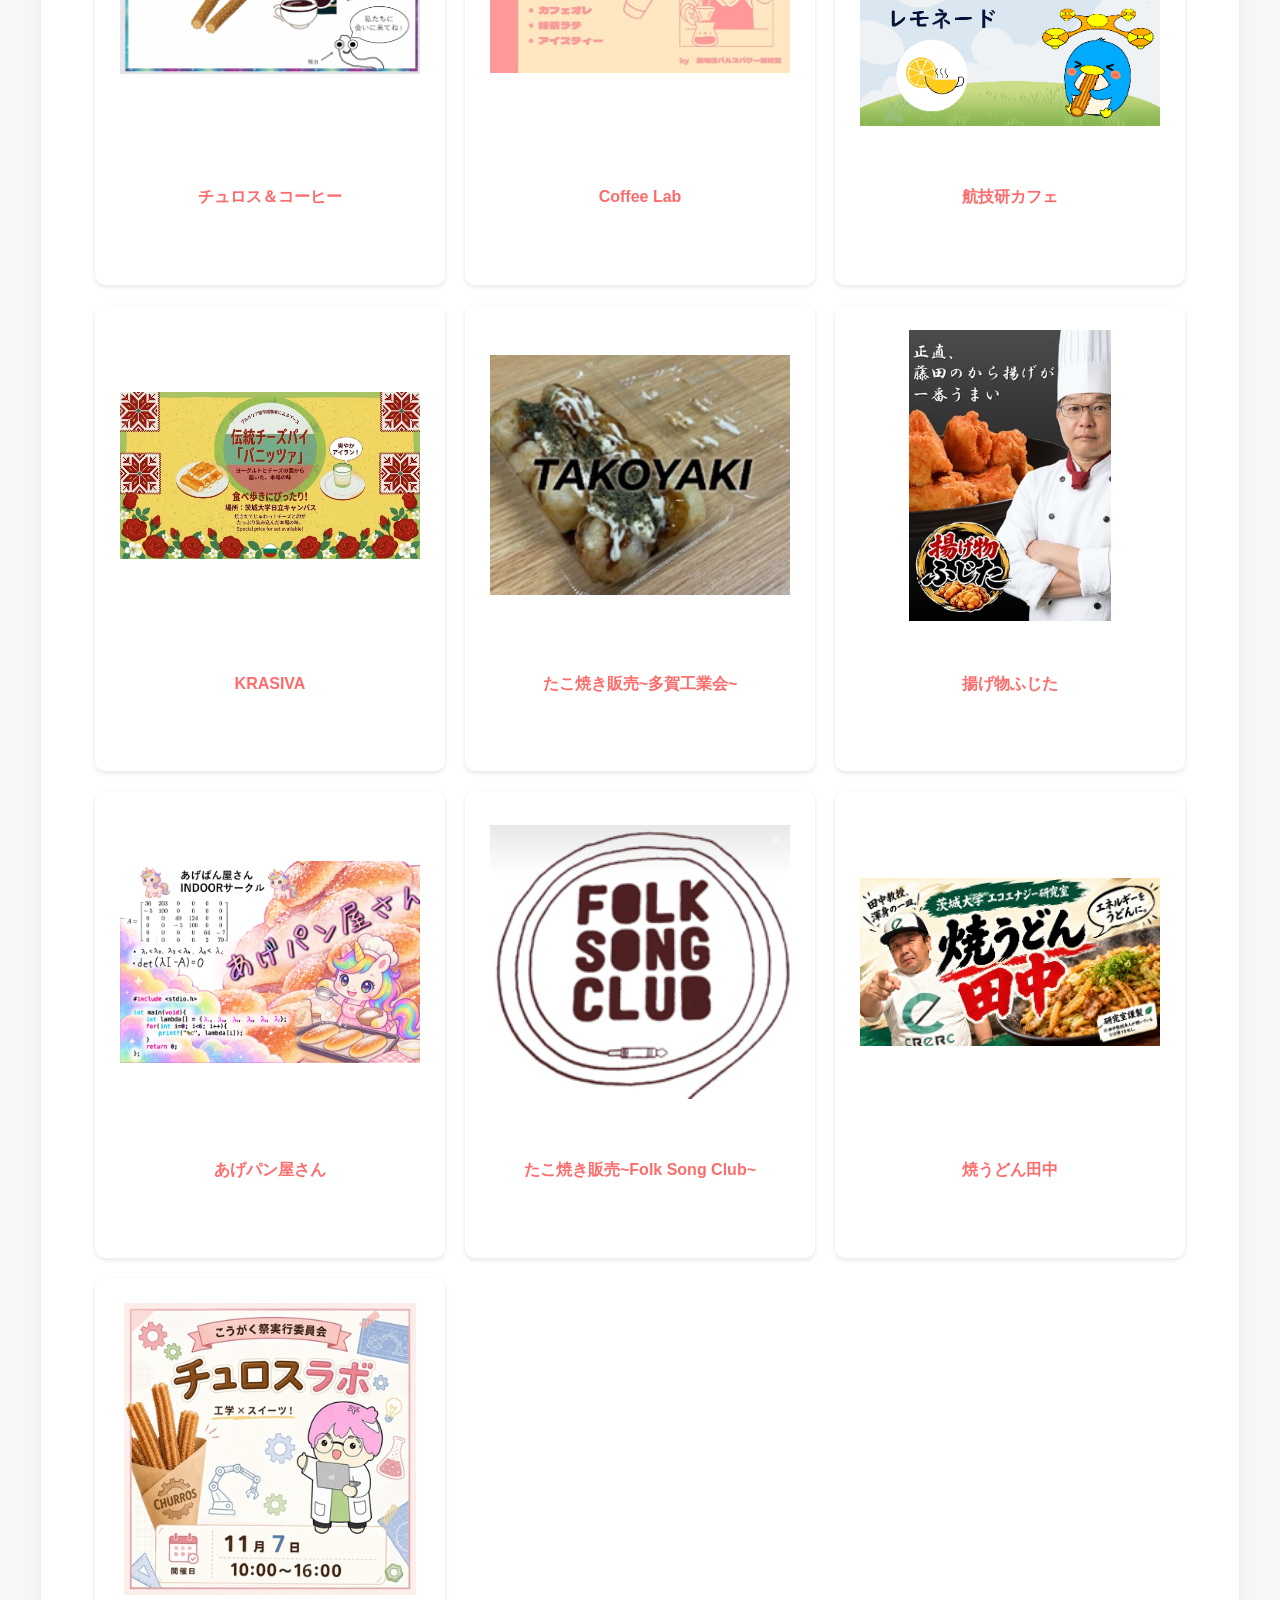
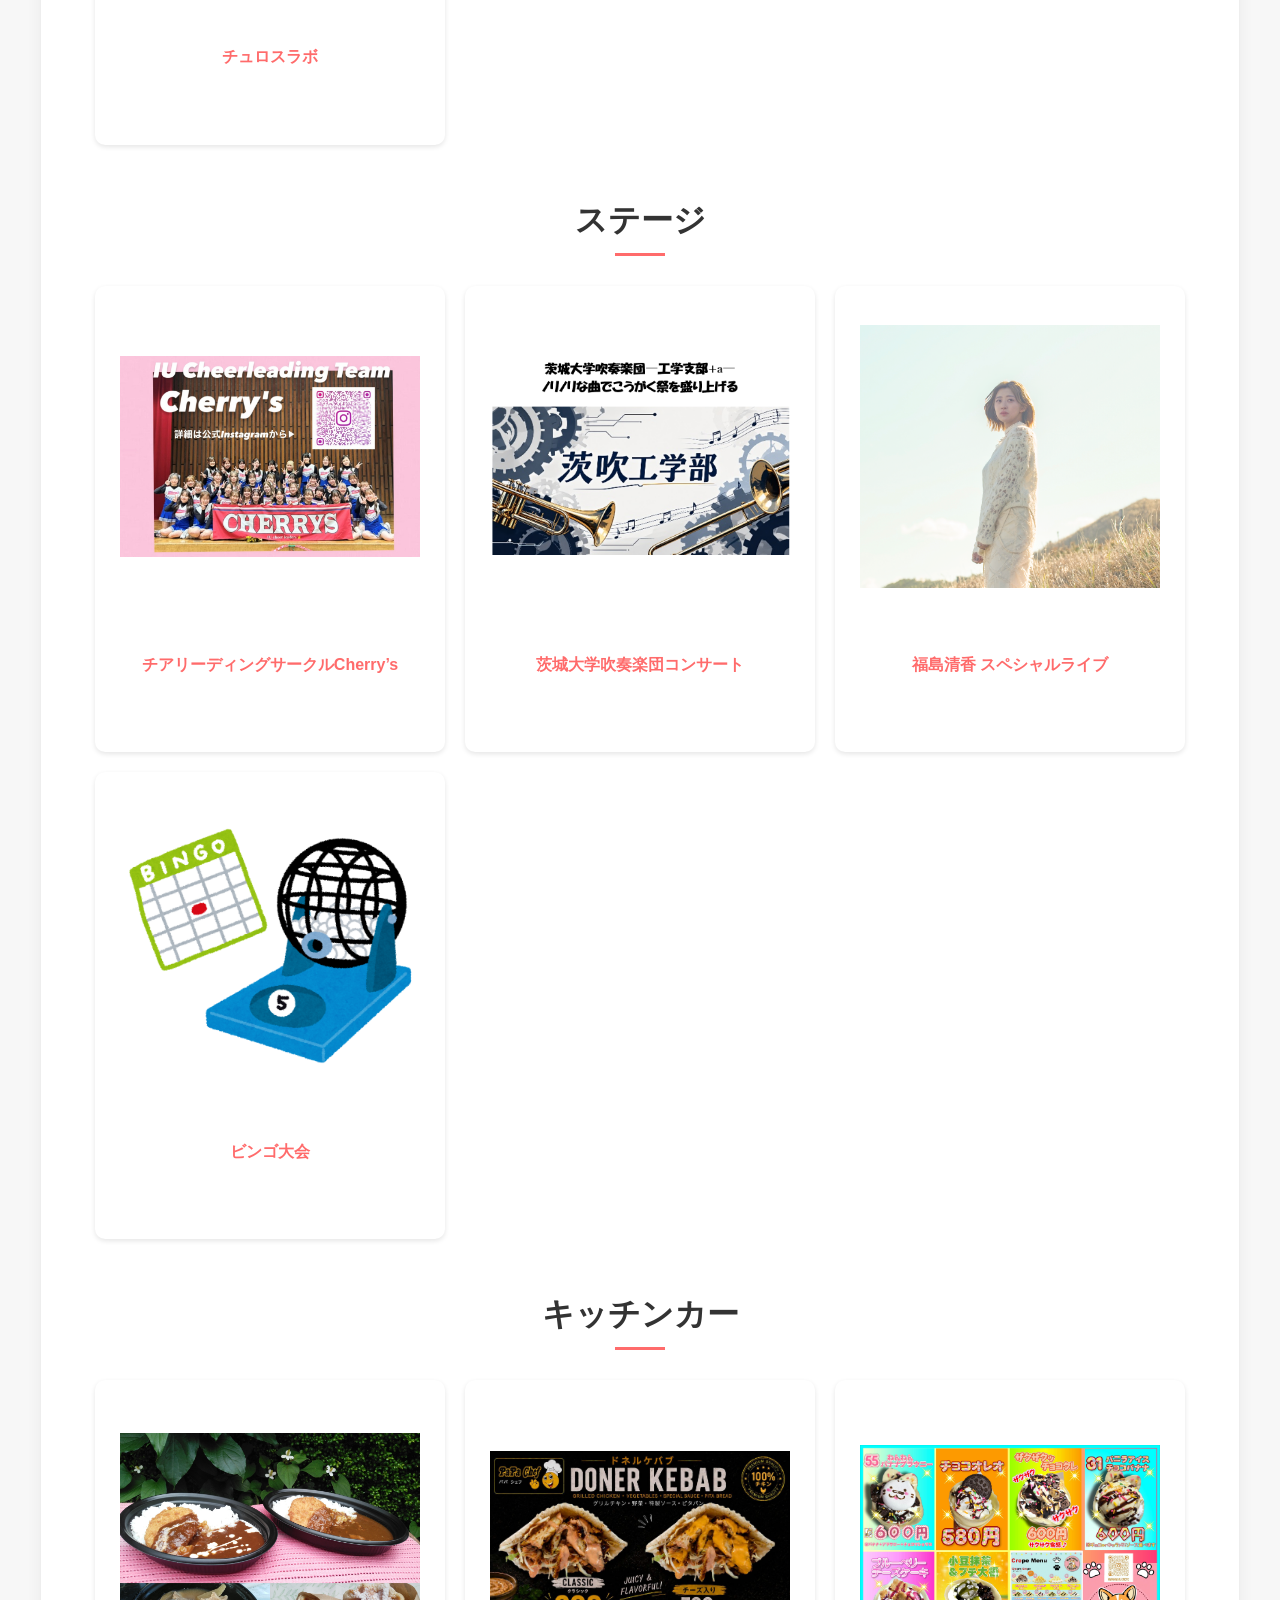
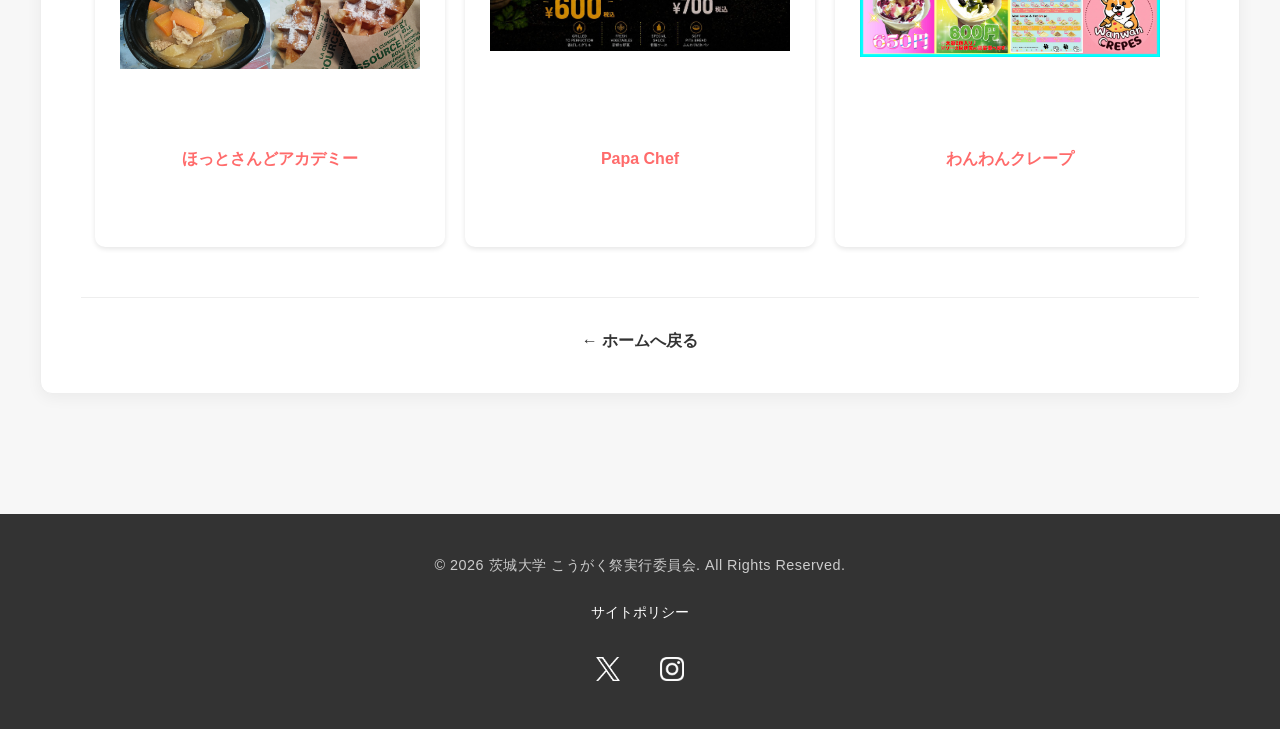
<file: events/outdoor.html>
<!DOCTYPE html>
<html lang="ja">

<head>
    <meta charset="UTF-8">
    <meta name="viewport" content="width=device-width, initial-scale=1.0">
    <link rel="icon" type="image/svg" href="../image/logo.svg">
    <title>屋外企画 - 2026年 こうがく祭</title>
    <link rel="stylesheet" href="../css/base.css">
    <link rel="stylesheet" href="../css/layout.css">
    <link rel="stylesheet" href="../css/components.css">
    <link rel="stylesheet" href="../css/coming_soon.css">
    <link rel="stylesheet" href="../css/kikaku.css">
</head>

<body>
    <header>
        <div class="header-container">
            <div class="header-left">
                <span>2026年 こうがく祭</span>
            </div>

            <div class="header-logo">
                <a href="../index.html">
                    <img src="../image/logo.svg" alt="こうがく祭 ロゴ">
                </a>
            </div>

            <input type="checkbox" id="menu-toggle" class="menu-checkbox">
            <label for="menu-toggle" class="hamburger-btn">
                <span></span>
                <span></span>
                <span></span>
            </label>
            <nav class="header-right">
                <ul class="nav-menu">
                    <li class="menu-item">
                        <a>こうがく祭について</a>
                        <ul class="dropdown">
                            <li><a href="../greeting/greeting_dean.html">学部長挨拶</a></li>
                            <li><a href="../greeting/greeting_chair.html">委員長挨拶</a></li>
                            <li><a href="../sponsors.html">協賛企業一覧</a></li>
                            <li><a href="../index.html#news">お知らせ</a></li>
                            <li><a href="../index.html#access">アクセス</a></li>
                        </ul>
                    </li>
                    <li class="menu-item">
                        <a>企画情報</a>
                        <ul class="dropdown">
                            <li><a href="../events/outdoor.html">屋外企画</a></li>
                            <li><a href="../events/indoor.html">屋内企画</a></li>
                            <li><a href="../events/laboratories.html">研究室</a></li>
                        </ul>
                    </li>
                    <li class="menu-item">
                        <a href="../contact.html">お問い合わせ</a>
                        <ul class="dropdown">
                            <li><a href="../contact.html#exhibitor">出展者向け</a></li>
                            <li><a href="../contact.html#sponsors">協賛について</a></li>
                            <li><a href="../contact.html#others">その他</a></li>
                        </ul>
                    </li>
                </ul>
            </nav>
        </div>
    </header>

    <main class="events-main">
        <div class="events-panel">
            <h1>屋外企画紹介</h1>
            <div id="eventsContainer" data-events-src="../json/events_outdoor.json">
            </div>

            <!-- モーダル -->
            <div id="modal" class="modal">
                <div class="modal-content">
                    <span id="closeModal" class="close">&times;</span>
                    <div class="slide-container">
                        <div class="slide-track" id="modalSlideTrack"></div>
                    </div>
                    <div id="modalInfoTable"></div>
                </div>
            </div>

            <script src="../js/kikaku.js"></script>
            <div class="back-home-wrap"
                style="margin-top: 50px; padding-top: 30px; border-top: 1px solid #eee; text-align: center;">
                <a href="../index.html" class="back-home-link"
                    style="text-decoration: none; font-weight: bold; color: inherit; font-size: 1rem;">
                    ← ホームへ戻る
                </a>
            </div>
        </div>
    </main>

    <footer>
        <div class="footer-container">
            <p class="copyright">&copy; 2026 茨城大学 こうがく祭実行委員会. All Rights Reserved.</p>

            <div class="footer-links">
                <a href="../site-policy.html">サイトポリシー</a>
            </div>

            <div class="footer-sns">
                <a href="https://x.com/kougakufes" target="_blank" rel="noopener noreferrer" class="sns-icon-link">
                    <img src="../image/x-logo.png" alt="X公式ロゴ" class="sns-icon">
                </a>

                <a href="https://instagram.com/kougakufes" target="_blank" rel="noopener noreferrer"
                    class="sns-icon-link">
                    <img src="../image/insta-logo.png" alt="Instagram公式ロゴ" class="sns-icon">
                </a>
            </div>
        </div>
    </footer>
</body>

</html>
</file>
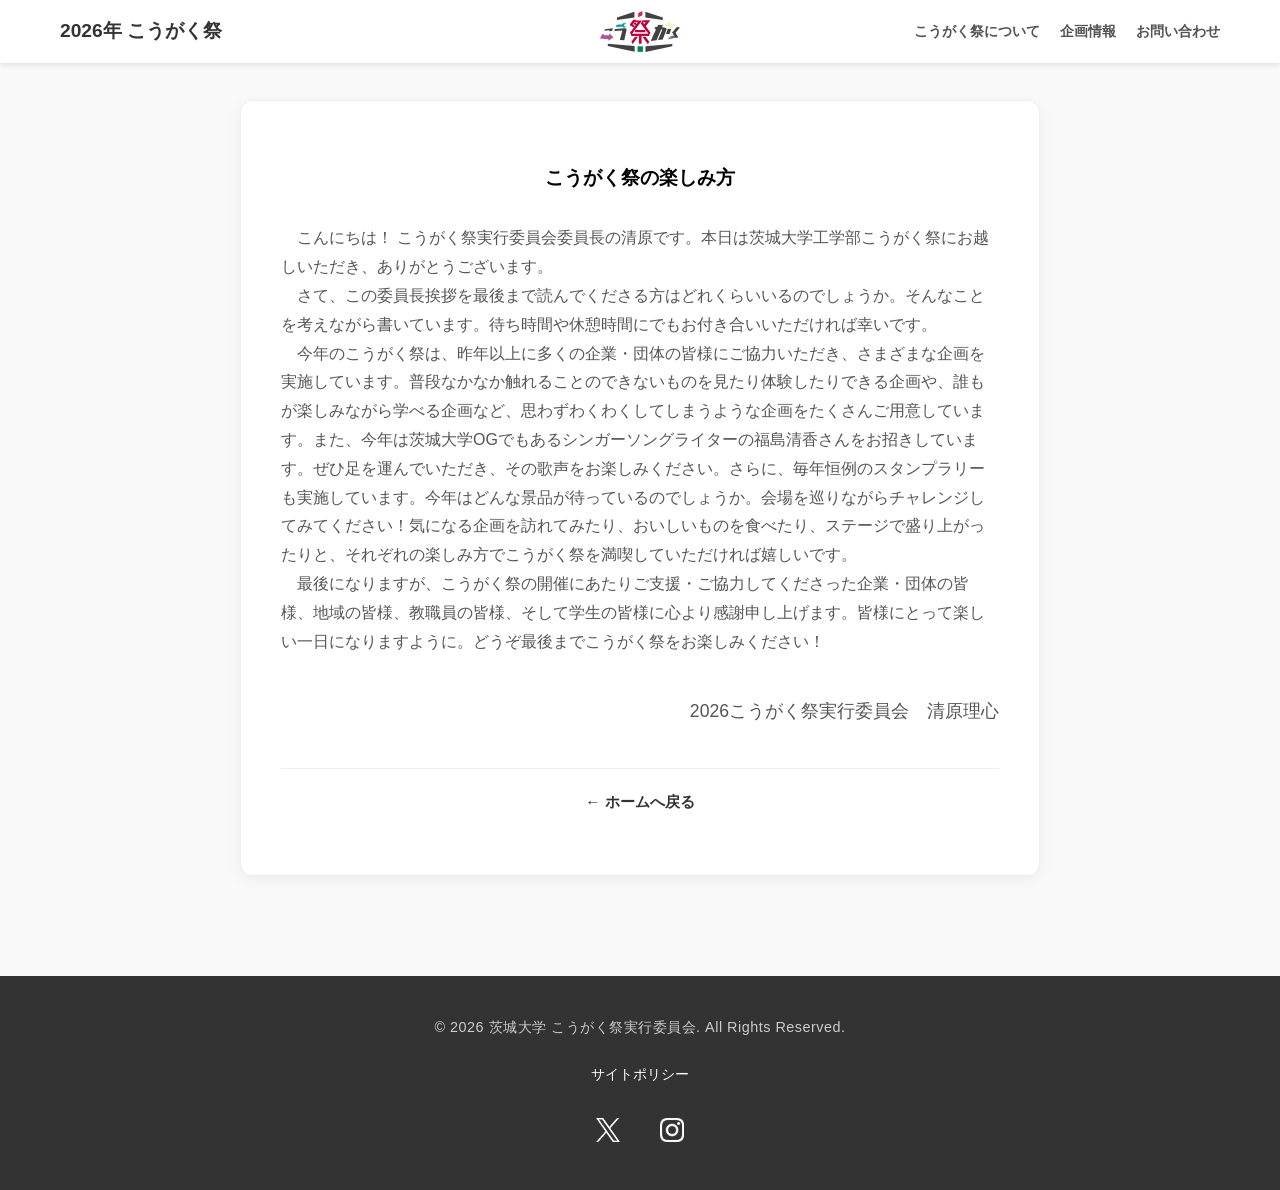
<file: greeting/greeting_chair.html>
<!DOCTYPE html>
<html lang="ja">

<head>
    <meta charset="UTF-8">
    <meta name="viewport" content="width=device-width, initial-scale=1.0">
    <link rel="icon" type="image/svg" href="../image/logo.svg">
    <title>委員長挨拶 - 2026年 こうがく祭</title>
    <link rel="stylesheet" href="../css/base.css">
    <link rel="stylesheet" href="../css/layout.css">
    <link rel="stylesheet" href="../css/components.css">
    <link rel="stylesheet" href="../css/greeting.css">
</head>

<body>
    <header>
        <div class="header-container">
            <div class="header-left">
                <span>2026年 こうがく祭</span>
            </div>

            <div class="header-logo">
                <a href="../index.html">
                    <img src="../image/logo.svg" alt="こうがく祭 ロゴ">
                </a>
            </div>

            <input type="checkbox" id="menu-toggle" class="menu-checkbox">
            <label for="menu-toggle" class="hamburger-btn">
                <span></span>
                <span></span>
                <span></span>
            </label>
            <nav class="header-right">
                <ul class="nav-menu">
                    <li class="menu-item">
                        <a>こうがく祭について</a>
                        <ul class="dropdown">
                            <li><a href="../greeting/greeting_dean.html">学部長挨拶</a></li>
                            <li><a href="../greeting/greeting_chair.html">委員長挨拶</a></li>
                            <li><a href="../sponsors.html">協賛企業一覧</a></li>
                            <li><a href="../index.html#news">お知らせ</a></li>
                            <li><a href="../index.html#access">アクセス</a></li>
                        </ul>
                    </li>
                    <li class="menu-item">
                        <a>企画情報</a>
                        <ul class="dropdown">
                            <li><a href="../events/outdoor.html">屋外企画</a></li>
                            <li><a href="../events/indoor.html">屋内企画</a></li>
                            <li><a href="../events/laboratories.html">研究室</a></li>
                        </ul>
                    </li>
                    <li class="menu-item">
                        <a href="../contact.html">お問い合わせ</a>
                        <ul class="dropdown">
                            <li><a href="../contact.html#exhibitor">出展者向け</a></li>
                            <li><a href="../contact.html#sponsors">協賛について</a></li>
                            <li><a href="../contact.html#others">その他</a></li>
                        </ul>
                    </li>
                </ul>
            </nav>
        </div>
    </header>

    <main class="greeting-main">
        <div class="greeting-container">
            <p class="greeting_title">こうがく祭の楽しみ方</p>
            <p class="greeting">
                <br>　こんにちは！ こうがく祭実行委員会委員長の清原です。本日は茨城大学工学部こうがく祭にお越しいただき、ありがとうございます。<br>
                　さて、この委員長挨拶を最後まで読んでくださる方はどれくらいいるのでしょうか。そんなことを考えながら書いています。待ち時間や休憩時間にでもお付き合いいただければ幸いです。<br>
                　今年のこうがく祭は、昨年以上に多くの企業・団体の皆様にご協力いただき、さまざまな企画を実施しています。普段なかなか触れることのできないものを見たり体験したりできる企画や、誰もが楽しみながら学べる企画など、思わずわくわくしてしまうような企画をたくさんご用意しています。また、今年は茨城大学OGでもあるシンガーソングライターの福島清香さんをお招きしています。ぜひ足を運んでいただき、その歌声をお楽しみください。さらに、毎年恒例のスタンプラリーも実施しています。今年はどんな景品が待っているのでしょうか。会場を巡りながらチャレンジしてみてください！気になる企画を訪れてみたり、おいしいものを食べたり、ステージで盛り上がったりと、それぞれの楽しみ方でこうがく祭を満喫していただければ嬉しいです。<br>
                　最後になりますが、こうがく祭の開催にあたりご支援・ご協力してくださった企業・団体の皆様、地域の皆様、教職員の皆様、そして学生の皆様に心より感謝申し上げます。皆様にとって楽しい一日になりますように。どうぞ最後までこうがく祭をお楽しみください！
            </p>

            <p class="name">
                2026こうがく祭実行委員会　清原理心

            </p>

            <div class="back-home-wrap">
                <a href="../index.html" class="back-home-link">← ホームへ戻る</a>
            </div>
        </div>
    </main>

    <footer>
        <div class="footer-container">
            <p class="copyright">&copy; 2026 茨城大学 こうがく祭実行委員会. All Rights Reserved.</p>

            <div class="footer-links">
                <a href="../site-policy.html">サイトポリシー</a>
            </div>

            <div class="footer-sns">
                <a href="https://x.com/kougakufes" target="_blank" rel="noopener noreferrer" class="sns-icon-link">
                    <img src="../image/x-logo.png" alt="X公式ロゴ" class="sns-icon">
                </a>

                <a href="https://instagram.com/kougakufes" target="_blank" rel="noopener noreferrer"
                    class="sns-icon-link">
                    <img src="../image/insta-logo.png" alt="Instagram公式ロゴ" class="sns-icon">
                </a>
            </div>
        </div>
    </footer>
</body>

</html>
</file>
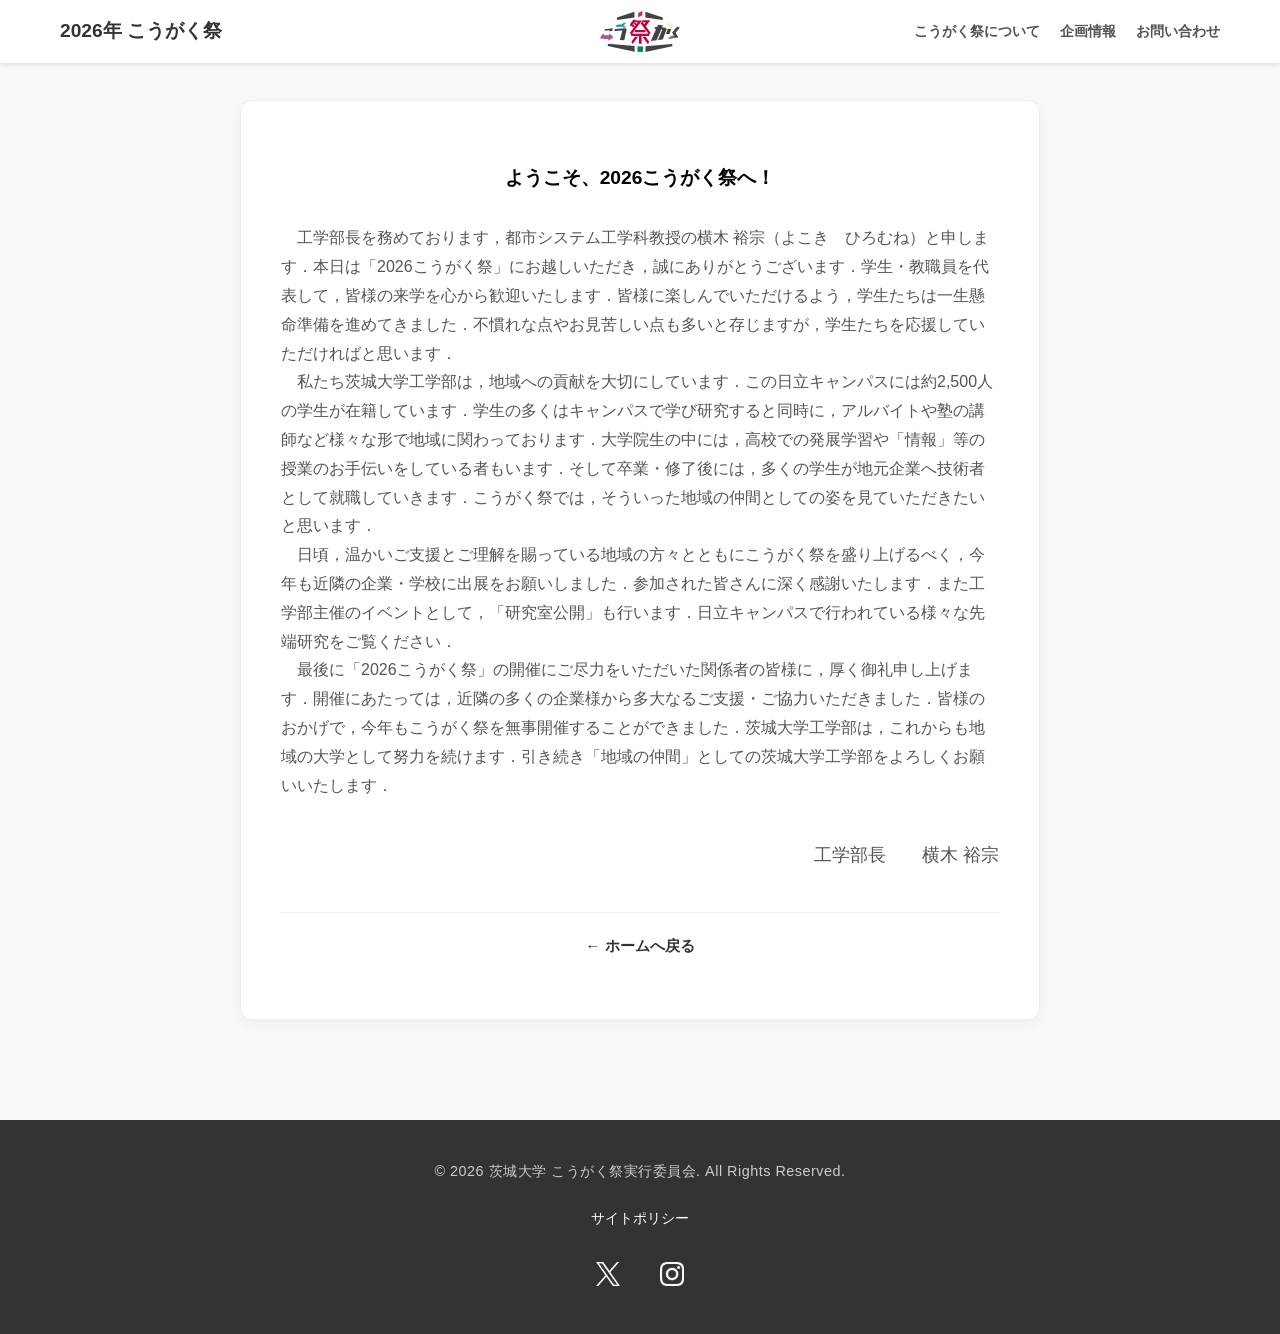
<file: greeting/greeting_dean.html>
<!DOCTYPE html>
<html lang="ja">

<head>
    <meta charset="UTF-8">
    <meta name="viewport" content="width=device-width, initial-scale=1.0">
    <link rel="icon" type="image/svg" href="../image/logo.svg">
    <title>学部長挨拶 - 2026年 こうがく祭</title>
    <link rel="stylesheet" href="../css/base.css">
    <link rel="stylesheet" href="../css/layout.css">
    <link rel="stylesheet" href="../css/components.css">
    <link rel="stylesheet" href="../css/greeting.css">
</head>

<body>
    <header>
        <div class="header-container">
            <div class="header-left">
                <span>2026年 こうがく祭</span>
            </div>

            <div class="header-logo">
                <a href="../index.html">
                    <img src="../image/logo.svg" alt="こうがく祭 ロゴ">
                </a>
            </div>

            <input type="checkbox" id="menu-toggle" class="menu-checkbox">
            <label for="menu-toggle" class="hamburger-btn">
                <span></span>
                <span></span>
                <span></span>
            </label>
            <nav class="header-right">
                <ul class="nav-menu">
                    <li class="menu-item">
                        <a>こうがく祭について</a>
                        <ul class="dropdown">
                            <li><a href="../greeting/greeting_dean.html">学部長挨拶</a></li>
                            <li><a href="../greeting/greeting_chair.html">委員長挨拶</a></li>
                            <li><a href="../sponsors.html">協賛企業一覧</a></li>
                            <li><a href="../index.html#news">お知らせ</a></li>
                            <li><a href="../index.html#access">アクセス</a></li>
                        </ul>
                    </li>
                    <li class="menu-item">
                        <a>企画情報</a>
                        <ul class="dropdown">
                            <li><a href="../events/outdoor.html">屋外企画</a></li>
                            <li><a href="../events/indoor.html">屋内企画</a></li>
                            <li><a href="../events/laboratories.html">研究室</a></li>
                        </ul>
                    </li>
                    <li class="menu-item">
                        <a href="../contact.html">お問い合わせ</a>
                        <ul class="dropdown">
                            <li><a href="../contact.html#exhibitor">出展者向け</a></li>
                            <li><a href="../contact.html#sponsors">協賛について</a></li>
                            <li><a href="../contact.html#others">その他</a></li>
                        </ul>
                    </li>
                </ul>
            </nav>
        </div>
    </header>

    <main class="greeting-main">
        <div class="greeting-container">
            <p class="greeting_title">
                ようこそ、2026こうがく祭へ！
            </p>
            <p class="greeting">
                <br>　工学部長を務めております，都市システム工学科教授の横木&nbsp;裕宗（よこき　ひろむね）と申します．本日は「2026こうがく祭」にお越しいただき，誠にありがとうございます．学生・教職員を代表して，皆様の来学を心から歓迎いたします．皆様に楽しんでいただけるよう，学生たちは一生懸命準備を進めてきました．不慣れな点やお見苦しい点も多いと存じますが，学生たちを応援していただければと思います．<br>
                　私たち茨城大学工学部は，地域への貢献を大切にしています．この日立キャンパスには約2,500人の学生が在籍しています．学生の多くはキャンパスで学び研究すると同時に，アルバイトや塾の講師など様々な形で地域に関わっております．大学院生の中には，高校での発展学習や「情報」等の授業のお手伝いをしている者もいます．そして卒業・修了後には，多くの学生が地元企業へ技術者として就職していきます．こうがく祭では，そういった地域の仲間としての姿を見ていただきたいと思います．<br>
                　日頃，温かいご支援とご理解を賜っている地域の方々とともにこうがく祭を盛り上げるべく，今年も近隣の企業・学校に出展をお願いしました．参加された皆さんに深く感謝いたします．また工学部主催のイベントとして，「研究室公開」も行います．日立キャンパスで行われている様々な先端研究をご覧ください．<br>
                　最後に「2026こうがく祭」の開催にご尽力をいただいた関係者の皆様に，厚く御礼申し上げます．開催にあたっては，近隣の多くの企業様から多大なるご支援・ご協力いただきました．皆様のおかげで，今年もこうがく祭を無事開催することができました．茨城大学工学部は，これからも地域の大学として努力を続けます．引き続き「地域の仲間」としての茨城大学工学部をよろしくお願いいたします．
            </p>

            <p class="name">
                工学部長　　横木 裕宗
            </p>

            <div class="back-home-wrap">
                <a href="../index.html" class="back-home-link">← ホームへ戻る</a>
            </div>
        </div>
    </main>

    <footer>
        <div class="footer-container">
            <p class="copyright">&copy; 2026 茨城大学 こうがく祭実行委員会. All Rights Reserved.</p>

            <div class="footer-links">
                <a href="../site-policy.html">サイトポリシー</a>
            </div>

            <div class="footer-sns">
                <a href="https://x.com/kougakufes" target="_blank" rel="noopener noreferrer" class="sns-icon-link">
                    <img src="../image/x-logo.png" alt="X公式ロゴ" class="sns-icon">
                </a>

                <a href="https://instagram.com/kougakufes" target="_blank" rel="noopener noreferrer"
                    class="sns-icon-link">
                    <img src="../image/insta-logo.png" alt="Instagram公式ロゴ" class="sns-icon">
                </a>
            </div>
        </div>
    </footer>
</body>

</html>
</file>
<file: css/base.css>
/* 全体のリセットと基本設定 */
* {
    margin: 0;
    padding: 0;
    box-sizing: border-box;
}

body {
    font-family: 'Helvetica Neue', Arial, 'Hiragino Kaku Gothic ProN', 'Hiragino Sans', sans-serif;
    line-height: 1.6;
    color: #333;
    background-color: #f9f9f9;
}

/* 独立したユーティリティ（便利）クラスもここ */
.is-hidden {
    display: none !important;
}

@media screen and (max-width: 768px) {
    body {
        font-size: 12px;
        /* スマホ向けに少し文字サイズを調整 */
    }
}
</file>
<file: css/layout.css>
/* パソコン用の基本スタイル */

/* ヘッダーのスタイル */
header {
    background-color: #fff;
    box-shadow: 0 2px 5px rgba(0, 0, 0, 0.1);
    position: fixed;
    width: 100%;
    top: 0;
    z-index: 100;
}

/* パソコン環境ではスマホ用の三本線ボタンとチェックボックスを隠す */
.menu-checkbox,
.hamburger-btn {
    display: none;
}

.header-container {
    display: flex;
    justify-content: space-between;
    align-items: center;
    max-width: 1200px;
    margin: 0 auto;
    padding: 10px 20px;
}

.header-left {
    flex: 1;
    text-align: left;
    font-weight: bold;
    font-size: 1.2rem;
    color: #333;
    white-space: nowrap;
}

.header-logo {
    flex: 1;
    display: flex;
    justify-content: center;
    max-width: 80px;
}

.header-logo img {
    width: 100%;
    max-width: 100%;
    height: auto;
    display: block;
}

.header-right {
    flex: 1;
    display: flex;
    justify-content: flex-end;
}

/* フッター全体のスタイル */
footer {
    background-color: #333;
    color: #fff;
    padding: 40px 20px;
    font-size: 0.9rem;
}

.footer-container {
    max-width: 1200px;
    margin: 0 auto;
    display: flex;
    flex-direction: column;
    align-items: center;
    gap: 24px;
}

.copyright {
    color: #ccc;
    letter-spacing: 0.5px;
}

.footer-links a {
    color: #fff;
    text-decoration: none;
    font-size: 0.85rem;
    transition: opacity 0.2s ease;
}

.footer-links a:hover {
    text-decoration: underline;
    opacity: 0.8;
}

.footer-sns {
    display: flex;
    gap: 24px;
}

.sns-icon-link {
    display: inline-block;
    text-decoration: none;
    line-height: 1;
    padding: 8px;
    transition: transform 0.2s ease, opacity 0.2s ease;
}

.sns-icon {
    width: 24px;
    height: 24px;
    display: block;
    object-fit: contain;
}

.sns-icon-link:hover {
    transform: translateY(-2px);
    opacity: 0.7;
}


/*  スマートフォン・タブレット  */
@media screen and (max-width: 768px) {

    /* --- ヘッダー（共通設定） --- */
    header {
        position: fixed;
        width: 100%;
        top: 0;
        z-index: 100;
    }

    .header-container {
        flex-direction: row;
        justify-content: space-between;
        /* 左端にロゴ、右端に三本線ボタンを配置 */
        position: relative;
        padding: 10px 15px;
    }

    /* スマホ時は「2026年 こうがく祭」のテキストを非表示にする */
    .header-left {
        display: none;
    }

    /* ロゴの配置を中央から「左端（通常フロー）」に戻し、サイズを調整 */
    .header-logo {
        margin: 0;
        display: block;
        max-width: 50px;
        /* スマホで見栄えの良いサイズ */
    }

    /* --- ハンバーガーメニューの仕組み --- */

    /* 三本線ボタンを表示（justify-content: space-between により自動で右端に寄ります） */
    .hamburger-btn {
        display: flex;
        flex-direction: column;
        justify-content: space-between;
        width: 30px;
        height: 20px;
        cursor: pointer;
        z-index: 110;
    }

    .hamburger-btn span {
        display: block;
        width: 100%;
        height: 3px;
        background-color: #333;
        border-radius: 2px;
        transition: all 0.3s ease;
    }

    /* メニューを最初は右側の画面外に隠しておく */
    .header-right {
        position: fixed;
        top: 55px;
        right: -100%;
        width: 80%;
        height: calc(100vh - 55px);
        background-color: #fff;
        box-shadow: -5px 0 15px rgba(0, 0, 0, 0.1);
        transition: right 0.3s ease;
        overflow-y: auto;
        flex-direction: column;
        justify-content: flex-start;
    }

    /* --- タップされた時（チェックが入った時）の動き --- */

    /* メニューをシュッと引っ張り出す */
    .menu-checkbox:checked~.header-right {
        right: 0;
    }

    /* 三本線を「×」に変形 */
    .menu-checkbox:checked~.hamburger-btn span:nth-child(1) {
        transform: translateY(8px) rotate(45deg);
    }

    .menu-checkbox:checked~.hamburger-btn span:nth-child(2) {
        opacity: 0;
    }

    .menu-checkbox:checked~.hamburger-btn span:nth-child(3) {
        transform: translateY(-9px) rotate(-45deg);
    }

    /* --- フッターの調整 --- */
    footer {
        padding: 30px 15px;
    }

    .footer-container {
        gap: 20px;
        text-align: center;
    }

    .copyright {
        font-size: 0.8rem;
        order: 3;
    }

    .footer-links {
        order: 1;
    }

    .footer-sns {
        order: 2;
        gap: 30px;
    }
}
</file>
<file: css/components.css>
/* ナビゲーション・メニュー */
.nav-menu {
    list-style: none;
    display: flex;
    margin: 0;
    padding: 0;
}

.menu-item {
    position: relative;
    margin-left: 20px;
}

.menu-item>a {
    text-decoration: none;
    color: #555;
    font-weight: bold;
    font-size: 0.9rem;
    display: block;
    padding: 10px 0;
    transition: color 0.3s;
}

.menu-item>a:hover {
    color: #ff6b6b;
}

.dropdown {
    list-style: none;
    position: absolute;
    top: 100%;
    left: 50%;
    transform: translateX(-50%);
    background-color: #fff;
    box-shadow: 0 4px 10px rgba(0, 0, 0, 0.15);
    border-radius: 4px;
    padding: 5px 0;
    min-width: 150px;
    opacity: 0;
    visibility: hidden;
    transition: all 0.3s ease;
}

.dropdown li a {
    text-decoration: none;
    color: #333;
    font-size: 0.85rem;
    display: block;
    padding: 10px 15px;
    text-align: center;
    white-space: nowrap;
    transition: background-color 0.2s, color 0.2s;
}

.dropdown li a:hover {
    background-color: #fff0f0;
    color: #ff6b6b;
}

.menu-item:hover .dropdown {
    opacity: 1;
    visibility: visible;
}

/* カードレイアウト */
.card-container {
    display: flex;
    justify-content: space-between;
    gap: 20px;
    flex-wrap: wrap;
}

.card {
    background: #fff;
    flex: 1;
    min-width: 280px;
    padding: 25px;
    border-radius: 8px;
    box-shadow: 0 4px 6px rgba(0, 0, 0, 0.05);
    transition: transform 0.3s;
}

.card:hover {
    transform: translateY(-5px);
}

.card h3 {
    margin-bottom: 15px;
    color: #ff6b6b;
}

/* お知らせ欄 */
.news-container {
    max-width: 800px;
    margin: 0 auto;
    background: #fff;
    padding: 20px 30px;
    border-radius: 12px;
    border: 1px solid #eee;
    box-shadow: 0 4px 15px rgba(0, 0, 0, 0.05);
    text-align: center;
}

.news-list {
    list-style: none;
    padding: 0;
    margin-bottom: 15px;
}

.news-item {
    display: flex;
    align-items: center;
    padding: 15px 0;
    border-bottom: 1px dashed #eee;
    text-align: left;
    animation: fadeIn 0.4s ease forwards;
}

.news-item:last-child {
    border-bottom: none;
}

.news-date {
    font-size: 0.9rem;
    color: #888;
    min-width: 110px;
}

.news-title {
    flex: 1;
    color: #333;
    font-size: 0.95rem;
    font-weight: 500;
    overflow: hidden;
    text-overflow: ellipsis;
    white-space: nowrap;
}

.more-btn {
    background-color: transparent;
    border: 2px solid #ff6b6b;
    color: #ff6b6b;
    padding: 8px 30px;
    font-size: 0.9rem;
    font-weight: bold;
    border-radius: 20px;
    cursor: pointer;
    transition: all 0.3s ease;
    margin-top: 10px;
}

.more-btn:hover {
    background-color: #ff6b6b;
    color: #fff;
}

@keyframes fadeIn {
    from {
        opacity: 0;
        transform: translateY(10px);
    }

    to {
        opacity: 1;
        transform: translateY(0);
    }
}

/* スマートフォン・タブレット用スタイル */
@media screen and (max-width: 768px) {

    /* ナビゲーションメニューのレスポンシブ化 */
    .nav-menu {
        flex-direction: column;
        /* 縦並びに変更 */
        width: 100%;
        background-color: #fff;
    }

    .menu-item {
        margin-left: 0;
        /* 左マージンをリセット */
        border-bottom: 1px solid #eee;
        width: 100%;
    }

    .menu-item>a {
        padding: 12px 20px;
        font-size: 1rem;
        background-color: #fafafa;
    }

    /* ドロップダウンメニューを常に展開（アコーディオン風に縦に並べる） */
    .dropdown {
        position: static;
        /* 絶対配置を解除して通常フローに */
        transform: none;
        opacity: 1;
        visibility: visible;
        box-shadow: none;
        border-radius: 0;
        padding: 0;
        min-width: 100%;
        background-color: #fff;
    }

    .dropdown li a {
        text-align: left;
        /* 左寄せに変更 */
        padding: 12px 35px;
        /* インデントを下げて見やすく */
        font-size: 0.9rem;
        border-top: 1px solid #f0f0f0;
    }

    /* 3. カードレイアウトの調整 */
    .card-container {
        gap: 15px;
    }

    .card {
        flex: none;
        width: 100%;
        /* 1カラム（1枚ずつ縦並び）に変更 */
        padding: 20px;
    }

    /* 4. お知らせ欄の調整 */
    .news-container {
        padding: 15px 20px;
        /* 余白を少しタイトに */
    }

    .news-item {
        flex-direction: column;
        /* 日付とタイトルを縦並びに */
        align-items: flex-start;
        padding: 12px 0;
    }

    .news-date {
        min-width: auto;
        margin-bottom: 5px;
        /* タイトルとの間に少し隙間を作る */
        font-size: 0.85rem;
    }

    .news-title {
        width: 100%;
        font-size: 0.9rem;
        white-space: normal;
        /* 折り返しを許可してスマホでもタイトルが読めるように */
        text-overflow: clip;
        /* 三点リーダー（...）を解除 */
    }
}
</file>
<file: css/home.css>
/* メインビジュアル（Hero） */
.hero {
    background-image: linear-gradient(rgba(0, 0, 0, 0.3), rgba(0, 0, 0, 0.3)), url('../image/header.png');
    background-size: cover;
    background-position: center;
    background-repeat: no-repeat;
    height: 100vh;
    display: flex;
    justify-content: center;
    align-items: center;
    text-align: center;
    padding-top: 60px;
}

.hero-content h1 {
    font-size: 4rem;
    color: #fff;
    margin-bottom: 20px;
    text-shadow: 2px 2px 8px rgba(0, 0, 0, 0.4);
    font-weight: bold;
}

.hero-content p {
    font-size: 2rem;
    color: #fff;
    text-shadow: 2px 2px 8px rgba(0, 0, 0, 0.4);
    font-weight: bold;
}

/* 各セクションの共通スタイル */
.content-section {
    max-width: 1200px;
    margin: 60px auto;
    padding: 0 20px;
    text-align: center;
}

.content-section h2 {
    font-size: 2rem;
    margin-bottom: 30px;
    position: relative;
    display: inline-block;
    padding-bottom: 10px;
}

.content-section h2::after {
    content: '';
    position: absolute;
    left: 50%;
    bottom: 0;
    transform: translateX(-50%);
    width: 50px;
    height: 3px;
    background-color: #ff6b6b;
}

/* サイトポリシー用*/
.policy-sns-notice {
    font-size: 0.85rem;
    color: #777;
    background-color: rgba(0, 0, 0, 0.04);
    padding: 12px 15px;
    border-radius: 6px;
    margin-top: 15px;
}

/* Googleマップの比率維持 */
#access iframe {
    width: 80% !important;
    /* 横幅を親要素いっぱいに広げる */
    max-width: 800px;
    /* 元々の最大横幅（800px）を超えないように制限 */
    height: auto !important;
    /* 高さを自動計算にする */
    aspect-ratio: 800 / 450;
    /* 元の比率（16:9）をキープ */
}

/* キャラクター紹介 */
.character-container {
    display: flex;
    justify-content: center;
    gap: 30px;
    margin-top: 35px;
    flex-wrap: wrap;
}

.character-card {
    flex: 1;
    max-width: 300px;
    min-width: 220px;
    text-align: center;
}

.character-card img {
    width: 100%;
    max-width: 220px;
    height: auto;
    border-radius: 10px;
    margin-bottom: 15px;
}

.character-card h3 {
    margin-bottom: 10px;
    font-size: 1.3rem;
}

.character-card p {
    line-height: 1.7;
}

.character-area {
    background-color: #fff;
    margin-top: 30px;
    padding: 40px 20px;
    border-radius: 12px;
    /* 角を丸くしたくなければ削除 */
}

.news-title,
.news-link {
    font: inherit;
    color: inherit;
    text-decoration: none;
}

.news-link:hover {
    text-decoration: underline;
}


/* スマートフォン・タブレット用スタイル */
@media screen and (max-width: 768px) {

    /* 1. メインビジュアル（Hero）の調整 */
    .hero {

        height: 60vh;
        /* スマホでは縦長になりすぎないよう、画面高さの60%程度に調整 */
        min-height: 360px;
        /* 極端に低い画面でも崩れないように最低高さを確保 */
        padding-top: 80px;
        /* ヘッダーとの被りを調整 */
    }

    .hero-content h1 {
        font-size: 2.2rem;
        /* スマホに合わせた適切な見出しサイズに縮小 */
        margin-bottom: 15px;
        text-shadow: 1px 1px 5px rgba(0, 0, 0, 0.5);
        /* 視認性をキープ */
    }

    .hero-content p {
        font-size: 1.1rem;
        /* 日程・会場の文字サイズをスマホ用に調整 */
        line-height: 1.5;
    }

    /* 2. 各セクションの共通スタイルの調整 */
    .content-section {
        margin: 40px auto;
        /* 上下の余白を少し詰めてギュッと引き締める */
        padding: 0 15px;
        /* 左右の余白を少しタイトに */
    }

    .content-section h2 {
        font-size: 1.6rem;
        /* セクションタイトルの文字サイズを調整 */
        margin-bottom: 20px;
    }

    /* スマホのときは少しだけ丸みを調整 */
    #access iframe {
        border-radius: 8px !important;
        /* スマホ画面に合わせて角丸を少し控えめに */
    }

    .character-container {
        flex-direction: column;
        align-items: center;
    }

    .character-card {
        max-width: 350px;
        width: 100%;
    }

    .character-card:not(:last-child) {
        margin-bottom: 30px;
    }

}

.modal-overlay {
    position: fixed;
    inset: 0;
    background: rgba(0, 0, 0, 0.6);
    display: flex;
    justify-content: center;
    align-items: center;
    z-index: 9999;
    padding: 20px;
}

.modal-content {
    position: relative;
    background: #fff;
    width: 100%;
    max-width: 550px;
    padding: 35px 30px;
    border-radius: 14px;
    box-shadow: 0 5px 25px rgba(0, 0, 0, 0.2);
    line-height: 1.9;
    animation: modalFadeIn 0.3s ease;
}

.modal-content h2 {
    font-size: 1.4rem;
    text-align: center;
    margin-bottom: 25px;
    color: #333;
}

.modal-content p {
    margin-bottom: 18px;
    color: #444;
    font-size: 0.95rem;
}

.modal-close {
    position: absolute;
    top: 10px;
    right: 15px;
    border: none;
    background: none;
    font-size: 28px;
    cursor: pointer;
    color: #777;
}

.modal-link {
    display: block;
    text-align: center;
    margin: 25px 0;
    color: #2875b9;
    font-weight: bold;
    text-decoration: none;
}

.modal-link:hover {
    text-decoration: underline;
}

.modal-ok {
    display: block;
    width: 100%;
    padding: 12px;
    border: none;
    border-radius: 8px;
    background: #333;
    color: white;
    font-size: 1rem;
    cursor: pointer;
}

@keyframes modalFadeIn {
    from {
        opacity: 0;
        transform: translateY(15px);
    }

    to {
        opacity: 1;
        transform: translateY(0);
    }
}

@media (max-width: 600px) {
    .modal-content {
        padding: 30px 22px;
    }

    .modal-content h2 {
        font-size: 1.2rem;
    }
}
</file>
<file: css/bus_timetable.css>
/* ===== バス時刻表の切り替えタブ ===== */
.bus-tabs {
    display: flex;
    width: 100%;
    border-bottom: 1px solid #ddd;
    margin-bottom: 24px;
}

.bus-tab {
    flex: 1;
    min-width: 0;
    padding: 14px 10px;
    border: none;
    border-bottom: 3px solid transparent;
    margin-bottom: -1px;
    background: #f7f7f7;
    color: #444;
    font-size: 1rem;
    cursor: pointer;
    transition: background-color 0.2s, color 0.2s;
}

.bus-tab span,
.bus-tab small {
    display: block;
}

.bus-tab small {
    margin-top: 5px;
    font-size: 0.8rem;
    color: #777;
}

.bus-tab:hover {
    background: #eee;
}

.bus-tab.active {
    background: #fff;
    color: #2457a7;
    border-bottom-color: #2457a7;
    font-weight: 600;
}

.bus-tab.active small {
    color: #555;
}

.bus-tab:focus-visible {
    outline: 2px solid #2457a7;
    outline-offset: -3px;
}

/* ===== 時刻表 ===== */
.bus-table-wrapper {
    width: 100%;
    overflow-x: auto;
    margin: 16px 0 32px;
}

.bus-table {
    width: 100%;
    border-collapse: collapse;
    text-align: center;
    font-size: 1rem;
    background: #fff;
}

.bus-table th,
.bus-table td {
    padding: 8px 12px;
    border: 1px solid #ddd;
}

.bus-table th {
    background: #f3f5f7;
    color: #333;
    font-weight: 600;
}

.bus-table tbody tr:nth-child(even) {
    background: #fafafa;
}

.bus-table tbody tr:hover {
    background: #f0f5fb;
}

/* ===== 時刻と臨時便ラベル ===== */


.bus-time {
    display: inline-flex;
    align-items: center;
    justify-content: flex-start;
    gap: 4px;
    width: 105px;
    white-space: nowrap;
}

.bus-time>span:first-child {
    display: inline-block;
    width: 3.5em;
    text-align: left;
    flex-shrink: 0;
}



.bus-badge {
    display: inline-block;
    padding: 2px 6px;
    border-radius: 4px;
    background: #f0f0f0;
    color: #555;
    font-size: 0.75rem;
    white-space: nowrap;
}

/* ===== スマートフォン対応 ===== */
@media (max-width: 480px) {
    .bus-tab {
        padding: 12px 5px;
        font-size: 0.85rem;
    }

    .bus-tab small {
        font-size: 0.7rem;
    }

    .bus-table {
        font-size: 0.9rem;
    }

    .bus-table th,
    .bus-table td {
        padding: 12px 6px;
    }

    .bus-badge {
        padding: 2px 4px;
        font-size: 0.7rem;
    }
}
</file>
<file: css/contact.css>
@charset "UTF-8";

/* お問い合わせページスタイル */

/* 全体レイアウト */
.contact-main {
    padding: 100px 20px 60px;
    min-height: 80vh;
    background-color: #f9f9f9;
}

/* 白いボックスコンテナ */
.contact-container {
    max-width: 850px;
    margin: 0 auto;
    text-align: left;
    padding: 40px 50px;
    background: #fff;
    border-radius: 12px;
    border: 1px solid #eee;
    box-shadow: 0 4px 15px rgba(0, 0, 0, 0.05);
}

.contact-title {
    text-align: center;
    margin-bottom: 40px;
}

.contact-lead {
    line-height: 1.8;
    margin-bottom: 40px;
    text-align: center;
    color: #555;
}

/* セクションと各ブロック */
.contact-section {
    position: relative;
    margin-bottom: 60px;
    padding-bottom: 15px;
    scroll-margin-top: 80px;
    /* メニューから飛んだときに上部が被らないように固定 */
}

.contact-section h2 {
    text-align: center;
    margin-bottom: 25px;
    padding-bottom: 10px;
}

.contact-block {
    margin-top: 20px;
    line-height: 1.8;
}

.contact-sub-label {
    font-weight: bold;
    font-size: 1.1rem;
    margin-bottom: 5px;
}

.contact-text {
    margin-bottom: 15px;
    color: #555;
}

/* 灰色のメールアドレスボックス（重要） */
.email-box {
    font-size: 1.1rem;
    background-color: #f5f5f5;
    padding: 12px 20px;
    border-radius: 6px;
    font-family: monospace;
}

.contact-email {
    font-weight: bold;
    word-break: break-all;
    /* 長いアドレスが突き抜けるのを防ぐ */
}

.email-note {
    font-size: 0.9rem;
    color: #666;
}

/* 下部のホームへ戻るボタン */
.back-home-area {
    text-align: center;
    margin-top: 40px;
    padding-top: 20px;
    border-top: 1px solid #eee;
}

.back-home-btn {
    text-decoration: none;
    font-weight: bold;
    color: inherit;
    transition: color 0.2s ease;
}

.back-home-btn:hover {
    color: #ff6b6b;
}


/* スマートフォン・タブレット */
@media screen and (max-width: 768px) {
    .contact-main {
        padding: 80px 10px 40px;
        /* 上下の被り対策と左右の余白を少し詰める */
    }

    /* 白いボックスコンテナのスマホ用内側余白調整 */
    .news-container.contact-container {
        padding: 30px 15px;
    }

    .contact-title {
        font-size: 1.8rem;
        margin-bottom: 25px;
    }

    .contact-lead {
        font-size: 0.9rem;
        margin-bottom: 30px;
        text-align: left;
        /* スマホでは左寄せのほうが見やすい */
    }

    .contact-section {
        margin-bottom: 40px;
    }

    .contact-section h2 {
        font-size: 1.4rem;
        margin-bottom: 15px;
    }

    /* 灰色のメールアドレスボックスをスマホに最適化 */
    .email-box {
        font-size: 0.85rem;
        /* ★アドレスが収まるように文字サイズをガッツリ小さく */
        padding: 12px 12px;
        /* ボックスの内側余白を少しスリムに */
        line-height: 1.5;
    }

    .email-note {
        font-size: 0.75rem;
        display: block;
        /* 注意書きを改行させてさらに見やすく */
        margin-top: 4px;
    }
}
</file>
<file: css/coming_soon.css>
@charset "UTF-8";

/* main要素のレイアウト */
.coming-soon-main {
    padding: 100px 20px;
    min-height: 70vh;
    display: flex;
    align-items: center;
    justify-content: center;
    background-color: #f9f9f9;
}

/* 中央の白いコンテナ枠 */
.coming-soon-main .news-container {
    max-width: 800px;
    width: 100%;
    margin: 0 auto;
    text-align: center;
    padding: 60px 40px;
    background: #fff;
    border-radius: 12px;
    border: 1px solid #eee;
    box-shadow: 0 4px 15px rgba(0, 0, 0, 0.05);
}

/* タイトル部分のセクション */
.coming-soon-main .content-section {
    position: relative;
    padding-bottom: 20px;
    margin-bottom: 40px;
}

/* Coming Soonの見出し */
.coming-soon-main .main-title {
    font-size: 2.5rem;
    letter-spacing: 2px;
    color: #333;
    margin: 0;
}

/* 準備中のテキスト文 */
.coming-soon-main .coming-soon-text {
    font-size: 1.1rem;
    line-height: 1.8;
    color: #555;
    margin-bottom: 40px;
    font-weight: bold;
}

/* お辞儀の画像 */
.coming-soon-main .bow-image {
    max-width: 100%;
    height: auto;
}

/* ホームへ戻るボタンの親要素 */
.coming-soon-main .back-home-wrap {
    padding-top: 20px;
    border-top: 1px solid #eee;
}

/* ホームへ戻るリンク */
.coming-soon-main .back-home-link {
    text-decoration: none;
    font-weight: bold;
    color: inherit;
    font-size: 0.95rem;
}
</file>
<file: css/site-policy.css>
@charset "UTF-8";

/* サイトポリシーページ 専用スタイル */

/* メインコンテンツ全体のレイアウト */
.policy-main {
    padding: 100px 20px 60px;
    /* 固定ヘッダー（約60px分）の下にコンテンツが潜り込むのを防ぐ */
    min-height: 80vh;
}

/* 白いカード型コンテナ（.news-containerをベースにした内側の調整） */
.policy-container {
    max-width: 850px;
    margin: 0 auto;
    text-align: left;
    /* 本文は読みやすいように左寄せ */
}

/* 各文章・セクションの調整 */
.policy-container h1 {
    text-align: center;
    margin-bottom: 30px;
}

.policy-container p {
    line-height: 1.8;
    margin-bottom: 20px;
}

.policy-container section {
    margin-bottom: 40px;
}

/* 見出し（h2）の調整 */
/* .content-section クラスのアンダーラインと干渉しないよう余白を調整 */
.policy-container section h2 {
    font-size: 1.6rem;
    margin-top: 10px;
}

/* 4. 箇条書き（ul）の調整 */
.policy-container ul {
    padding-left: 20px;
    line-height: 1.8;
}

.policy-container ul li {
    margin-bottom: 8px;
}

/* フッター上の「← ホームへ戻る」ボタン */
.back-home-area {
    text-align: center;
    margin-top: 40px;
    padding-top: 20px;
    border-top: 1px solid #eee;
}

.back-home-btn {
    text-decoration: none;
    font-weight: bold;
    color: #333;
    transition: color 0.2s ease;
}

.back-home-btn:hover {
    color: #ff6b6b;
    /* PCでホバーした時にロゴと同じ赤色に変形 */
}


/* スマートフォン・タブレット */
@media screen and (max-width: 768px) {
    .policy-main {
        padding-top: 80px;
        /* スマホ版の少しスリムになったヘッダーに対応 */
    }

    .policy-container h1 {
        font-size: 1.8rem;
        margin-bottom: 20px;
    }

    .policy-container section h2 {
        font-size: 1.3rem;
    }

    .policy-container p,
    .policy-container ul {
        font-size: 0.9rem;
        /* スマホの画面幅に合わせて文字を少しだけコンパクトに */
    }
}
</file>
<file: css/sponsors.css>
@charset "UTF-8";

/* main要素のレイアウト */

.sponsor-main {
    padding: 100px 20px;
    min-height: 70vh;

    display: flex;
    align-items: center;
    justify-content: center;

    background-color: #f9f9f9;
}

/* 中央の白いコンテナ枠 */

.sponsor-main .sponsor-container {
    max-width: 800px;
    width: 100%;
    margin: 0 auto;

    padding: 60px 40px;

    background: #fff;
    border-radius: 12px;
    border: 1px solid #eee;

    box-shadow: 0 4px 15px rgba(0, 0, 0, 0.05);
}

/* 協賛企業の見出し */

.sponsor-main .main-title {
    font-size: 2.5rem;
    letter-spacing: 2px;

    color: #333 !important;
    text-decoration: none !important;

    margin: 0 0 50px;
    text-align: center;
}

/* 協賛企業一覧 */

.sponsor-main .sponsor-list {
    display: grid;
    grid-template-columns: 1fr;
    gap: 18px;
}

/* 「敬称略・50音順」 */

.sponsor-main .sponsor-note {
    margin: -35px 0 40px;
    text-align: center;
    color: #777;
    font-size: 0.85rem;
}

/* 各企業 */

.sponsor-main .sponsor-list {
    display: grid;
    grid-template-columns: 1fr;
    gap: 18px;

    width: fit-content;
    max-width: 100%;
    margin: 0 auto;
}

/* URLがある企業 */

.sponsor-main .sponsor-item a {
    display: inline-block;
    color: #333 !important;
    text-decoration: none !important;
    font-size: 1rem;
    line-height: 1.6;
}

/* hover時だけ下線 */

.sponsor-main .sponsor-item a:hover {
    color: #333 !important;
    text-decoration: underline !important;
    text-underline-offset: 4px;
}

/* 外部リンクマーク */

.sponsor-main .external-link {
    margin-left: 5px;
    font-size: 0.85em;
}

/* URLがない企業 */

.sponsor-main .sponsor-name {
    color: #333 !important;
    font-size: 1rem;
    line-height: 1.6;
}

/* ホームへ戻る部分 */

.sponsor-main .back-home-wrap {
    padding-top: 30px;
    margin-top: 40px;

    border-top: 1px solid #eee;

    text-align: center;
}

/* ホームへ戻るリンク */

.sponsor-main .back-home-link {
    color: inherit;
    text-decoration: none;

    font-weight: bold;
    font-size: 0.95rem;
}

.sponsor-main .back-home-link:hover {
    text-decoration: underline;
    text-underline-offset: 4px;
}


/* スマートフォン */

@media (max-width: 600px) {

    .sponsor-main {
        padding: 70px 15px;
    }

    .sponsor-main .sponsor-container {
        padding: 45px 20px;
    }

    .sponsor-main .main-title {
        font-size: 2rem;
        margin-bottom: 40px;
    }

    .sponsor-main .sponsor-list {
        grid-template-columns: 1fr;
        gap: 18px;
    }
}
</file>
<file: css/artist.css>
@charset "UTF-8";

/* main要素のレイアウト */
.artist-main {
    padding: 100px 20px;
    min-height: 70vh;
    display: flex;
    align-items: center;
    justify-content: center;
    background-color: #f9f9f9;
}

/* 中央の白いコンテナ枠 */
.artist-main .news-container {
    max-width: 800px;
    width: 100%;
    margin: 0 auto;
    text-align: center;
    padding: 60px 40px;
    background: #fff;
    border-radius: 12px;
    border: 1px solid #eee;
    box-shadow: 0 4px 15px rgba(0, 0, 0, 0.05);
}

/* タイトル部分のセクション */
.artist-main .content-section {
    position: relative;
    padding-bottom: 20px;
    margin-bottom: 40px;
}

/* タイトル */
.artist-main .main-title {
    font-size: 2.5rem;
    letter-spacing: 2px;
    color: #333;
    margin: 0;
}

/* アーティスト紹介 */
.artist-main .artist-section {
    text-align: center;
}

/* アーティスト写真 */
.artist-main .artist-image {
    display: block;
    width: 350px;
    max-width: 100%;
    height: auto;
    margin: 0 auto 30px;
}

/* アーティスト名 */
.artist-main .artist-name {
    font-size: 1.8rem;
    color: #333;
    margin: 0 0 25px;
}

/* 紹介文 */
.artist-main .artist-description {
    font-size: 1.05rem;
    line-height: 1.8;
    color: #555;
    margin: 0 auto 30px;
    text-align: left;
}

/* ホームへ戻るボタンの親要素 */
.artist-main .back-home-wrap {
    padding-top: 20px;
    margin-top: 40px;
    border-top: 1px solid #eee;
}

/* ホームへ戻るリンク */
.artist-main .back-home-link {
    text-decoration: none;
    font-weight: bold;
    color: inherit;
    font-size: 0.95rem;
}
</file>
<file: css/kikaku.css>
/* ========================================
   全体
======================================== */
body {
    font-family: sans-serif;
    background: #f7f7f7;
    margin: 0;
    padding: 0;
}

.events-main {
    padding: 20px;
}

/* ========================================
   ページタイトル
======================================== */
.events-main>h1 {
    color: #000;
    text-align: center;
    margin: 20px 0 40px;
}

/* 白いコンテナ全体 */
.events-panel {
    max-width: 1200px;
    width: 100%;
    margin: 80px auto 100px;
    padding: 40px;
    background: #fff;
    border-radius: 12px;
    border: 1px solid #eee;
    box-shadow: 0 4px 15px rgba(0, 0, 0, 0.05);
    box-sizing: border-box;
}

/* ページタイトル */
.events-panel>h1 {
    text-align: center;
    margin: 0 0 40px;
}

/* 企画一覧コンテナ */
#eventsContainer {
    width: 100%;
    margin: 0;
    background: transparent;
    border: none;
    box-shadow: none;
    box-sizing: border-box;
}

/* ========================================
   ジャンルセクション
======================================== */
.genre-section {
    margin: 0 0 50px;
    text-align: center;
}

.genre-section:last-child {
    margin-bottom: 0;
}

/* ジャンル見出し */
.genre-title {
    font-size: 2rem;
    margin: 0 0 30px;
    padding-bottom: 10px;
    position: relative;
    display: inline-block;
    color: #333;
}

.genre-title::after {
    content: "";
    position: absolute;
    left: 50%;
    bottom: 0;
    transform: translateX(-50%);
    width: 50px;
    height: 3px;
    background-color: #ff6b6b;
}

/* 企画カード一覧 */
.grid {
    display: grid;
    grid-template-columns: repeat(auto-fill, minmax(240px, 350px));
    justify-content: center;
    gap: 20px;
    width: 100%;
    box-sizing: border-box;
}

/* 企画カード */
.card {
    width: 100%;
    min-width: 0;
    aspect-ratio: 3 / 4;
    display: flex;
    flex-direction: column;
    background: #fff;
    border-radius: 10px;
    box-shadow: 0 2px 5px rgba(0, 0, 0, 0.1);
    text-align: center;
    transition: transform 0.2s;
    cursor: pointer;
    overflow: hidden;
    box-sizing: border-box;
}

/* カード内の画像 */
.card .slide-container {
    flex: 0 0 70%;
    width: 100%;
    min-height: 0;
    overflow: hidden;
}

.card .slide-container img {
    display: block;
    width: 100%;
    height: 100%;
    object-fit: contain;
}

/* カード内のタイトル */
.card .info {
    flex: 1;
    min-height: 0;
    display: flex;
    justify-content: center;
    align-items: center;
    padding: 8px;
    overflow-wrap: anywhere;
    box-sizing: border-box;
}

.card .info h3 {
    font-size: 1rem;
    line-height: 1.5;
    margin: 0;
}

/* ========================================
   モーダル背景
======================================== */
/* モーダル背景 */
.modal {
    display: none;
    position: fixed;
    inset: 0;
    z-index: 10;
    background: rgba(0, 0, 0, 0.5);
    justify-content: center;
    align-items: center;
    padding: 80px 5% 12px;
    box-sizing: border-box;
}

/* モーダル本体 */
.modal-content {
    position: relative;
    width: 100%;
    max-width: 1200px;
    max-height: 100%;
    padding: 20px;
    background: #fff;
    border-radius: 10px;
    text-align: center;
    overflow-y: auto;
    box-sizing: border-box;
}

/* モーダルタイトル */
#modalTitle {
    margin: 10px 0;
    font-size: 1.3em;
    text-align: center;
}

/* 閉じるボタン */
.close {
    position: absolute;
    top: 12px;
    right: 16px;
    width: 36px;
    height: 36px;
    border-radius: 50%;
    background: rgba(0, 0, 0, 0.5);
    color: #fff;
    font-size: 28px;
    font-weight: bold;
    line-height: 36px;
    text-align: center;
    cursor: pointer;
}

/* ========================================
   モーダル内の画像
======================================== */
.modal .slide-container {
    width: 100%;
    display: flex;
    justify-content: center;
    align-items: center;
    padding: 10px;
    box-sizing: border-box;
}

.modal .slide-track {
    display: flex;
    justify-content: center;
    align-items: center;
    width: 100%;
}

.modal .slide-track img {
    width: 100%;
    height: 45vh;
    padding: 4px;
    object-fit: contain;
    object-position: center;
    background: #fff;
    border-radius: 6px;
    box-shadow: 0 0 8px rgba(0, 0, 0, 0.2);
    box-sizing: border-box;
}

/* ========================================
   モーダル内の企画情報テーブル
======================================== */
#modalInfoTable table {
    width: 100%;
    margin-top: 10px;
    border-collapse: collapse;
    table-layout: fixed;
}

#modalInfoTable th,
#modalInfoTable td {
    padding: 8px;
    border: 1px solid #ccc;
    text-align: left;
    vertical-align: top;
    font-size: 0.9em;
    overflow-wrap: anywhere;
}

#modalInfoTable th {
    width: 15%;
    background: #f0f0f0;
}

#modalInfoTable td {
    width: 85%;
}

/* ========================================
   スマートフォン対応
======================================== */
@media (max-width: 600px) {
    .events-main {
        padding: 12px;
    }

    .events-panel {
        padding: 24px 16px;
    }

    .events-panel>h1 {
        margin-bottom: 28px;
    }

    #eventsContainer {
        padding: 24px 16px;
        width: 100%;
    }

    .genre-section {
        margin-bottom: 36px;
    }

    .genre-title {
        font-size: 1.5rem;
        margin-bottom: 24px;
    }

    .grid {
        grid-template-columns: repeat(2, minmax(0, 1fr));
        gap: 12px;
        padding: 0;
    }

    .card .info h3 {
        font-size: 0.9rem;
    }

    .modal .slide-track img {
        height: 25vh;
        max-height: 200px;
    }

    .modal-content {
        max-width: 95%;
        padding: 16px;
    }

    #modalInfoTable th,
    #modalInfoTable td {
        padding: 6px;
        font-size: 0.85em;
    }
}
</file>
<file: css/laboratories.css>
/* ========================================
   全体
======================================== */
body {
    font-family: sans-serif;
    background: #f7f7f7;
    margin: 0;
    padding: 0;
}

.events-main {
    padding: 20px;
}

/* ========================================
   ページタイトル
======================================== */
.events-main>h1 {
    color: #000;
    text-align: center;
    margin: 20px 0 40px;
}

/* 白いコンテナ全体 */
.events-panel {
    max-width: 1200px;
    width: 100%;
    margin: 80px auto 100px;
    padding: 40px;
    background: #fff;
    border-radius: 12px;
    border: 1px solid #eee;
    box-shadow: 0 4px 15px rgba(0, 0, 0, 0.05);
    box-sizing: border-box;
}

/* ページタイトル */
.events-panel>h1 {
    text-align: center;
    margin: 0 0 40px;
}

/* 企画一覧コンテナ */
#eventsContainer {
    width: 100%;
    margin: 0;
    background: transparent;
    border: none;
    box-shadow: none;
    box-sizing: border-box;
}

/* ========================================
   ジャンルセクション
======================================== */
.genre-section {
    margin: 0 0 50px;
    text-align: center;
}

.genre-section:last-child {
    margin-bottom: 0;
}

/* ジャンル見出し */
.genre-title {
    font-size: 2rem;
    margin: 0 0 30px;
    padding-bottom: 10px;
    position: relative;
    display: inline-block;
    color: #333;
}

.genre-title::after {
    content: "";
    position: absolute;
    left: 50%;
    bottom: 0;
    transform: translateX(-50%);
    width: 50px;
    height: 3px;
    background-color: #ff6b6b;
}

/* 企画カード一覧 */
.grid {
    display: grid;
    grid-template-columns: repeat(auto-fill, minmax(240px, 350px));
    justify-content: center;
    gap: 20px;
    width: 100%;
    box-sizing: border-box;
}

/* 企画カード */
.card {
    width: 100%;
    min-width: 0;
    aspect-ratio: 3 / 4;
    display: flex;
    flex-direction: column;
    background: #fff;
    border-radius: 10px;
    box-shadow: 0 2px 5px rgba(0, 0, 0, 0.1);
    text-align: center;
    transition: transform 0.2s;
    cursor: pointer;
    overflow: hidden;
    box-sizing: border-box;
}

/* カード内の画像 */
.card .slide-container {
    flex: 0 0 70%;
    width: 100%;
    min-height: 0;
    overflow: hidden;
}

.card .slide-container img {
    display: block;
    width: 100%;
    height: 100%;
    object-fit: contain;
}

/* カード内のタイトル */
.card .info {
    flex: 1;
    min-height: 0;
    display: flex;
    justify-content: center;
    align-items: center;
    padding: 8px;
    overflow-wrap: anywhere;
    box-sizing: border-box;
}

.card .info h3 {
    font-size: 1rem;
    line-height: 1.5;
    margin: 0;
}

/* ========================================
   モーダル背景
======================================== */
/* モーダル背景 */
.modal {
    display: none;
    position: fixed;
    inset: 0;
    z-index: 10;
    background: rgba(0, 0, 0, 0.5);
    justify-content: center;
    align-items: center;
    padding: 80px 5% 12px;
    box-sizing: border-box;
}

/* モーダル本体 */
.modal-content {
    position: relative;
    width: 100%;
    max-width: 1200px;
    max-height: 100%;
    padding: 20px;
    background: #fff;
    border-radius: 10px;
    text-align: center;
    overflow-y: auto;
    box-sizing: border-box;
}

/* モーダルタイトル */
#modalTitle {
    margin: 10px 0;
    font-size: 1.3em;
    text-align: center;
}

/* 閉じるボタン */
.close {
    position: absolute;
    top: 12px;
    right: 16px;
    width: 36px;
    height: 36px;
    border-radius: 50%;
    background: rgba(0, 0, 0, 0.5);
    color: #fff;
    font-size: 28px;
    font-weight: bold;
    line-height: 36px;
    text-align: center;
    cursor: pointer;
}

/* ========================================
   モーダル内の画像
======================================== */
.modal .slide-container {
    width: 100%;
    display: flex;
    justify-content: center;
    align-items: center;
    padding: 10px;
    box-sizing: border-box;
}

.modal .slide-track {
    display: flex;
    justify-content: center;
    align-items: center;
    width: 100%;
}

.modal .slide-track img {
    width: 100%;
    height: 45vh;
    padding: 4px;
    object-fit: contain;
    object-position: center;
    background: #fff;
    border-radius: 6px;
    box-shadow: 0 0 8px rgba(0, 0, 0, 0.2);
    box-sizing: border-box;
}

/* ========================================
   モーダル内の企画情報テーブル
======================================== */
#modalInfoTable table {
    width: 100%;
    margin-top: 10px;
    border-collapse: collapse;
    table-layout: fixed;
}

#modalInfoTable th,
#modalInfoTable td {
    padding: 8px;
    border: 1px solid #ccc;
    text-align: left;
    vertical-align: top;
    font-size: 0.9em;
    overflow-wrap: anywhere;
}

#modalInfoTable th {
    width: 15%;
    background: #f0f0f0;
}

#modalInfoTable td {
    width: 85%;
}

/* ========================================
   ジャンル絞り込みボタン
======================================== */
.genre-filters {
    display: flex;
    flex-wrap: wrap;
    justify-content: center;
    gap: 10px;
    margin: 0 0 40px;
}

.genre-filter {
    padding: 10px 20px;
    border: 1px solid #ddd;
    border-radius: 25px;
    background: #fff;
    color: #333;
    font-size: 0.95rem;
    font-weight: bold;
    cursor: pointer;
    transition:
        background-color 0.2s ease,
        color 0.2s ease,
        border-color 0.2s ease;
}

/* マウスを乗せたとき */
.genre-filter:hover {
    background: #f5f5f5;
    border-color: #ff6b6b;
}

/* 選択中のボタン */
.genre-filter.active {
    background: #ff6b6b;
    border-color: #ff6b6b;
    color: #fff;
}

/* キーボード操作時 */
.genre-filter:focus-visible {
    outline: 2px solid #333;
    outline-offset: 3px;
}

/* ========================================
   スマートフォン対応
======================================== */
@media (max-width: 600px) {
    .events-main {
        padding: 12px;
    }

    .events-panel {
        padding: 24px 16px;
    }

    .events-panel>h1 {
        margin-bottom: 28px;
    }

    #eventsContainer {
        padding: 24px 16px;
        width: 100%;
    }

    .genre-section {
        margin-bottom: 36px;
    }

    .genre-title {
        font-size: 1.5rem;
        margin-bottom: 24px;
    }

    .grid {
        grid-template-columns: repeat(2, minmax(0, 1fr));
        gap: 12px;
        padding: 0;
    }

    .card .info h3 {
        font-size: 0.9rem;
    }

    .modal .slide-track img {
        height: 25vh;
        max-height: 200px;
    }

    .modal-content {
        max-width: 95%;
        padding: 16px;
    }

    #modalInfoTable th,
    #modalInfoTable td {
        padding: 6px;
        font-size: 0.85em;
    }

    .genre-filters {
        gap: 8px;
        margin-bottom: 30px;
    }

    .genre-filter {
        padding: 9px 13px;
        font-size: 0.82rem;
    }
}
</file>
<file: css/greeting.css>
@charset "UTF-8";

/* main要素のレイアウト */
.greeting-main {
    padding: 100px 20px;
    min-height: 70vh;
    display: flex;
    align-items: center;
    justify-content: center;
    background-color: #f9f9f9;
}

/* 中央の白いコンテナ枠 */
.greeting-main .greeting-container {
    max-width: 800px;
    width: 100%;
    margin: 0 auto;
    text-align: center;
    padding: 60px 40px;
    background: #fff;
    border-radius: 12px;
    border: 1px solid #eee;
    box-shadow: 0 4px 15px rgba(0, 0, 0, 0.05);
}

/* タイトル部分のセクション */
.greeting-main .content-section {
    position: relative;
    padding-bottom: 20px;
    margin-bottom: 40px;
}

/*タイトル文*/
.greeting-main .greeting_title {
    font-size: 1.2rem;
    line-height: 1.8;
    color: black;
    font-weight: bold;
    text-align: center;
}

/* 挨拶のテキスト文 */
.greeting-main .greeting {
    font-size: 1rem;
    line-height: 1.8;
    color: #555;
    margin-bottom: 40px;
    font-weight: normal;
    text-align: left;
}

.greeting-main .name {
    font-size: 1.1rem;
    line-height: 1.8;
    color: #555;
    margin-bottom: 40px;
    font-weight: normal;
    text-align: right;
}

/* ホームへ戻るボタンの親要素 */
.greeting-main .back-home-wrap {
    padding-top: 20px;
    border-top: 1px solid #eee;
}

/* ホームへ戻るリンク */
.greeting-main .back-home-link {
    text-decoration: none;
    font-weight: bold;
    color: inherit;
    font-size: 0.95rem;
}
</file>
